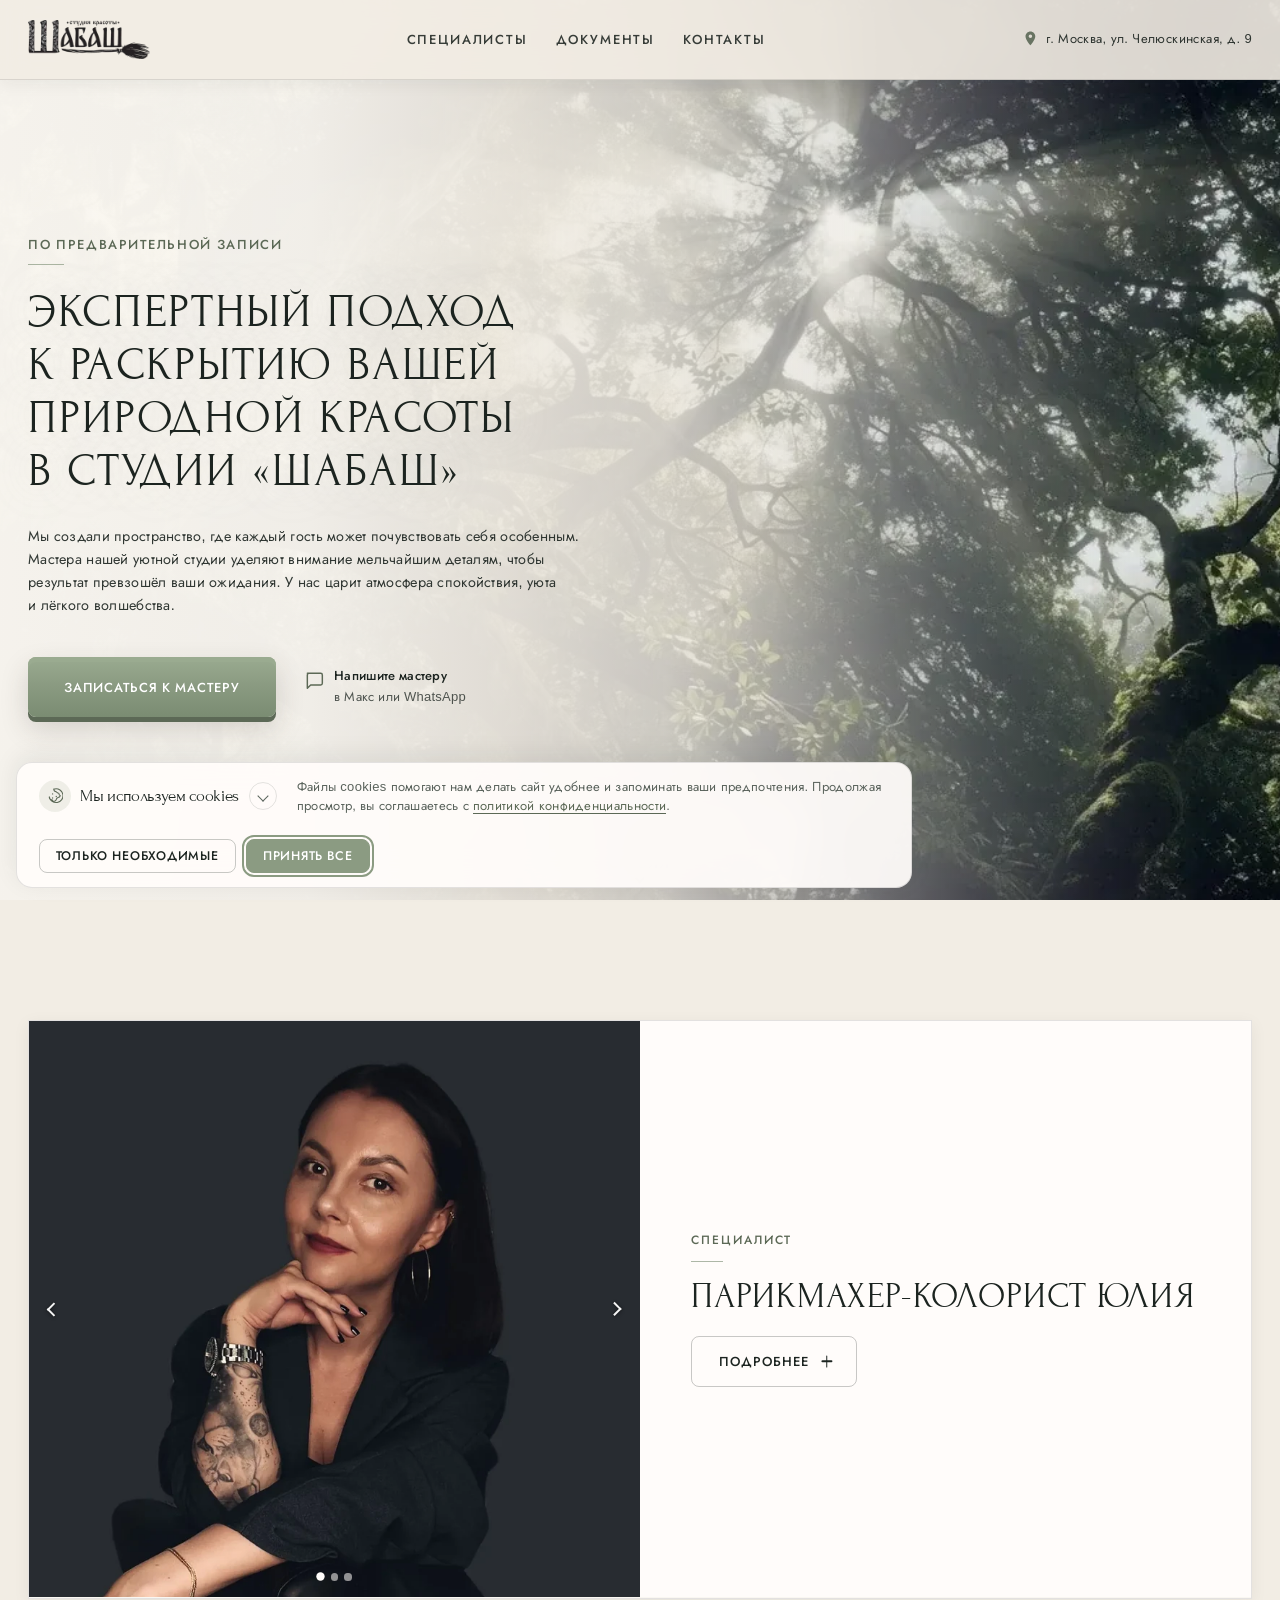
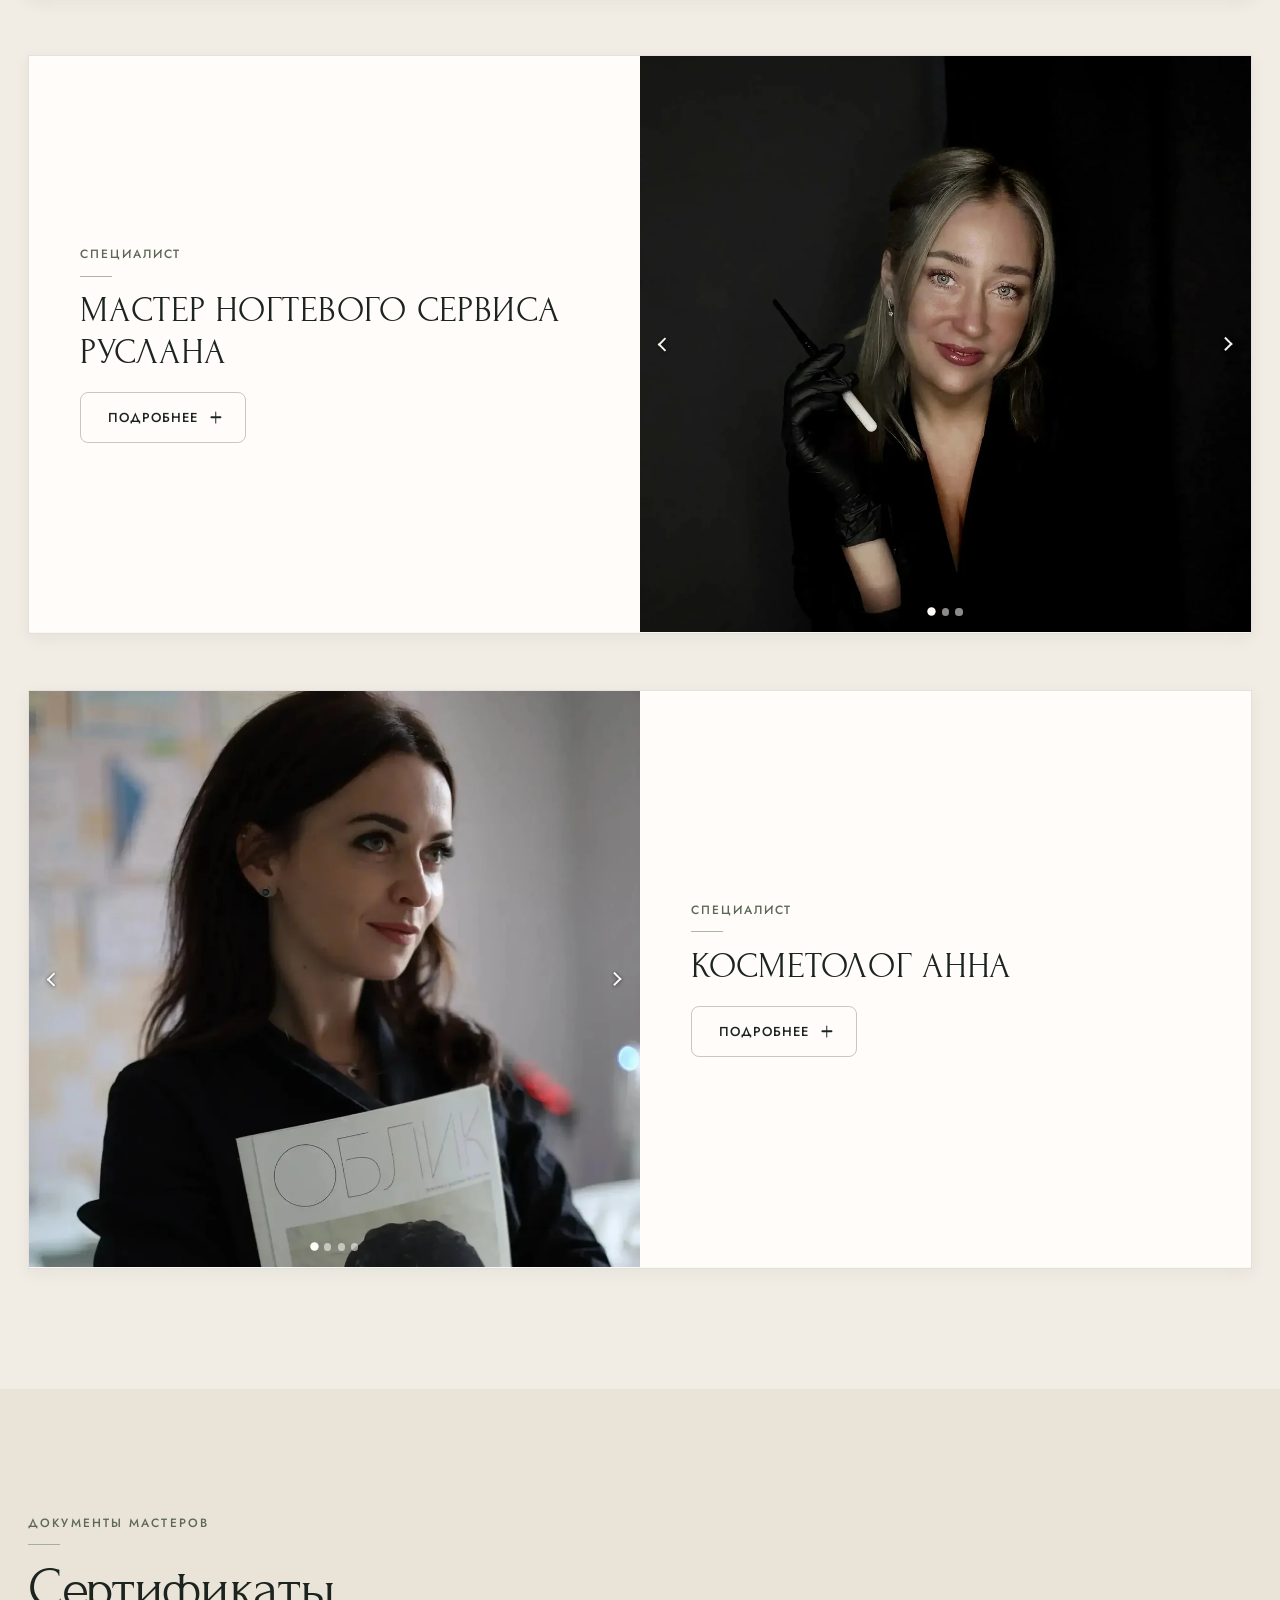
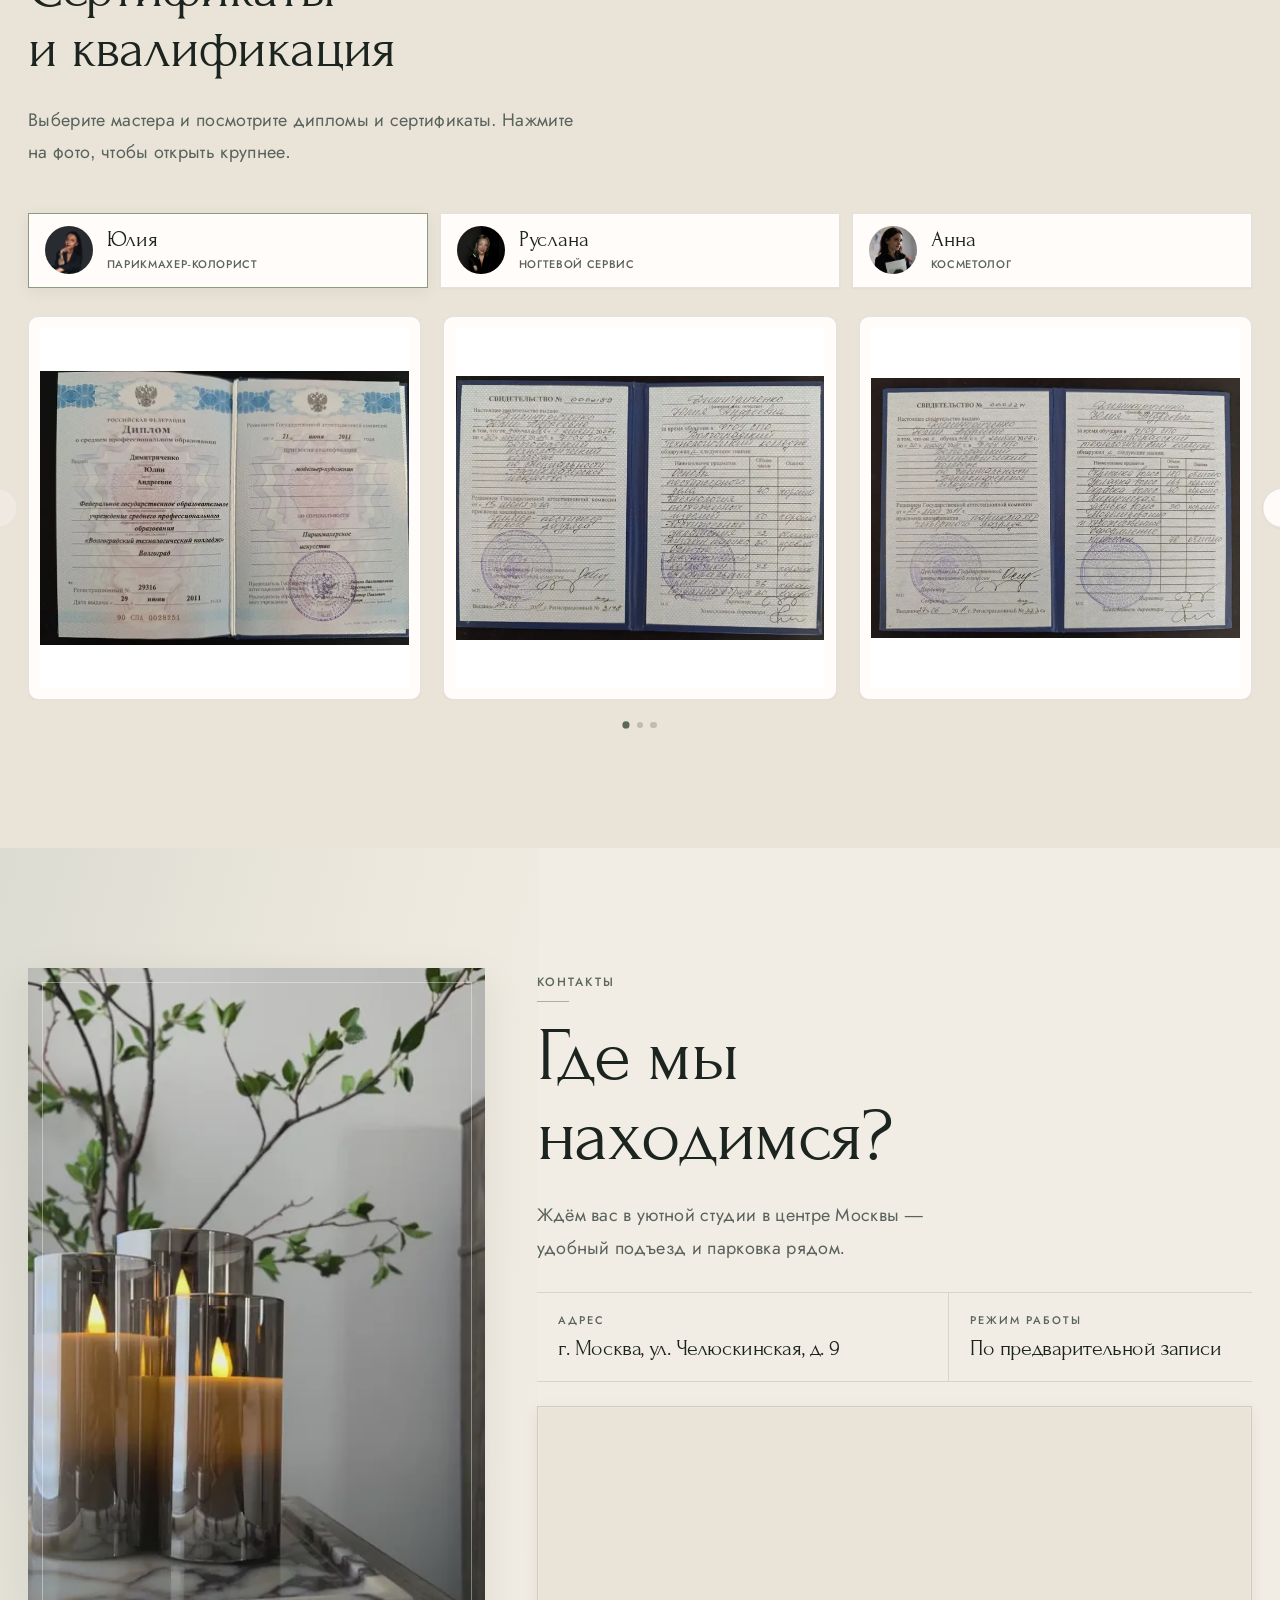
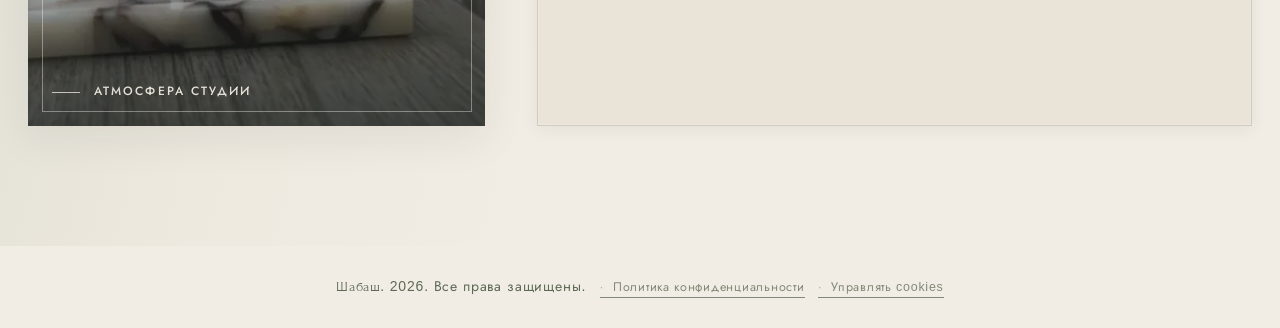
<file: index.html>
<!DOCTYPE html>
<html lang="ru">
<head>
  <meta charset="UTF-8">
  <meta name="viewport" content="width=device-width, initial-scale=1.0">
  <meta name="description" content="Шабаш — премиальная студия красоты в Москве: окрашивание и стрижки, ногтевой сервис, косметология. Только по предварительной записи, ул. Челюскинская, д. 9.">
  <meta name="theme-color" content="#F2EDE4">
  <meta property="og:type" content="website">
  <meta property="og:locale" content="ru_RU">
  <meta property="og:title" content="Шабаш — студия красоты в Москве">
  <meta property="og:description" content="Премиальная студия красоты: колорист, ногтевой сервис и косметология. Только по предварительной записи.">
  <meta property="og:image" content="https://georgii-smirnov.github.io/shabash/img/hero.webp">
  <meta name="twitter:card" content="summary_large_image">
  <title>Шабаш — студия красоты в Москве</title>
  <link rel="icon" type="image/png" sizes="180x180" href="img/favicon.png">
  <link rel="apple-touch-icon" href="img/favicon.png">
<!-- Critical fonts only (Forum cyr+latin for titles, Jost cyr for UI) -->
  <link rel="preload" href="fonts/Forum-cyrillic.woff2" as="font" type="font/woff2" crossorigin>
  <link rel="preload" href="fonts/Forum-latin.woff2" as="font" type="font/woff2" crossorigin>
  <link rel="preload" href="fonts/Jost-cyrillic.woff2" as="font" type="font/woff2" crossorigin>
  <link rel="preload" href="img/hero.webp" as="image" type="image/webp" fetchpriority="high">
  <link rel="dns-prefetch" href="https://maps.yastatic.net">
  <link rel="preconnect" href="https://maps.yastatic.net">





  <!-- Critical CSS inlined (no render-blocking stylesheet request) -->
  <style id="critical-css">@font-face{font-family:"Forum";font-style:normal;font-weight:400;font-display:optional;src:url("fonts/Forum-cyrillic-ext.woff2") format("woff2");unicode-range:U+0460-052F,U+1C80-1C8A,U+20B4,U+2DE0-2DFF,U+A640-A69F,U+FE2E-FE2F;}@font-face{font-family:"Forum";font-style:normal;font-weight:400;font-display:swap;src:url("fonts/Forum-cyrillic.woff2") format("woff2");unicode-range:U+0301,U+0400-045F,U+0490-0491,U+04B0-04B1,U+2116;}@font-face{font-family:"Forum";font-style:normal;font-weight:400;font-display:swap;src:url("fonts/Forum-latin.woff2") format("woff2");unicode-range:U+0000-00FF,U+0131,U+0152-0153,U+02BB-02BC,U+02C6,U+02DA,U+02DC,U+0304,U+0308,U+0329,U+2000-206F,U+20AC,U+2122,U+2191,U+2193,U+2212,U+2215,U+FEFF,U+FFFD;}@font-face{font-family:"Jost";font-style:normal;font-weight:300 600;font-display:swap;src:url("fonts/Jost-cyrillic.woff2") format("woff2");unicode-range:U+0301,U+0400-045F,U+0490-0491,U+04B0-04B1,U+2116;}:root{--color-sage:#8B9B82;--color-sage-dark:#5C6956;--color-sage-hover:var(--color-sage-dark);--color-plaster:#A3AEA0;--color-ink:#1C2420;--color-paper:#F2EDE4;--color-paper-soft:#E9E3D8;--color-stone:#C8C2B8;--color-wood:#3D342C;--color-cream-soft:#FAF7F1;--color-primary:var(--color-sage);--color-primary-hover:var(--color-sage-dark);--color-secondary:var(--color-paper-soft);--color-bg:var(--color-paper);--color-bg-warm:var(--color-paper-soft);--color-bg-soft:var(--color-cream-soft);--color-bg-alt:var(--color-paper-soft);--color-bg-dark:var(--color-ink);--color-card:var(--color-paper-soft);--color-surface:#FFFCFA;--color-text:var(--color-ink);--color-text-muted:#5A635C;--color-text-inverse:var(--color-paper);--color-text-heading:var(--color-ink);--color-border:rgba(28,36,32,0.12);--color-border-strong:rgba(28,36,32,0.24);--color-border-soft:rgba(200,194,184,0.9);--color-focus:var(--color-sage);--color-overlay:rgba(28,36,32,0.48);--font-family-display:"Forum",Georgia,"Times New Roman",serif;--font-family-base:"Jost","Segoe UI",sans-serif;--font-family-ui:"Jost","Segoe UI",sans-serif;--font-size-xs:0.75rem;--font-size-s:0.875rem;--font-size-m:1rem;--font-size-l:1.125rem;--font-size-xl:1.375rem;--font-size-2xl:1.75rem;--font-size-3xl:2.25rem;--font-size-4xl:3rem;--font-size-5xl:clamp(2.75rem,5vw,4rem);--font-size-base:var(--font-size-m);--line-height-tight:1.15;--line-height-snug:1.3;--line-height-base:1.65;--line-height-relaxed:1.8;--letter-spacing-tight:-0.02em;--letter-spacing-normal:0;--letter-spacing-wide:0.06em;--letter-spacing-wider:0.14em;--letter-spacing-label:0.18em;--space-2xs:0.125rem;--space-xs:0.25rem;--space-s:0.5rem;--space-m:1rem;--space-l:1.5rem;--space-xl:2rem;--space-2xl:3rem;--space-3xl:4.5rem;--space-4xl:6rem;--space-5xl:8rem;--section-space:clamp(4.5rem,10vw,7.5rem);--container-width:1360px;--container-wide:1480px;--container-narrow:760px;--header-height:5rem;--gutter:clamp(1.1rem,3vw,1.75rem);--radius-xs:2px;--radius-s:4px;--radius-m:8px;--radius-l:16px;--radius-xl:24px;--radius-pill:999px;--shadow-xs:0 1px 2px rgba(28,36,32,0.04);--shadow-s:0 4px 16px rgba(28,36,32,0.06);--shadow-m:0 12px 40px rgba(28,36,32,0.08);--shadow-l:0 24px 64px rgba(28,36,32,0.12);--shadow-glow:0 8px 32px rgba(139,155,130,0.24);--ease-out:cubic-bezier(0.22,1,0.36,1);--ease-in-out:cubic-bezier(0.65,0,0.35,1);--duration-fast:160ms;--duration-base:280ms;--duration-slow:480ms;--transition:var(--duration-base) var(--ease-out);--transition-slow:var(--duration-slow) var(--ease-out);--z-base:1;--z-header:100;--z-overlay:300;}@media (max-width:1200px){:root{--container-width:1100px;--gutter:1.5rem;}}@media (max-width:1024px){:root{--header-height:4.75rem;--container-width:100%;--gutter:1.35rem;}}@media (max-width:640px){:root{--header-height:4.5rem;--gutter:1rem;}}*,*::before,*::after{box-sizing:border-box;}html{-webkit-text-size-adjust:100%;}body{margin:0;}img,picture,video,canvas,svg{display:block;max-width:100%;height:auto;}input,button,textarea,select{font:inherit;}ul,ol{margin:0;padding:0;list-style:none;}a{text-decoration:none;color:inherit;}button{margin:0;padding:0;border:none;background:none;color:inherit;}h1,h2,h3,h4,h5,h6,p{margin:0;}figure{margin:0;}address{font-style:normal;}html{scroll-behavior:smooth;scroll-padding-top:calc(var(--header-height) + 0.75rem);}body{font-family:var(--font-family-base);font-size:var(--font-size-base);line-height:var(--line-height-base);font-weight:400;letter-spacing:0.02em;color:var(--color-text);background-color:var(--color-bg);-webkit-font-smoothing:antialiased;-moz-osx-font-smoothing:grayscale;text-rendering:optimizeLegibility;}::selection{background-color:rgba(139,155,130,0.28);color:var(--color-ink);}h1,h2,h3,h4,h5,h6,.heading{font-family:var(--font-family-display);font-weight:400;color:var(--color-text-heading);line-height:var(--line-height-tight);letter-spacing:var(--letter-spacing-tight);text-wrap:balance;}h1,.heading--1{font-size:var(--font-size-5xl);line-height:var(--line-height-tight);}h2,.heading--2{font-size:var(--font-size-4xl);}h3,.heading--3{font-size:var(--font-size-3xl);line-height:var(--line-height-snug);}h4,.heading--4{font-size:var(--font-size-2xl);line-height:var(--line-height-snug);}h5,.heading--5{font-size:var(--font-size-xl);line-height:var(--line-height-snug);}:focus-visible{outline:2px solid var(--color-focus);outline-offset:3px;}button{cursor:pointer;}.container{width:100%;max-width:var(--container-width);margin-inline:auto;padding-inline:var(--gutter);}.section{padding-block:var(--section-space);}.visually-hidden{position:absolute;width:1px;height:1px;padding:0;margin:-1px;overflow:hidden;clip:rect(0,0,0,0);white-space:nowrap;border:0;}.skip-link{position:absolute;top:0;left:0;z-index:10000;padding:0.75rem 1.25rem;background:var(--color-ink);color:var(--color-cream-soft);font-family:var(--font-family-ui);font-size:0.875rem;font-weight:500;letter-spacing:0.04em;text-decoration:none;transform:translateY(-120%);transition:transform 0.2s ease;}.skip-link:focus{transform:translateY(0);outline:2px solid var(--color-sage);outline-offset:2px;}@media (max-width:1024px){.section{padding-block:clamp(3.5rem,7vw,5.5rem);}}.header{position:fixed;top:0;left:0;right:0;z-index:var(--z-header);height:var(--header-height);display:flex;align-items:center;justify-content:center;background-color:rgba(242,237,228,0.96);border-bottom:1px solid var(--color-border);box-shadow:var(--shadow-s);transform:translateZ(0);}@media (min-width:1025px){.header{background-color:rgba(242,237,228,0.9);backdrop-filter:blur(14px);-webkit-backdrop-filter:blur(14px);}}.header__inner{position:relative;z-index:1;display:grid;grid-template-columns:auto minmax(0,1fr) auto;align-items:center;column-gap:1.5rem;width:100%;max-width:var(--container-width);margin-inline:auto;padding-inline:var(--gutter);min-height:var(--header-height);}.header__logo{display:inline-flex;align-items:center;justify-self:start;line-height:0;transition:opacity 0.25s ease;}.header__logo:hover{opacity:0.8;}.header__logo-img{display:block;width:auto;max-width:min(150px,46vw);height:auto;max-height:2.5rem;object-fit:contain;}.header__nav{justify-self:center;min-width:0;}.header__nav-list{display:flex;flex-wrap:wrap;align-items:center;justify-content:center;gap:0.15rem 1.75rem;}.header__nav-link{position:relative;display:inline-block;padding:0.35rem 0;font-family:var(--font-family-ui);font-size:0.8125rem;font-weight:500;letter-spacing:0.14em;text-transform:uppercase;text-decoration:none;color:var(--color-ink);opacity:0.88;transition:color 0.3s ease,opacity 0.3s ease;}.header__nav-link::after{content:"";position:absolute;left:0;right:0;bottom:0.1rem;height:1px;background:currentColor;transform:scaleX(0);transform-origin:left center;transition:transform 0.35s var(--ease-out,cubic-bezier(0.22,1,0.36,1));opacity:0.55;}.header__nav-link:hover{color:var(--color-sage-dark);opacity:1;}.header__nav-link:hover::after{transform:scaleX(1);}.header__nav-link:focus-visible{outline:2px solid var(--color-sage);outline-offset:4px;}.header__actions{display:flex;align-items:center;justify-content:flex-end;justify-self:end;gap:0.85rem;min-width:0;}.header__address{display:inline-flex;align-items:center;gap:0.45rem;max-width:none;font-family:var(--font-family-ui);font-size:0.8125rem;font-weight:400;letter-spacing:0.03em;line-height:1.25;color:var(--color-ink);text-decoration:none;white-space:nowrap;opacity:0.9;transition:color 0.35s ease,opacity 0.35s ease;}.header__address span{white-space:nowrap;}.header__address:hover{color:var(--color-sage-dark);opacity:1;}.header__icon{flex-shrink:0;display:block;width:1.05rem;height:1.05rem;margin-top:-0.12rem;color:var(--color-sage-dark);}@media (max-width:1024px){.header__inner{grid-template-columns:auto 1fr auto;column-gap:0.75rem;}.header__nav{display:none;}.header__logo{justify-self:start;}.header__actions{gap:0.45rem;}.header__address span{font-size:0.78rem;}.header__icon{width:1rem;height:1rem;}.header__logo-img{max-height:2.4rem;}.burger{width:2.75rem;height:2.75rem;}}@media (min-width:1025px) and (max-width:1200px){.header__inner{column-gap:1rem;}.header__actions{gap:0.65rem;}.header__address{max-width:none;}.header__address span{font-size:0.78rem;}.header__nav-list{gap:0.1rem 1.15rem;}.header__nav-link{font-size:0.75rem;letter-spacing:0.11em;}}@media (max-width:768px){.header__address{display:none;}.header__inner{grid-template-columns:auto 1fr;column-gap:0.5rem;}.header__actions{gap:0.15rem;justify-self:end;}}@media (max-width:640px){.header{height:4.5rem;}.header__inner{min-height:4.5rem;height:100%;padding-inline:1rem;column-gap:0.5rem;}.header__logo-img{max-width:min(160px,48vw);max-height:2.85rem;}.header__actions{gap:0.1rem;}.burger{width:2.4rem;height:2.4rem;}}@media (max-width:400px){.header__logo-img{max-width:min(120px,36vw);max-height:2.4rem;}}.burger{display:none;position:relative;z-index:1;flex-shrink:0;align-items:center;justify-content:center;width:2.75rem;height:2.75rem;margin:0;padding:0;border:0;border-radius:var(--radius-m);background:transparent;color:var(--color-ink);cursor:pointer;-webkit-tap-highlight-color:transparent;}.burger__line{position:absolute;left:50%;width:1.35rem;height:1.5px;margin-left:-0.675rem;border-radius:1px;background:currentColor;transition:transform 0.4s cubic-bezier(0.22,1,0.36,1),opacity 0.25s ease,top 0.4s cubic-bezier(0.22,1,0.36,1);}.burger__line:nth-child(1){top:calc(50% - 6px);}.burger__line:nth-child(2){top:50%;}.burger__line:nth-child(3){top:calc(50% + 6px);}.burger[aria-expanded="true"] .burger__line:nth-child(1){top:50%;transform:rotate(45deg);}.burger[aria-expanded="true"] .burger__line:nth-child(2){opacity:0;transform:scaleX(0);}.burger[aria-expanded="true"] .burger__line:nth-child(3){top:50%;transform:rotate(-45deg);}.burger:focus-visible{outline:2px solid var(--color-sage);outline-offset:3px;}.burger:focus:not(:focus-visible){outline:none;}.menu-overlay{position:fixed;inset:0;z-index:var(--z-overlay);background:rgba(28,36,32,0.42);opacity:0;visibility:hidden;pointer-events:none;transition:opacity 0.35s ease,visibility 0.35s ease;}.menu-overlay.is-open{opacity:1;visibility:visible;pointer-events:auto;}.menu{position:fixed;top:0;right:0;z-index:calc(var(--z-overlay) + 10);display:flex;flex-direction:column;width:min(20.5rem,88vw);height:100%;height:100dvh;padding:1.35rem 1.35rem 1.75rem 1.5rem;background:var(--color-paper);box-shadow:-12px 0 40px rgba(28,36,32,0.12);transform:translateX(100%);visibility:hidden;transition:transform 0.4s cubic-bezier(0.22,1,0.36,1),visibility 0.4s;will-change:transform;}.menu.is-open{transform:translateX(0);visibility:visible;}.menu__title{margin:0 0 2rem;padding:0.35rem 3.25rem 1rem 0;border-bottom:1px solid rgba(28,36,32,0.1);font-family:var(--font-family-display);font-size:1.35rem;font-weight:400;letter-spacing:0.06em;text-transform:uppercase;color:var(--color-ink);}.menu__nav{margin-top:0.25rem;}.menu__nav-list{display:flex;flex-direction:column;gap:0.15rem;}.menu__nav-link{display:block;padding:0.75rem 0;font-family:var(--font-family-display);font-size:1.5rem;letter-spacing:0.04em;line-height:1.2;color:var(--color-ink);text-decoration:none;border-bottom:1px solid rgba(28,36,32,0.08);transition:color 0.3s ease,padding-left 0.3s ease;}.menu__nav-link:hover{color:var(--color-sage-dark);padding-left:0.35rem;}.menu__nav-link:focus-visible{outline:2px solid var(--color-sage);outline-offset:3px;}.menu__contacts{display:flex;flex-direction:column;gap:0.75rem;margin-top:auto;padding-top:1.25rem;border-top:1px solid rgba(28,36,32,0.1);font-style:normal;}.menu__hours{margin:0;font-family:var(--font-family-ui);font-size:0.75rem;font-weight:500;letter-spacing:0.1em;text-transform:uppercase;color:var(--color-sage-dark);}.menu__contact{font-family:var(--font-family-ui);font-size:1rem;line-height:1.45;color:var(--color-ink);text-decoration:none;opacity:0.9;transition:color 0.3s ease,opacity 0.3s ease;}.menu__contact:hover{color:var(--color-sage-dark);opacity:1;}body.is-menu-open{overflow:hidden;}body.is-menu-open .header{z-index:calc(var(--z-overlay) + 20);background-color:transparent !important;border-bottom-color:transparent !important;box-shadow:none !important;backdrop-filter:none !important;-webkit-backdrop-filter:none !important;pointer-events:none;}body.is-menu-open .header__inner{pointer-events:none;}body.is-menu-open .burger{pointer-events:auto;}body.is-menu-open .header__address,body.is-menu-open .header__logo,body.is-menu-open .header__nav{opacity:0 !important;visibility:hidden !important;pointer-events:none !important;}@media (max-width:1024px){.burger{display:inline-flex;}.menu{width:min(22rem,72vw);padding:1.75rem 1.75rem 2rem;}.menu__title{font-size:1.5rem;}.menu__nav-link{font-size:1.65rem;}.menu__contact{font-size:1.05rem;}}@media (max-width:640px){.menu{width:min(20.5rem,88vw);padding:1.35rem 1.35rem 1.75rem 1.5rem;}.menu__title{font-size:1.35rem;}.menu__nav-link{font-size:1.4rem;}.menu__contact{font-size:1rem;}}@media (prefers-reduced-motion:reduce){.burger__line,.menu,.menu-overlay{transition:none;}}.hero{position:relative;isolation:isolate;display:flex;align-items:center;min-height:100vh;min-height:100svh;color:var(--color-ink);background-color:var(--color-paper);overflow:hidden;}.hero__bg{position:absolute;inset:0;z-index:0;}.hero__photo{width:100%;height:100%;object-fit:cover;object-position:center center;transform:scale(1.02);backface-visibility:hidden;}.hero__overlay{position:absolute;inset:0;z-index:1;background:linear-gradient( 90deg,rgba(250,247,241,0.98) 0%,rgba(250,247,241,0.96) 24%,rgba(242,237,228,0.92) 40%,rgba(242,237,228,0.82) 52%,rgba(242,237,228,0.55) 64%,rgba(242,237,228,0.28) 76%,rgba(242,237,228,0.1) 86%,transparent 94% );}.hero__sparkles{position:absolute;inset:0;z-index:1;overflow:hidden;pointer-events:none;}.hero__sparkle{position:absolute;width:5px;height:5px;border-radius:50%;background:rgba(255,252,250,1);box-shadow:0 0 6px 2px rgba(255,252,250,0.85),0 0 16px 4px rgba(255,240,210,0.55),0 0 28px 8px rgba(232,220,190,0.28);opacity:0;transform:scale(0.55);animation:hero-sparkle-twinkle 4.2s ease-in-out infinite;}.hero__sparkle--star{width:7px;height:7px;background:rgba(255,252,250,1);box-shadow:0 0 8px 2px rgba(255,252,250,0.95),0 0 20px 6px rgba(255,240,210,0.65),0 0 36px 10px rgba(232,220,190,0.35);}.hero__sparkle--star::before,.hero__sparkle--star::after{content:"";position:absolute;top:50%;left:50%;background:rgba(255,252,250,0.95);border-radius:1px;transform:translate(-50%,-50%);pointer-events:none;}.hero__sparkle--star::before{width:2px;height:22px;box-shadow:0 0 8px 1px rgba(255,252,250,0.7);}.hero__sparkle--star::after{width:22px;height:2px;box-shadow:0 0 8px 1px rgba(255,252,250,0.7);}.hero__sparkle:nth-child(1){top:14%;left:58%;width:4px;height:4px;animation-duration:3.8s;animation-delay:0s;}.hero__sparkle:nth-child(2){top:22%;left:72%;width:6px;height:6px;animation-duration:4.6s;animation-delay:0.5s;}.hero__sparkle:nth-child(3){top:31%;left:84%;width:4px;height:4px;animation-duration:3.4s;animation-delay:1.1s;}.hero__sparkle:nth-child(4){top:18%;left:91%;animation-duration:5s;animation-delay:0.2s;}.hero__sparkle:nth-child(5){top:42%;left:63%;width:5px;height:5px;animation-duration:4.2s;animation-delay:1.6s;}.hero__sparkle:nth-child(6){top:48%;left:78%;width:6px;height:6px;animation-duration:4.8s;animation-delay:0.9s;}.hero__sparkle:nth-child(7){top:55%;left:88%;animation-duration:3.9s;animation-delay:2.2s;}.hero__sparkle:nth-child(8){top:64%;left:68%;width:4px;height:4px;animation-duration:5.2s;animation-delay:0.4s;}.hero__sparkle:nth-child(9){top:70%;left:81%;width:5px;height:5px;animation-duration:3.6s;animation-delay:1.4s;}.hero__sparkle:nth-child(10){top:78%;left:74%;width:4px;height:4px;animation-duration:4.5s;animation-delay:2.6s;}.hero__sparkle:nth-child(11){top:36%;left:70%;animation-duration:5.4s;animation-delay:1.2s;}.hero__sparkle:nth-child(12){top:58%;left:94%;width:5px;height:5px;animation-duration:4s;animation-delay:1.9s;}@keyframes hero-sparkle-twinkle{0%,100%{opacity:0.12;transform:scale(0.55) translateY(0);}15%{opacity:0.55;transform:scale(0.85) translateY(-1px);}38%{opacity:1;transform:scale(1.15) translateY(-3px);}55%{opacity:0.75;transform:scale(0.95) translateY(-2px);}78%{opacity:0.25;transform:scale(0.65) translateY(0);}}@media (prefers-reduced-motion:reduce){.hero__sparkle{animation:none;opacity:0.55;transform:scale(0.95);}.hero__sparkle:nth-child(n + 7){display:none;}}.hero__inner{position:relative;z-index:2;width:100%;padding-top:calc(var(--header-height) + 2rem);padding-bottom:4rem;}.hero__content{max-width:min(72rem,90vw);width:100%;}.hero__badge{display:inline-block;margin:0 0 1.25rem;padding:0;border:0;background:none;box-shadow:none;font-family:var(--font-family-ui);font-size:0.8125rem;font-weight:500;letter-spacing:0.12em;text-transform:uppercase;line-height:1.3;color:var(--color-sage-dark);white-space:nowrap;}.hero__badge::after{content:"";display:block;width:2.25rem;height:1px;margin-top:0.65rem;background:var(--color-sage);opacity:0.7;}.hero__title{margin:0 0 1.75rem;max-width:10.5em;width:auto;font-family:var(--font-family-display);font-weight:400;font-size:clamp(2rem,3.7vw,3.5rem);line-height:1.12;letter-spacing:0.04em;text-transform:uppercase;text-wrap:wrap;color:var(--color-ink);text-shadow:0 1px 0 rgba(242,237,228,0.45),0 0 40px rgba(242,237,228,0.35);}.hero__text{margin:0 0 2.5rem;max-width:min(36rem,100%);width:100%;font-family:var(--font-family-ui);font-weight:400;font-size:clamp(0.9rem,1.1vw,1.05rem);line-height:1.6;letter-spacing:0.02em;color:var(--color-ink);opacity:0.9;}.hero__buttons{display:flex;flex-wrap:wrap;align-items:center;gap:1.5rem 1.75rem;}.hero__btn{position:relative;display:inline-flex;align-items:center;justify-content:center;min-height:3.75rem;padding:1.05rem 2.25rem;border:0;border-radius:var(--radius-m);background:linear-gradient( 180deg,#9aab90 0%,var(--color-sage) 45%,#7a8c72 100% );color:#ffffff;font-family:var(--font-family-ui);font-size:0.8125rem;font-weight:500;letter-spacing:0.06em;text-transform:uppercase;text-decoration:none;line-height:1.2;overflow:hidden;box-shadow:inset 0 5px 0 #9aab90,0 5px 0 #5c6956,0 12px 28px rgba(61,52,44,0.18);transition:filter 0.25s ease;}.hero__btn:link,.hero__btn:visited,.hero__btn:hover,.hero__btn:active{color:#ffffff;}.hero__btn::after{content:"";position:absolute;top:0;left:-60%;width:45%;height:100%;background:linear-gradient( 100deg,transparent 0%,rgba(255,255,255,0.08) 35%,rgba(255,255,255,0.45) 50%,rgba(255,255,255,0.08) 65%,transparent 100% );transform:skewX(-20deg);animation:hero-btn-shine 5s ease-in-out infinite;pointer-events:none;z-index:2;}@keyframes hero-btn-shine{0%{left:-60%;opacity:0;}8%{opacity:1;}35%{left:120%;opacity:1;}36%,100%{left:120%;opacity:0;}}.hero__btn span{position:relative;z-index:1;color:#ffffff;}.hero__btn:hover{filter:brightness(0.88);color:#ffffff;}.hero__btn:hover::after{animation-duration:4s;}.hero__btn:active{filter:brightness(0.8);color:#ffffff;}.hero__btn:focus-visible{outline:2px solid var(--color-sage-dark);outline-offset:3px;}@media (prefers-reduced-motion:reduce){.hero__btn::after{animation:none;display:none;}}.hero__note{display:flex;align-items:flex-start;gap:0.65rem;max-width:12rem;color:var(--color-ink);}.hero__note-icon{flex-shrink:0;width:1.25rem;height:1.25rem;margin-top:0.15rem;color:var(--color-sage-dark);}.hero__note p{margin:0;font-family:var(--font-family-ui);font-size:0.8125rem;line-height:1.45;letter-spacing:0.02em;}.hero__note strong{display:block;font-weight:500;}.hero__note span{display:block;margin-top:0.15rem;opacity:0.75;}.hero__scroll{position:absolute;left:50%;bottom:1.1rem;z-index:3;display:flex;flex-direction:column;align-items:center;gap:0.35rem;width:4.5rem;transform:translateX(-50%);color:var(--color-sage);text-decoration:none;opacity:1;transition:color 0.25s ease;}.hero__scroll:hover{color:var(--color-sage-dark);}.hero__scroll-mouse{position:relative;width:1.3rem;height:2.05rem;border:2px solid currentColor;border-radius:var(--radius-pill);}.hero__scroll-wheel{position:absolute;top:0.35rem;left:50%;width:0.22rem;height:0.38rem;border-radius:999px;background:currentColor;transform:translateX(-50%);animation:hero-scroll-wheel 1.8s ease-in-out infinite;}.hero__scroll-label{display:block;width:100%;font-family:var(--font-family-ui);font-size:0.75rem;font-weight:600;letter-spacing:0.14em;text-align:center;text-transform:uppercase;line-height:1;color:var(--color-sage);}.hero__scroll-chevron{display:block;width:0.45rem;height:0.45rem;margin:0 auto;border-right:2px solid currentColor;border-bottom:2px solid currentColor;transform:rotate(45deg);transform-origin:50% 50%;animation:hero-scroll-chevron 1.8s ease-in-out infinite;}@keyframes hero-scroll-wheel{0%{opacity:1;transform:translateX(-50%) translateY(0);}60%{opacity:0;transform:translateX(-50%) translateY(0.5rem);}100%{opacity:0;transform:translateX(-50%) translateY(0.5rem);}}@keyframes hero-scroll-chevron{0%,100%{opacity:0.4;transform:rotate(45deg) translate(0,0);}50%{opacity:1;transform:rotate(45deg) translate(0.1rem,0.1rem);}}@media (prefers-reduced-motion:reduce){.hero__scroll-wheel,.hero__scroll-chevron{animation:none;}}@media (max-width:1200px){.hero__content{max-width:min(62rem,85vw);}.hero__title{font-size:clamp(1.9rem,3.7vw,3.5rem);}.hero__text{font-size:clamp(0.9rem,1.15vw,1.05rem);max-width:min(34rem,100%);}}@media (max-width:1024px){.hero{align-items:center;min-height:100vh;min-height:100svh;}.hero__photo{object-position:70% center;transform:scale(1.02);}.hero__sparkle:nth-child(1){left:64%;}.hero__sparkle:nth-child(2){left:76%;}.hero__sparkle:nth-child(3){left:86%;}.hero__sparkle:nth-child(5){left:68%;}.hero__sparkle:nth-child(8){left:72%;}.hero__sparkle:nth-child(11){left:74%;}.hero__overlay{background:linear-gradient( 90deg,rgba(250,247,241,0.98) 0%,rgba(250,247,241,0.96) 28%,rgba(242,237,228,0.92) 42%,rgba(242,237,228,0.78) 55%,rgba(242,237,228,0.5) 65%,rgba(242,237,228,0.22) 75%,rgba(242,237,228,0.08) 85%,transparent 92% );}.hero__inner{display:flex;flex-direction:column;justify-content:center;min-height:100vh;min-height:100svh;padding-top:calc(var(--header-height) + 1.5rem);padding-bottom:5rem;}.hero__content{max-width:min(68rem,88%);width:100%;}.hero__badge{margin-bottom:1.5rem;font-size:1.05rem;letter-spacing:0.12em;}.hero__title{font-size:clamp(2.95rem,5.5vw,4.3rem);line-height:1.08;letter-spacing:0.03em;margin-bottom:1.65rem;max-width:10.5em;}.hero__text{margin-bottom:2.5rem;max-width:none;max-width:min(34rem,92%);font-size:clamp(0.95rem,1.5vw,1.1rem);line-height:1.6;}.hero__buttons{gap:1.6rem 2.1rem;}.hero__btn{min-height:4.5rem;padding:1.25rem 2.5rem;font-size:1.05rem;}.hero__note{max-width:18rem;}.hero__note-icon{width:1.2rem;height:1.2rem;}.hero__note p{font-size:1.1rem;}.hero__scroll{bottom:1.35rem;}.hero__scroll-label{font-size:0.8rem;}}@media (min-width:901px) and (max-width:1024px){.hero__content{max-width:min(72rem,90%);width:100%;}.hero__badge{font-size:1.1rem;}.hero__title{font-size:4.1rem;margin-bottom:1.75rem;max-width:10.5em;}.hero__text{font-size:1.05rem;max-width:min(34rem,90%);}.hero__btn{min-height:4.75rem;font-size:1.1rem;padding:1.3rem 2.75rem;}.hero__note p{font-size:1.15rem;}}@media (min-width:768px) and (max-width:900px){.hero__content{max-width:min(64rem,90%);width:100%;}.hero__badge{font-size:1rem;}.hero__title{font-size:clamp(2.75rem,5.8vw,3.7rem);}.hero__text{font-size:1rem;max-width:min(32rem,92%);}.hero__btn{min-height:4.35rem;font-size:1rem;padding:1.2rem 2.35rem;}.hero__note p{font-size:1.05rem;}.hero__overlay{background:linear-gradient( 90deg,rgba(250,247,241,0.98) 0%,rgba(250,247,241,0.96) 30%,rgba(242,237,228,0.93) 45%,rgba(242,237,228,0.8) 58%,rgba(242,237,228,0.48) 70%,rgba(242,237,228,0.18) 82%,transparent 92% );}}@media (max-width:767px){.hero__photo{filter:brightness(0.72);}.hero__overlay{background:linear-gradient( 160deg,rgba(250,247,241,0.94) 0%,rgba(242,237,228,0.88) 32%,rgba(242,237,228,0.8) 55%,rgba(242,237,228,0.84) 100% );}.hero__inner{justify-content:flex-end;padding-bottom:5.5rem;}.hero__content{max-width:100%;}.hero__title{font-size:clamp(1.8rem,4.5vw,2.5rem);max-width:none;width:100%;}}@media (max-width:640px){.hero{min-height:100vh;min-height:100svh;height:100svh;max-height:100svh;}.hero__badge{color:var(--color-ink);}.hero__badge::after{background:var(--color-ink);opacity:0.55;}.hero__photo{object-position:78% 40%;transform:none;filter:brightness(0.58);}.hero__sparkles{opacity:0.55;}.hero__sparkle:nth-child(n + 7){display:none;}.hero__sparkle:nth-child(1){top:12%;left:62%;}.hero__sparkle:nth-child(2){top:20%;left:78%;}.hero__sparkle:nth-child(3){top:28%;left:88%;}.hero__sparkle:nth-child(4){top:16%;left:92%;}.hero__sparkle:nth-child(5){top:34%;left:70%;}.hero__sparkle:nth-child(6){top:24%;left:54%;}.hero__overlay{background:linear-gradient( 180deg,rgba(250,247,241,0.68) 0%,rgba(250,247,241,0.4) 12%,rgba(242,237,228,0.48) 30%,rgba(250,247,241,0.86) 48%,rgba(250,247,241,0.94) 62%,rgba(250,247,241,0.97) 80%,rgba(250,247,241,0.98) 100% );}.hero__inner{min-height:0;height:100%;justify-content:flex-end;padding-top:calc(var(--header-height) + 0.5rem);padding-bottom:5.5rem;}.hero__content{width:100%;padding-top:1rem;}.hero__title{font-size:clamp(1.7rem,7.5vw,2.15rem);line-height:1.14;letter-spacing:0.02em;margin-bottom:1rem;max-width:none;width:100%;color:var(--color-ink);text-shadow:0 1px 12px rgba(250,247,241,0.85);}.hero__text{margin-bottom:1.5rem;max-width:100%;font-size:0.95rem;line-height:1.55;letter-spacing:0.02em;color:var(--color-ink);opacity:0.92;}.hero__text br{display:none;}.hero__buttons{flex-direction:column;align-items:stretch;gap:0.85rem;}.hero__btn{width:100%;min-height:3.35rem;padding:0.95rem 1.25rem;border-radius:var(--radius-m);font-size:0.75rem;letter-spacing:0.04em;box-shadow:inset 0 4px 0 #9aab90,0 4px 0 #5c6956,0 10px 22px rgba(61,52,44,0.16);}.hero__btn span{text-align:center;white-space:normal;}.hero__note{display:flex;flex-direction:row;align-items:center;justify-content:flex-start;gap:0.45rem;width:100%;max-width:none;margin:0.15rem 0 0;padding:0;text-align:left;}.hero__note-icon{flex-shrink:0;width:1rem;height:1rem;margin:0;padding:0;border-radius:0;background:none;color:var(--color-sage-dark);}.hero__note p{display:block;margin:0;font-size:0.78rem;line-height:1.3;letter-spacing:0.02em;color:var(--color-ink);}.hero__note strong{display:inline;font-weight:500;}.hero__note span{display:inline;margin:0;opacity:0.72;}.hero__note span::before{content:" · ";opacity:0.55;}.hero__scroll{bottom:0.9rem;}}@media (max-width:380px){.hero__title{font-size:1.55rem;letter-spacing:0.015em;max-width:none;width:100%;}.hero__btn{font-size:0.68rem;min-height:2.9rem;padding-inline:0.9rem;}}@media (max-width:430px) and (max-height:740px){.hero__inner{padding-top:calc(var(--header-height) + 0.25rem);padding-bottom:5.25rem;}.hero__content{padding-top:0.35rem;margin-bottom:0.5rem;}.hero__badge{margin-bottom:0.65rem;font-size:0.7rem;letter-spacing:0.1em;}.hero__badge::after{width:1.75rem;margin-top:0.4rem;}.hero__title{font-size:clamp(1.35rem,6vw,1.6rem);line-height:1.12;margin-bottom:0.65rem;letter-spacing:0.015em;max-width:none;width:100%;}.hero__text{margin-bottom:0.9rem;font-size:0.82rem;line-height:1.4;}.hero__buttons{gap:0.55rem;}.hero__btn{min-height:2.75rem;padding:0.75rem 1rem;font-size:0.68rem;letter-spacing:0.03em;box-shadow:inset 0 3px 0 #9aab90,0 3px 0 #5c6956,0 8px 16px rgba(61,52,44,0.14);}.hero__note{gap:0.35rem;margin-top:0;justify-content:flex-start;text-align:left;}.hero__note-icon{width:0.85rem;height:0.85rem;}.hero__note p{font-size:0.68rem;}.hero__scroll{bottom:0.45rem;gap:0.2rem;width:3.5rem;}.hero__scroll-mouse{width:1rem;height:1.55rem;border-width:1.5px;}.hero__scroll-wheel{top:0.25rem;width:0.16rem;height:0.28rem;}.hero__scroll-label{font-size:0.6rem;letter-spacing:0.1em;}.hero__scroll-chevron{width:0.35rem;height:0.35rem;}}@media (max-width:380px) and (max-height:600px){.hero__inner{padding-bottom:4.5rem;}.hero__title{font-size:1.28rem;margin-bottom:0.5rem;max-width:none;width:100%;}.hero__text{margin-bottom:0.7rem;font-size:0.78rem;line-height:1.35;display:-webkit-box;-webkit-line-clamp:3;-webkit-box-orient:vertical;overflow:hidden;}.hero__btn{min-height:2.55rem;padding:0.65rem 0.85rem;font-size:0.64rem;}.hero__scroll{bottom:0.3rem;}.hero__scroll-label{font-size:0.55rem;}}.specialist{--specialist-layout-height:36rem;--specialist-panel-pad-x:clamp(1.35rem,2.8vw,2.25rem);--specialist-panel-pad-y:clamp(1.5rem,3vw,2.25rem);--specialist-col-left:minmax(0,1fr);--specialist-col-right:minmax(0,1fr);background-color:var(--color-paper);color:var(--color-ink);}.specialist__list{display:flex;flex-direction:column;align-items:stretch;gap:clamp(2rem,4.5vw,3.5rem);width:100%;}.specialist__card{display:flex;flex-direction:column;gap:0;width:100%;max-width:100%;margin:0;border:1px solid transparent;border-radius:0;background:transparent;box-shadow:none;overflow:hidden;transition:background-color 2.2s ease 0.35s,border-color 2.2s ease 0.35s,box-shadow 2.2s ease 0.4s;}.specialist__card.is-inview{background:var(--color-surface);border-color:var(--color-border);box-shadow:var(--shadow-s);}.specialist__layout{display:grid;grid-template-columns:var(--specialist-col-left) var(--specialist-col-right);gap:0;align-items:stretch;width:100%;height:var(--specialist-layout-height);min-height:var(--specialist-layout-height);max-height:var(--specialist-layout-height);}.specialist__card--reverse .specialist__layout > .specialist__media{order:2;}.specialist__card--reverse .specialist__intro{order:1;}.specialist__layout > .specialist__media,.specialist__intro{opacity:0;transition:opacity 1.6s ease,transform 1.85s cubic-bezier(0.16,1,0.3,1);}.specialist__layout > .specialist__media{transform:translate3d(-5.5rem,0,0);}.specialist__intro{transform:translate3d(5.5rem,0,0);}.specialist__card--reverse .specialist__layout > .specialist__media{transform:translate3d(5.5rem,0,0);}.specialist__card--reverse .specialist__intro{transform:translate3d(-5.5rem,0,0);}.specialist__card.is-inview .specialist__layout > .specialist__media,.specialist__card.is-inview .specialist__intro{opacity:1;transform:translate3d(0,0,0);}.specialist__card.is-inview .specialist__intro{transition-delay:0.22s;}.specialist__card--reverse.is-inview .specialist__layout > .specialist__media{transition-delay:0.22s;}.specialist__card--reverse.is-inview .specialist__intro{transition-delay:0s;}.specialist__media{position:relative;min-height:0;max-height:none;height:100%;background:var(--color-paper-soft);overflow:hidden;border-radius:0;}.specialist__layout > .specialist__media{height:100%;min-height:0;max-height:none;}.specialist__photo{display:block;width:100%;height:100%;min-height:0;max-height:none;object-fit:cover;object-position:center 48%;border-radius:0;}.specialist__layout > .specialist__media .specialist__photo{position:absolute;inset:0;width:100%;height:100%;object-fit:cover;object-position:center 48%;}.specialist__layout > .specialist__media .specialist__swiper{position:absolute;inset:0;width:100%;height:100%;margin:0;overflow:hidden;}.specialist__layout > .specialist__media .swiper-wrapper{height:100%;}.specialist__layout > .specialist__media .swiper-slide{position:relative;height:100%;overflow:hidden;}.specialist__intro{container-type:inline-size;container-name:specialist-intro;display:flex;flex-direction:column;justify-content:center;height:100%;min-height:0;min-width:0;padding:clamp(2rem,4vw,3.5rem) clamp(1.75rem,4vw,3.25rem);}.specialist__label{margin:0 0 0.85rem;font-family:var(--font-family-ui);font-size:0.75rem;font-weight:500;letter-spacing:0.16em;text-transform:uppercase;color:var(--color-sage-dark);}.specialist__label::after{content:"";display:block;width:2rem;height:1px;margin-top:0.65rem;background:var(--color-sage);opacity:0.7;}.specialist__title{margin:0 0 1.15rem;font-family:var(--font-family-display);font-weight:400;font-size:clamp(1.65rem,100cqi / 14,3.15rem);line-height:1.15;letter-spacing:0.02em;text-transform:uppercase;text-wrap:wrap;color:var(--color-ink);}.specialist__lead{margin:0 0 2rem;max-width:28rem;font-family:var(--font-family-ui);font-size:clamp(1rem,1.2vw,1.125rem);line-height:1.65;letter-spacing:0.02em;color:var(--color-text-muted);}.specialist__role{margin:-0.5rem 0 1.15rem;font-family:var(--font-family-ui);font-size:0.875rem;font-weight:500;letter-spacing:0.12em;text-transform:uppercase;color:var(--color-sage-dark);}.specialist__toggle{align-self:flex-start;display:inline-flex;align-items:center;gap:0.75rem;min-height:3.15rem;padding:0.85rem 1.5rem 0.85rem 1.65rem;border:1px solid var(--color-border-strong);border-radius:var(--radius-m);background:transparent;color:var(--color-ink);font-family:var(--font-family-ui);font-size:0.8125rem;font-weight:500;letter-spacing:0.08em;text-transform:uppercase;cursor:pointer;transition:background-color 0.25s ease,border-color 0.25s ease,color 0.25s ease,filter 0.25s ease;}.specialist__toggle:hover{background:rgba(139,155,130,0.1);border-color:var(--color-sage);}.specialist__toggle:focus-visible{outline:2px solid var(--color-sage-dark);outline-offset:3px;}.specialist__toggle[aria-expanded="true"]{background:var(--color-sage);border-color:var(--color-sage);color:#fff;}.specialist__toggle[aria-expanded="true"]:hover{filter:brightness(0.92);background:var(--color-sage);border-color:var(--color-sage);color:#fff;}.specialist__toggle-icon{position:relative;width:0.7rem;height:0.7rem;flex-shrink:0;}.specialist__toggle-icon::before,.specialist__toggle-icon::after{content:"";position:absolute;top:50%;left:50%;background:currentColor;border-radius:1px;transition:transform 0.3s var(--ease-out),opacity 0.2s ease;}.specialist__toggle-icon::before{width:100%;height:1.5px;transform:translate(-50%,-50%);}.specialist__toggle-icon::after{width:1.5px;height:100%;transform:translate(-50%,-50%);}.specialist__toggle[aria-expanded="true"] .specialist__toggle-icon::after{opacity:0;transform:translate(-50%,-50%) scaleY(0);}.specialist__panel{display:grid;grid-template-rows:0fr;border-top:1px solid transparent;background:var(--color-cream-soft);transition:grid-template-rows 0.55s var(--ease-out),border-top-color 0.35s ease;}.specialist__panel.is-open{grid-template-rows:1fr;border-top-color:var(--color-border);}.specialist__panel-clip{min-height:0;overflow:hidden;}.specialist__panel-inner{display:grid;grid-template-columns:minmax(0,1fr);grid-template-areas:"about" "prices" "cta";gap:0;align-items:start;width:100%;padding:0;background:var(--color-cream-soft);opacity:0;transform:translateY(-0.75rem);transition:opacity 0.4s ease 0.08s,transform 0.5s var(--ease-out) 0.05s;}.specialist__panel.is-open .specialist__panel-inner{opacity:1;transform:translateY(0);}.specialist__about{grid-area:about;display:grid;grid-template-columns:var(--specialist-col-left) var(--specialist-col-right);gap:0;align-items:stretch;width:100%;min-width:0;max-width:none;margin:0;padding:0;background:transparent;}.specialist__about-copy{grid-column:1;grid-row:1;min-width:0;max-width:40rem;padding:var(--specialist-panel-pad-y) var(--specialist-panel-pad-x);}.specialist__about-copy > .specialist__subtitle{margin:0 0 1rem;}.specialist__about-copy > p + p{margin-top:0.75rem;}.specialist__media.specialist__media--side{grid-column:2;grid-row:1;position:relative;align-self:stretch;width:100%;height:100%;min-height:100%;max-height:none;margin:0;padding:0;border:0;border-left:1px solid var(--color-border);border-radius:0;background:var(--color-paper-soft);box-shadow:none;overflow:hidden;}.specialist__media--side::before,.specialist__media--side::after{display:none;}.specialist__panel-inner--balanced .specialist__media.specialist__media--side{align-self:stretch;height:100%;min-height:100%;max-height:none;}.specialist__media--side .specialist__photo{position:absolute;inset:0;z-index:0;display:block;width:100%;height:100%;min-height:0;max-height:none;object-fit:cover;object-position:center 48%;}.specialist__swiper{width:100%;height:100%;margin:0;--swiper-pagination-bullet-horizontal-gap:0.2rem;--swiper-pagination-bullet-size:0.45rem;--swiper-pagination-color:var(--color-surface);--swiper-pagination-bullet-inactive-color:rgba(255,252,250,0.55);--swiper-pagination-bullet-inactive-opacity:1;}.specialist__swiper .swiper-wrapper,.specialist__swiper .swiper-slide{height:100%;}.specialist__swiper .swiper-slide{position:relative;overflow:hidden;background:var(--color-paper-soft);}.specialist__swiper-pagination.swiper-pagination-bullets{position:absolute;left:0;right:0;bottom:0.85rem;z-index:2;width:100%;}.specialist__swiper-pagination .swiper-pagination-bullet{width:var(--swiper-pagination-bullet-size);height:var(--swiper-pagination-bullet-size);background:var(--swiper-pagination-bullet-inactive-color);opacity:var(--swiper-pagination-bullet-inactive-opacity);transition:background-color 0.25s ease,transform 0.25s ease;}.specialist__swiper-pagination .swiper-pagination-bullet-active{background:var(--swiper-pagination-color);transform:scale(1.2);}.specialist__swiper-nav{position:absolute;top:50%;z-index:2;display:flex;align-items:center;justify-content:center;width:2.25rem;height:2.25rem;margin:0;padding:0;border:0;border-radius:0;background:transparent;color:#fff;cursor:pointer;transform:translateY(-50%);transition:opacity 0.25s ease;opacity:0.95;filter:drop-shadow(0 0 1px rgba(0,0,0,0.45)) drop-shadow(0 1px 2px rgba(0,0,0,0.35));}.specialist__swiper-nav:hover{opacity:1;}.specialist__swiper-nav:focus-visible{outline:1px solid #fff;outline-offset:2px;opacity:1;}.specialist__swiper-nav--prev{left:0.35rem;}.specialist__swiper-nav--next{right:0.35rem;}.specialist__swiper-nav-icon{display:block;width:0.65rem;height:0.65rem;border-top:2px solid currentColor;border-right:2px solid currentColor;}.specialist__swiper-nav--prev .specialist__swiper-nav-icon{transform:translateX(0.1rem) rotate(-135deg);}.specialist__swiper-nav--next .specialist__swiper-nav-icon{transform:translateX(-0.1rem) rotate(45deg);}.specialist__swiper-nav.swiper-button-disabled{opacity:0.25;cursor:default;pointer-events:none;}.specialist__prices{grid-area:prices;min-width:0;margin:0;padding:clamp(1.35rem,2.8vw,1.85rem) var(--specialist-panel-pad-x) 0;border-top:1px solid var(--color-border);background:transparent;}.specialist__cta{grid-area:cta;display:flex;width:100%;min-width:0;margin:0;margin-top:0;padding:clamp(1.1rem,2.2vw,1.5rem) var(--specialist-panel-pad-x) var(--specialist-panel-pad-y);border-top:1px solid var(--color-border);background:transparent;}.specialist__card--reverse .specialist__media.specialist__media--side{grid-column:1;border-left:0;border-right:1px solid var(--color-border);}.specialist__card--reverse .specialist__about-copy{grid-column:2;}.specialist__subtitle{margin:0 0 1rem;font-family:var(--font-family-ui);font-size:0.75rem;font-weight:500;letter-spacing:0.14em;text-transform:uppercase;color:var(--color-sage-dark);}.specialist__subtitle::after{content:"";display:block;width:2rem;height:1px;margin-top:0.65rem;background:var(--color-sage);opacity:0.7;}.specialist__about p{margin:0;font-family:var(--font-family-ui);font-size:1.05rem;line-height:1.7;letter-spacing:0.02em;color:var(--color-ink);opacity:0.9;}.specialist__services{margin:0.85rem 0 0;}.specialist__services li{position:relative;padding-left:1.35rem;margin-bottom:0.45rem;font-family:var(--font-family-ui);font-size:1rem;line-height:1.6;letter-spacing:0.02em;color:var(--color-ink);opacity:0.88;}.specialist__services li:last-child{margin-bottom:0;}.specialist__services li::before{content:"";position:absolute;top:0.65em;left:0;width:0.55rem;height:1px;background:var(--color-sage);}.specialist__price-tabs{display:flex;flex-wrap:wrap;gap:0.45rem;margin:0 0 1rem;padding:0;overflow:visible;}.specialist__price-tab{flex:0 0 auto;display:inline-flex;align-items:center;justify-content:center;min-height:2.25rem;padding:0.45rem 0.9rem;border:1px solid var(--color-border);border-radius:var(--radius-pill);background:transparent;color:var(--color-text-muted);font-family:var(--font-family-ui);font-size:0.75rem;font-weight:500;letter-spacing:0.06em;text-transform:uppercase;white-space:nowrap;cursor:pointer;transition:background-color var(--duration-base) var(--ease-out),border-color var(--duration-base) var(--ease-out),color var(--duration-base) var(--ease-out);}@media (max-width:640px){.specialist__price-tabs{display:grid;grid-template-columns:repeat(2,minmax(0,1fr));gap:0.4rem;}.specialist__price-tab{width:100%;min-height:2.5rem;padding:0.5rem 0.55rem;border-radius:0.75rem;white-space:normal;text-align:center;line-height:1.25;letter-spacing:0.04em;hyphens:none;}}.specialist__price-tab:hover{border-color:rgba(139,155,130,0.55);color:var(--color-ink);}.specialist__price-tab.is-active{border-color:var(--color-sage);background:rgba(139,155,130,0.16);color:var(--color-ink);}.specialist__price-tab:focus-visible{outline:2px solid var(--color-sage-dark);outline-offset:2px;}.specialist__price-panels{display:block;overflow:hidden;transition:height 0.4s var(--ease-out);}.specialist__prices[data-price-tabs] .specialist__price-list{display:none;grid-template-columns:repeat(2,minmax(0,1fr));align-content:start;align-items:stretch;gap:0.5rem;}.specialist__prices[data-price-tabs] .specialist__price-list.is-active{display:grid;animation:specialist-price-in 0.35s var(--ease-out);}@keyframes specialist-price-in{from{opacity:0;transform:translateY(0.4rem);}to{opacity:1;transform:none;}}@media (prefers-reduced-motion:reduce){.specialist__price-panels{transition:none;}.specialist__prices[data-price-tabs] .specialist__price-list.is-active{animation:none;}}.specialist__prices:not([data-price-tabs]) .specialist__price-list{display:grid;grid-template-columns:repeat(2,minmax(0,1fr));align-content:start;align-items:stretch;gap:0.5rem;}.specialist__price-card{display:grid;grid-template-columns:minmax(0,1fr) auto;align-items:start;column-gap:1.25rem;row-gap:0.15rem;min-height:3.35rem;height:100%;box-sizing:border-box;padding:0.85rem 1.1rem;border:1px solid var(--color-border);border-radius:var(--radius-m);background:var(--color-surface);transition:border-color 0.25s ease;}.specialist__price-card:hover{border-color:rgba(139,155,130,0.4);}.specialist__price-name{display:flex;flex-direction:column;align-items:flex-start;gap:0.2rem;min-width:0;font-family:var(--font-family-ui);font-size:1rem;font-weight:400;line-height:1.4;letter-spacing:0.02em;color:var(--color-ink);overflow-wrap:break-word;}.specialist__price-meta{display:block;font-size:0.8125rem;line-height:1.35;letter-spacing:0.01em;color:var(--color-text-muted);}.specialist__price-value{grid-column:2;grid-row:1;align-self:start;font-family:var(--font-family-display);font-size:1.25rem;font-weight:400;letter-spacing:0.02em;line-height:1.4;text-align:right;color:var(--color-sage-dark);white-space:nowrap;}.specialist__price-note{margin:1rem 0;font-family:var(--font-family-ui);font-size:0.8125rem;line-height:1.5;letter-spacing:0.02em;color:var(--color-text-muted);}.specialist__price-note a{color:var(--color-sage-dark);text-decoration:underline;text-underline-offset:0.15em;}.specialist__price-note a:hover{color:var(--color-ink);}.specialist__cta--split{display:grid;grid-template-columns:1fr 1fr;gap:0.65rem;}.specialist__book{display:inline-flex;align-items:center;justify-content:center;gap:0.5rem;width:100%;min-height:3.25rem;padding:0.85rem 1rem;border:1.5px solid var(--color-sage);border-radius:var(--radius-m);background:transparent;color:var(--color-ink);font-family:var(--font-family-ui);font-size:0.8125rem;font-weight:500;letter-spacing:0.08em;text-transform:uppercase;text-decoration:none;line-height:1.2;box-shadow:none;transition:background-color var(--duration-base) var(--ease-out),border-color var(--duration-base) var(--ease-out),color var(--duration-base) var(--ease-out);}.specialist__book-icon{display:inline-flex;align-items:center;justify-content:center;width:1.375rem;height:1.375rem;flex:0 0 1.375rem;line-height:0;color:#25d366;}.specialist__book-icon svg,.specialist__book-icon img{display:block;width:1.375rem;height:1.375rem;object-fit:contain;}.specialist__book-icon--wa{color:#25d366;}.specialist__book-icon--book{color:var(--color-sage-dark);}.specialist__book-text{display:inline-block;line-height:1.2;white-space:nowrap;}.specialist__book:link,.specialist__book:visited{color:var(--color-ink);}.specialist__book:hover{background-color:rgba(139,155,130,0.12);border-color:var(--color-sage-dark);color:var(--color-ink);}.specialist__book:active{background-color:rgba(139,155,130,0.2);}.specialist__book:focus-visible{outline:2px solid var(--color-sage-dark);outline-offset:3px;}@media (max-width:1024px){.specialist{--specialist-layout-height:34rem;}}@media (max-width:900px){.specialist{--specialist-layout-height:auto;--specialist-photo-height:28rem;--specialist-panel-pad-x:1.35rem;--specialist-panel-pad-y:1.5rem;--specialist-side-height:14rem;}.specialist__layout{grid-template-columns:1fr;height:auto;min-height:0;max-height:none;}.specialist__card--reverse .specialist__layout > .specialist__media,.specialist__card--reverse .specialist__intro{order:initial;}.specialist__layout > .specialist__media{height:var(--specialist-photo-height);min-height:var(--specialist-photo-height);max-height:var(--specialist-photo-height);transform:translate3d(0,-3rem,0);}.specialist__intro{height:auto;transform:translate3d(0,3rem,0);}.specialist__card.is-inview .specialist__layout > .specialist__media,.specialist__card.is-inview .specialist__intro{transform:translate3d(0,0,0);}.specialist__panel-inner,.specialist__card--reverse .specialist__panel-inner{grid-template-columns:minmax(0,1fr);grid-template-areas:"about" "prices" "cta";padding:0;}.specialist__about,.specialist__card--reverse .specialist__about{max-width:none;padding:0;grid-template-columns:1fr;}.specialist__media.specialist__media--side,.specialist__card--reverse .specialist__media.specialist__media--side,.specialist__panel-inner--balanced .specialist__media.specialist__media--side{grid-column:1;grid-row:1;width:100%;min-height:var(--specialist-side-height);height:var(--specialist-side-height);max-height:var(--specialist-side-height);border-left:0;border-right:0;border-bottom:1px solid var(--color-border);}.specialist__swiper{height:100%;}.specialist__about-copy,.specialist__card--reverse .specialist__about-copy{grid-column:1;grid-row:2;max-width:none;padding:1.15rem var(--specialist-panel-pad-x);}.specialist__media--side .specialist__photo{object-fit:cover;object-position:center 48%;}.specialist__prices{margin-top:0;padding:1.15rem var(--specialist-panel-pad-x) 0;}.specialist__cta{padding:1.15rem var(--specialist-panel-pad-x) var(--specialist-panel-pad-y);}.specialist__intro{padding:1.75rem 1.5rem 2rem;}}@media (max-width:640px){.specialist{--specialist-photo-height:24rem;--specialist-side-height:12rem;--specialist-panel-pad-x:1.2rem;--specialist-panel-pad-y:1.35rem;}.specialist__card{border-radius:0;}.specialist__title{font-size:clamp(1.75rem,8vw,2.25rem);}.specialist__lead{margin-bottom:1.5rem;font-size:0.98rem;}.specialist__toggle{width:100%;justify-content:center;}.specialist__cta--split{grid-template-columns:1fr;gap:0.5rem;}.specialist__prices[data-price-tabs] .specialist__price-list,.specialist__prices:not([data-price-tabs]) .specialist__price-list{grid-template-columns:1fr;gap:0.45rem;}.specialist__price-card{column-gap:0.85rem;min-height:0;padding:0.75rem 0.9rem;}.specialist__price-name{font-size:0.875rem;line-height:1.4;}.specialist__price-value{font-size:1.05rem;line-height:1.4;}.specialist__book{font-size:0.75rem;padding:0.9rem 1rem;}.specialist__book-text{white-space:normal;text-align:left;}}@media (max-width:400px){.specialist__price-card{column-gap:0.65rem;padding:0.7rem 0.8rem;}.specialist__price-name{font-size:0.8125rem;}.specialist__price-value{font-size:0.95rem;}}@media (prefers-reduced-motion:reduce){.specialist__toggle,.specialist__toggle-icon::before,.specialist__toggle-icon::after,.specialist__price-card,.specialist__book,.specialist__panel,.specialist__panel-inner,.specialist__media,.specialist__intro,.specialist__card{transition:none;}.specialist__panel-inner,.specialist__layout > .specialist__media,.specialist__intro{opacity:1;transform:none;}.specialist__card{background:var(--color-surface);border-color:var(--color-border);box-shadow:var(--shadow-s);}}.docs{background-color:var(--color-bg-warm);color:var(--color-ink);overflow:visible;}.docs .container{overflow:visible;}.docs__intro{max-width:38rem;margin:0 0 clamp(1.75rem,4vw,2.75rem);}.docs__label{display:inline-block;margin:0 0 0.85rem;font-size:var(--font-size-xs);font-weight:500;letter-spacing:var(--letter-spacing-label);text-transform:uppercase;color:var(--color-sage-dark);}.docs__label::after{content:"";display:block;width:2rem;height:1px;margin-top:0.65rem;background:var(--color-sage);opacity:0.7;}.docs__title{margin:0 0 var(--space-l);font-family:var(--font-family-display);font-size:clamp(2.35rem,5.5vw,3.5rem);font-weight:400;line-height:1.08;letter-spacing:var(--letter-spacing-tight);color:var(--color-text-heading);text-wrap:balance;}.docs__lead{margin:0;max-width:34em;font-size:var(--font-size-l);line-height:var(--line-height-relaxed);color:var(--color-text-muted);}.docs__people{display:grid;grid-template-columns:repeat(3,minmax(0,1fr));gap:0.75rem;margin:0 0 1.75rem;}.docs__person{display:flex;align-items:center;gap:0.85rem;width:100%;margin:0;padding:0.8rem 1rem;border:1px solid var(--color-border);background:var(--color-surface);color:inherit;font:inherit;text-align:left;cursor:pointer;box-shadow:var(--shadow-xs);transition:border-color 0.35s var(--ease-out),background-color 0.35s var(--ease-out),box-shadow 0.35s var(--ease-out);}.docs__person:hover{border-color:rgba(139,155,130,0.45);}.docs__person.is-active{border-color:var(--color-sage);box-shadow:var(--shadow-s);}.docs__person:focus-visible{outline:2px solid var(--color-focus);outline-offset:2px;}.docs__person-photo{flex-shrink:0;width:3rem;height:3rem;object-fit:cover;object-position:center 48%;border-radius:50%;background:var(--color-paper-soft);}.docs__person-info{display:flex;flex-direction:column;gap:0.15rem;min-width:0;}.docs__person-name{font-family:var(--font-family-display);font-size:clamp(1.15rem,1.8vw,1.35rem);line-height:1.2;color:var(--color-text-heading);}.docs__person-role{font-size:0.6875rem;font-weight:500;letter-spacing:var(--letter-spacing-wide);text-transform:uppercase;color:var(--color-text-muted);}.docs__packs{margin:0;}.docs__pack{display:none;}.docs__pack.is-active{display:block;animation:docs-pack-in 0.4s var(--ease-out);}@keyframes docs-pack-in{from{opacity:0;transform:translate3d(0,0.3rem,0);}to{opacity:1;transform:none;}}.docs__slider{width:100%;}.docs__stage{position:relative;width:100%;}.docs__swiper{width:100%;min-width:0;overflow:hidden;}.docs__slider .swiper-wrapper{align-items:stretch;}.docs__slider .swiper-slide{height:auto;background:transparent;box-sizing:border-box;}.docs__cert{position:relative;display:flex;align-items:center;justify-content:center;width:100%;height:100%;aspect-ratio:4 / 5;max-height:min(46vh,24rem);padding:0.7rem;border:1px solid var(--color-border);border-radius:10px;color:inherit;text-decoration:none;cursor:zoom-in;outline:none;overflow:hidden;background:var(--color-surface);box-shadow:var(--shadow-xs);transition:border-color 0.3s var(--ease-out),box-shadow 0.3s var(--ease-out),transform 0.3s var(--ease-out);}.docs__cert:focus-visible{outline:2px solid var(--color-focus);outline-offset:3px;}.docs__cert-img{display:block;width:100%;height:100%;object-fit:contain;object-position:center;border-radius:2px;background:#fff;-webkit-user-drag:none;user-select:none;}@media (hover:hover){.docs__cert:hover{border-color:rgba(139,155,130,0.4);box-shadow:var(--shadow-s);transform:translateY(-2px);}}.docs__nav{position:absolute;top:50%;z-index:3;display:inline-flex;align-items:center;justify-content:center;width:2.5rem;height:2.5rem;margin:0;padding:0;border:1px solid var(--color-border);border-radius:50%;background:rgba(255,252,250,0.96);color:var(--color-ink);cursor:pointer;box-shadow:var(--shadow-xs);transform:translateY(-50%);transition:background-color 0.25s var(--ease-out),border-color 0.25s var(--ease-out),color 0.25s var(--ease-out),opacity 0.25s var(--ease-out);}.docs__nav--prev{left:0;transform:translate(-50%,-50%);}.docs__nav--next{right:0;transform:translate(50%,-50%);}@media (min-width:901px){.docs__nav--prev{left:0;transform:translate(calc(-100% - 0.65rem),-50%);}.docs__nav--next{right:0;transform:translate(calc(100% + 0.65rem),-50%);}}.docs__nav:hover:not(.swiper-button-disabled){background:var(--color-sage);border-color:var(--color-sage);color:#fff;}.docs__nav:focus-visible{outline:2px solid var(--color-focus);outline-offset:2px;}.docs__nav.swiper-button-disabled{opacity:0.28;cursor:default;pointer-events:none;}.docs__nav-icon{display:block;width:0.5rem;height:0.5rem;border-top:1.5px solid currentColor;border-right:1.5px solid currentColor;}.docs__nav--prev .docs__nav-icon{margin-left:0.12rem;transform:rotate(-135deg);}.docs__nav--next .docs__nav-icon{margin-right:0.12rem;transform:rotate(45deg);}.docs__slider .docs__pagination.swiper-pagination,.docs__slider .docs__pagination.swiper-pagination-bullets.swiper-pagination-horizontal{position:static;left:auto;right:auto;bottom:auto;top:auto;width:100%;display:flex;align-items:center;justify-content:center;gap:0.45rem;margin:1.35rem 0 0;padding:0;transform:none;z-index:1;}.docs__slider .docs__pagination .swiper-pagination-bullet{width:0.4rem;height:0.4rem;margin:0 !important;background:rgba(28,36,32,0.2);opacity:1;transition:background-color 0.25s var(--ease-out),transform 0.25s var(--ease-out);}.docs__slider .docs__pagination .swiper-pagination-bullet-active{background:var(--color-sage-dark);transform:scale(1.2);}.docs__slider.swiper-initialized:has(.swiper-button-lock) .docs__nav,.docs__slider.swiper-initialized:has(.swiper-pagination-lock) .docs__pagination{display:none;}.docs__intro,.docs__people,.docs__packs{opacity:0;transition:opacity 0.9s var(--ease-out),transform 1s var(--ease-out);}.docs__intro{transform:translate3d(0,0.85rem,0);}.docs__people{transform:translate3d(0,0.85rem,0);transition-delay:0.08s;}.docs__packs{transform:translate3d(0,1rem,0);transition-delay:0.14s;}.docs.is-inview .docs__intro,.docs.is-inview .docs__people,.docs.is-inview .docs__packs{opacity:1;transform:none;}@media (prefers-reduced-motion:reduce){.docs__intro,.docs__people,.docs__packs{opacity:1;transform:none;transition:none;}.docs__pack.is-active{animation:none;}.docs__cert-img,.docs__nav{transition:none;}}@media (max-width:900px){.docs__people{grid-template-columns:1fr;gap:0;border:1px solid var(--color-border);background:var(--color-surface);box-shadow:var(--shadow-xs);overflow:hidden;}.docs__person{border:0;border-bottom:1px solid var(--color-border);box-shadow:none;}.docs__person:last-child{border-bottom:0;}.docs__person.is-active{background:rgba(139,155,130,0.12);box-shadow:inset 3px 0 0 var(--color-sage);}.docs__cert{max-height:min(44vh,22rem);}.docs__nav--prev{transform:translate(-40%,-50%);}.docs__nav--next{transform:translate(40%,-50%);}}@media (max-width:640px){.docs__title{font-size:clamp(2.1rem,9vw,2.75rem);}.docs__lead{font-size:var(--font-size-m);}.docs__cert{max-height:min(50vh,22rem);padding:0.55rem;border-radius:var(--radius-m);}.docs__nav{width:2.25rem;height:2.25rem;}.docs__nav--prev{transform:translate(-30%,-50%);}.docs__nav--next{transform:translate(30%,-50%);}.docs__slider .docs__pagination.swiper-pagination{margin-top:1.15rem;}}.location{position:relative;background-color:var(--color-paper);color:var(--color-ink);overflow:clip;}.location::before{content:"";position:absolute;top:0;left:0;width:min(42vw,34rem);height:100%;background:linear-gradient( 105deg,rgba(163,174,160,0.28) 0%,rgba(232,227,216,0.4) 55%,transparent 100% );pointer-events:none;z-index:0;}.location__container{position:relative;z-index:1;}.location__layout{display:grid;grid-template-columns:minmax(16rem,0.78fr) minmax(0,1.22fr);gap:clamp(1.75rem,4vw,3.5rem);align-items:stretch;min-height:42rem;}.location__media{position:relative;margin:0;min-height:42rem;height:auto;overflow:hidden;background-color:var(--color-plaster);box-shadow:var(--shadow-m);}.location__media::before{content:"";position:absolute;inset:0.85rem;z-index:2;border:1px solid rgba(255,252,250,0.38);pointer-events:none;}.location__photo{position:absolute;inset:0;display:block;width:100%;height:100%;object-fit:cover;object-position:center 35%;transform:scale(1.04);transition:transform 1.1s var(--ease-out);}.location__media:hover .location__photo{transform:scale(1.08);}.location__media::after{content:"";position:absolute;inset:auto 0 0;height:38%;z-index:1;pointer-events:none;background:linear-gradient( 180deg,transparent 0%,rgba(28,36,32,0.15) 40%,rgba(28,36,32,0.55) 100% );}.location__caption{position:absolute;left:0;right:0;bottom:0;z-index:3;display:flex;align-items:center;gap:0.85rem;margin:0;padding:1.35rem 1.5rem 1.5rem;font-family:var(--font-family-ui);font-size:var(--font-size-xs);font-weight:500;letter-spacing:var(--letter-spacing-label);text-transform:uppercase;color:rgba(242,237,228,0.92);}.location__caption-line{display:block;width:1.75rem;height:1px;background:rgba(242,237,228,0.75);flex-shrink:0;}.location__content{display:flex;flex-direction:column;min-width:0;min-height:42rem;height:100%;}.location__intro{flex:0 0 auto;max-width:28rem;margin:0 0 clamp(1.25rem,2.5vw,1.75rem);}.location__label{display:inline-block;margin:0 0 0.85rem;font-size:var(--font-size-xs);font-weight:500;line-height:1.4;letter-spacing:var(--letter-spacing-label);text-transform:uppercase;color:var(--color-sage-dark);}.location__label::after{content:"";display:block;width:2rem;height:1px;margin-top:0.65rem;background:var(--color-sage);opacity:0.7;}.location__title{margin:0 0 var(--space-l);font-family:var(--font-family-display);font-size:clamp(2.85rem,7vw,4.75rem);font-weight:400;line-height:1.05;letter-spacing:var(--letter-spacing-tight);color:var(--color-text-heading);text-wrap:balance;}.location__lead{margin:0;max-width:28em;font-size:var(--font-size-l);line-height:var(--line-height-relaxed);color:var(--color-text-muted);}.location__meta{flex:0 0 auto;display:grid;grid-template-columns:minmax(0,1.35fr) minmax(0,1fr);gap:0;margin:0 0 clamp(1.15rem,2vw,1.5rem);border-top:1px solid var(--color-border);border-bottom:1px solid var(--color-border);}.location__meta > li{margin:0;min-width:0;}.location__meta > li + li{border-left:1px solid var(--color-border);}.location__item{display:flex;flex-direction:column;gap:0.35rem;height:100%;margin:0;padding:1.1rem 1.35rem 1.15rem;text-decoration:none;color:inherit;transition:background-color var(--transition);}a.location__item:hover{background-color:rgba(139,155,130,0.08);}.location__item-label{font-size:0.6875rem;font-weight:500;letter-spacing:var(--letter-spacing-label);text-transform:uppercase;color:var(--color-text-muted);}.location__item-value{font-family:var(--font-family-display);font-size:clamp(1.1rem,1.7vw,1.35rem);line-height:var(--line-height-snug);letter-spacing:var(--letter-spacing-tight);color:var(--color-text-heading);}a.location__item .location__item-value{transition:color var(--transition);}a.location__item:hover .location__item-value{color:var(--color-primary-hover);}.location__map-wrap{position:relative;flex:1 1 auto;min-height:20rem;width:100%;overflow:hidden;background-color:var(--color-paper-soft);border:1px solid var(--color-border);box-shadow:var(--shadow-s);}.location__map{position:absolute;top:0;left:0;width:100%;height:100%;border:0;filter:saturate(0.86) contrast(0.97) brightness(1.02);}.location__map-wrap::after{content:"";position:absolute;inset:0;z-index:1;pointer-events:none;box-shadow:inset 0 0 0 1px rgba(242,237,228,0.4);}.location__media,.location__intro,.location__meta,.location__map-wrap{opacity:0;transition:opacity 0.95s var(--ease-out),transform 1.05s var(--ease-out);}.location__media{transform:translate3d(-1.75rem,0,0);}.location__intro{transform:translate3d(0,1.1rem,0);transition-delay:0.08s;}.location__meta{transform:translate3d(0,0.9rem,0);transition-delay:0.18s;}.location__map-wrap{transform:translate3d(0,1.15rem,0);transition-delay:0.28s;}.location.is-inview .location__media,.location.is-inview .location__intro,.location.is-inview .location__meta,.location.is-inview .location__map-wrap{opacity:1;transform:translate3d(0,0,0);}@media (prefers-reduced-motion:reduce){.location__media,.location__intro,.location__meta,.location__map-wrap{opacity:1;transform:none;transition:none;}}@media (max-width:1024px){.location__layout{grid-template-columns:minmax(14rem,0.72fr) minmax(0,1.28fr);gap:clamp(1.25rem,3vw,2rem);min-height:38rem;}.location__media,.location__content{min-height:38rem;}.location__item{padding-inline:0.75rem;}}@media (max-width:800px){.location::before{width:100%;height:40%;background:linear-gradient( 180deg,rgba(163,174,160,0.22) 0%,transparent 100% );}.location__layout{grid-template-columns:1fr;gap:var(--space-xl);min-height:0;}.location__media{height:22rem;min-height:22rem;}.location__content{min-height:0;height:auto;}.location__title{font-size:clamp(2.5rem,10vw,3.75rem);}.location__meta{grid-template-columns:1fr;}.location__meta > li + li{border-left:0;border-top:1px solid var(--color-border);}.location__map-wrap{flex:none;height:18rem;min-height:18rem;}}@media (max-width:640px){.location__title{font-size:clamp(2.35rem,11vw,3rem);}.location__media{height:18rem;min-height:18rem;}.location__item{padding:0.95rem 0.15rem;}.location__item-value{font-size:var(--font-size-l);}.location__map-wrap{height:16rem;min-height:16rem;}}.footer{background:transparent;border-top:0;}.footer__inner{display:flex;align-items:center;justify-content:center;width:100%;max-width:var(--container-width);margin-inline:auto;padding:clamp(1.35rem,3vw,1.85rem) var(--gutter);text-align:center;}.footer__copy{margin:0;font-family:var(--font-family-ui);font-size:var(--font-size-s);font-weight:400;letter-spacing:0.06em;line-height:1.5;color:var(--color-sage-dark);}.footer__copy strong{font-family:var(--font-family-display);font-weight:400;letter-spacing:0.04em;color:var(--color-sage-dark);}.footer__copy .footer__link{display:inline-block;margin-left:0.55rem;padding-bottom:1px;font-family:var(--font-family-ui);font-size:0.78rem;font-weight:400;letter-spacing:0.06em;color:var(--color-sage-dark);text-decoration:none;border-bottom:1px solid currentColor;opacity:0.75;transition:opacity 0.3s var(--ease-out),color 0.3s var(--ease-out);}.footer__copy .footer__link::before{content:"·";display:inline-block;margin-right:0.55rem;opacity:0.6;}.footer__copy .footer__link:hover{opacity:1;color:var(--color-ink);}.footer__copy .footer__link:focus-visible{outline:2px solid var(--color-focus);outline-offset:3px;border-radius:2px;}:root{--cookie-z:250;}.cookie{position:fixed;z-index:var(--cookie-z);left:0;right:0;bottom:0;padding:0;pointer-events:none;-webkit-tap-highlight-color:transparent;}.cookie[hidden]{display:none;}.cookie__inner{position:relative;display:flex;flex-direction:column;gap:0.65rem;width:100%;max-width:56rem;margin:0 auto;padding:0.95rem 1.15rem 1.05rem;border-top:1px solid var(--color-border);border-top-left-radius:var(--radius-xl);border-top-right-radius:var(--radius-xl);background:rgba(255,252,250,0.94);color:var(--color-text);box-shadow:0 -6px 24px rgba(28,36,32,0.08);backdrop-filter:blur(16px) saturate(1.05);-webkit-backdrop-filter:blur(16px) saturate(1.05);pointer-events:auto;transform:translate3d(0,110%,0);opacity:0;transition:transform 0.5s var(--ease-out),opacity 0.35s var(--ease-out);will-change:transform;}@media (min-width:1025px){.cookie__inner{display:grid;grid-template-columns:auto 1fr;grid-template-areas:"head body" "details details" "actions actions";column-gap:1.25rem;row-gap:0.55rem;align-items:center;padding:0.85rem 1.35rem;margin:0 1rem 0.75rem;border:1px solid var(--color-border);border-radius:var(--radius-l);}.cookie__head{grid-area:head;}.cookie__body{grid-area:body;}.cookie__actions{grid-area:actions;padding-top:0.35rem;}.cookie__details{grid-area:details;}}.cookie.is-shown .cookie__inner{transform:translate3d(0,0,0);opacity:1;}.cookie__head{display:flex;align-items:center;gap:0.6rem;flex:0 0 auto;min-width:0;}.cookie__icon{flex-shrink:0;display:inline-flex;align-items:center;justify-content:center;width:2rem;height:2rem;border-radius:50%;background:rgba(139,155,130,0.14);color:var(--color-sage-dark);}.cookie__icon svg{display:block;width:1.1rem;height:1.1rem;}.cookie__title{margin:0;font-family:var(--font-family-display);font-size:1.05rem;font-weight:400;line-height:1.2;letter-spacing:var(--letter-spacing-tight);color:var(--color-text-heading);white-space:nowrap;overflow:hidden;text-overflow:ellipsis;}.cookie__toggle{display:inline-flex;align-items:center;justify-content:center;width:1.75rem;height:1.75rem;margin-left:auto;padding:0;border:1px solid var(--color-border);border-radius:50%;background:transparent;color:var(--color-text-muted);cursor:pointer;transition:background-color 0.25s var(--ease-out),color 0.25s var(--ease-out);}.cookie__toggle:hover{background:var(--color-paper-soft);color:var(--color-ink);}.cookie__toggle:focus-visible{outline:2px solid var(--color-focus);outline-offset:2px;}.cookie__toggle-icon{display:block;width:0.5rem;height:0.5rem;border-right:1.5px solid currentColor;border-bottom:1.5px solid currentColor;transform:rotate(45deg);transition:transform 0.3s var(--ease-out);}.cookie.is-expanded .cookie__toggle-icon{transform:rotate(-135deg);}@media (max-width:640px){.cookie__title{font-size:0.95rem;white-space:normal;}.cookie__icon{width:1.85rem;height:1.85rem;}.cookie__icon svg{width:1rem;height:1rem;}}.cookie__body{flex:1 1 auto;min-width:0;margin:0;}.cookie__text{margin:0;font-family:var(--font-family-ui);font-size:0.8125rem;line-height:1.5;color:var(--color-text-muted);}.cookie__text a{color:var(--color-sage-dark);text-decoration:none;border-bottom:1px solid currentColor;transition:color 0.25s var(--ease-out);}.cookie__text a:hover{color:var(--color-ink);}.cookie__text a:focus-visible{outline:2px solid var(--color-focus);outline-offset:2px;border-radius:1px;}.cookie__details{flex:1 1 100%;max-height:0;overflow:hidden;opacity:0;transition:max-height 0.4s var(--ease-out),opacity 0.3s var(--ease-out),margin-top 0.3s var(--ease-out);}.cookie.is-expanded .cookie__details{max-height:40rem;opacity:1;margin-top:0.2rem;}.cookie__list{list-style:none;margin:0;padding:0;display:grid;grid-template-columns:1fr;gap:0.35rem;}@media (min-width:720px){.cookie__list{grid-template-columns:repeat(2,minmax(0,1fr));gap:0.4rem 0.85rem;}}.cookie__item{display:flex;align-items:flex-start;gap:0.75rem;padding:0.65rem 0.85rem;border:1px solid var(--color-border);border-radius:var(--radius-m);background:var(--color-cream-soft);}.cookie__item-info{flex:1 1 auto;min-width:0;}.cookie__item-name{display:block;font-family:var(--font-family-ui);font-size:0.8rem;font-weight:500;letter-spacing:0.01em;color:var(--color-ink);}.cookie__item-desc{display:block;margin-top:0.15rem;font-family:var(--font-family-ui);font-size:0.72rem;line-height:1.4;color:var(--color-text-muted);}.cookie__switch{position:relative;flex-shrink:0;display:inline-block;width:2.2rem;height:1.25rem;margin-top:0.1rem;cursor:pointer;}.cookie__switch input{position:absolute;inset:0;width:100%;height:100%;margin:0;padding:0;border:0;opacity:0;cursor:pointer;}.cookie__switch-track{position:absolute;inset:0;border-radius:999px;background:rgba(28,36,32,0.16);transition:background-color 0.25s var(--ease-out);}.cookie__switch-thumb{position:absolute;top:0.12rem;left:0.12rem;width:1rem;height:1rem;border-radius:50%;background:#fff;box-shadow:0 1px 2px rgba(0,0,0,0.14);transition:transform 0.25s var(--ease-out);}.cookie__switch input:checked ~ .cookie__switch-track{background:var(--color-sage);}.cookie__switch input:checked ~ .cookie__switch-thumb{transform:translateX(0.95rem);}.cookie__switch input:disabled ~ .cookie__switch-track{background:var(--color-sage);opacity:0.55;cursor:not-allowed;}.cookie__switch input:disabled ~ .cookie__switch-thumb{transform:translateX(0.95rem);}.cookie__switch input:focus-visible ~ .cookie__switch-track{outline:2px solid var(--color-focus);outline-offset:2px;}.cookie__actions{display:flex;flex-wrap:wrap;align-items:center;gap:0.5rem 0.65rem;flex:0 0 auto;}.cookie__link{display:inline-flex;align-items:center;gap:0.25rem;margin-right:auto;padding:0.35rem 0;font-family:var(--font-family-ui);font-size:0.78rem;font-weight:500;letter-spacing:0.04em;text-decoration:none;color:var(--color-sage-dark);border-bottom:1px solid currentColor;transition:color 0.25s var(--ease-out);}.cookie__link:hover{color:var(--color-ink);}.cookie__link:focus-visible{outline:2px solid var(--color-focus);outline-offset:3px;border-radius:2px;}.cookie__btn{display:inline-flex;align-items:center;justify-content:center;min-height:2.15rem;padding:0.55rem 1rem;border:1.5px solid transparent;border-radius:var(--radius-m);background:transparent;color:var(--color-ink);font-family:var(--font-family-ui);font-size:0.78rem;font-weight:500;letter-spacing:0.06em;text-transform:uppercase;line-height:1;cursor:pointer;white-space:nowrap;transition:background-color var(--duration-base) var(--ease-out),border-color var(--duration-base) var(--ease-out),color var(--duration-base) var(--ease-out),transform var(--duration-fast) var(--ease-out);}.cookie__btn:focus-visible{outline:2px solid var(--color-focus);outline-offset:2px;}.cookie__btn:active{transform:scale(0.98);}.cookie__btn--ghost{border-color:var(--color-border-strong);color:var(--color-text);}.cookie__btn--ghost:hover{border-color:var(--color-sage-dark);background:rgba(139,155,130,0.08);color:var(--color-ink);}.cookie__btn--primary{background:var(--color-sage);border-color:var(--color-sage);color:#fff;}.cookie__btn--primary:hover{background:var(--color-sage-dark);border-color:var(--color-sage-dark);color:#fff;}@media (max-width:480px){.cookie__inner{padding:0.85rem 1rem 0.95rem;border-top-left-radius:var(--radius-l);border-top-right-radius:var(--radius-l);}.cookie__actions{width:100%;}.cookie__link{width:100%;margin-right:0;margin-bottom:0.1rem;text-align:center;justify-content:center;}.cookie__btn{flex:1 1 0;min-height:2.5rem;}}@media (prefers-reduced-motion:reduce){.cookie__inner,.cookie__details,.cookie__toggle-icon,.cookie__switch-track,.cookie__switch-thumb{transition:none;}.cookie__inner{transform:none;}}.legal{position:relative;background-color:var(--color-bg);color:var(--color-text);padding-block:clamp(3.5rem,8vw,6rem) clamp(3rem,6vw,5rem);}.legal__container{width:100%;max-width:52rem;margin-inline:auto;padding-inline:var(--gutter);}.legal__intro{margin:0 0 clamp(2.25rem,5vw,3.25rem);padding-bottom:clamp(1.5rem,3vw,2.25rem);border-bottom:1px solid var(--color-border);}.legal__label{display:inline-block;margin:0 0 0.85rem;font-family:var(--font-family-ui);font-size:var(--font-size-xs);font-weight:500;letter-spacing:var(--letter-spacing-label);text-transform:uppercase;color:var(--color-sage-dark);}.legal__label::after{content:"";display:block;width:2rem;height:1px;margin-top:0.65rem;background:var(--color-sage);opacity:0.7;}.legal__title{margin:0 0 0.85rem;font-family:var(--font-family-display);font-size:clamp(2.2rem,5.5vw,3.5rem);font-weight:400;line-height:1.08;letter-spacing:var(--letter-spacing-tight);color:var(--color-text-heading);text-wrap:balance;}.legal__lead{margin:0;max-width:38rem;font-family:var(--font-family-ui);font-size:var(--font-size-l);line-height:var(--line-height-relaxed);color:var(--color-text-muted);}.legal__meta{display:flex;flex-wrap:wrap;gap:0.4rem 1.25rem;margin:1.25rem 0 0;padding:0;list-style:none;font-family:var(--font-family-ui);font-size:0.8125rem;letter-spacing:0.04em;color:var(--color-text-muted);}.legal__meta-item{display:inline-flex;align-items:center;gap:0.45rem;}.legal__meta-item + .legal__meta-item::before{content:"";display:inline-block;width:4px;height:4px;border-radius:50%;background:var(--color-stone);}.legal__meta-item strong{font-weight:500;color:var(--color-ink);}.legal__back{display:inline-flex;align-items:center;gap:0.55rem;margin:0 0 1.5rem;padding:0.4rem 0;font-family:var(--font-family-ui);font-size:0.8125rem;font-weight:500;letter-spacing:0.06em;text-transform:uppercase;text-decoration:none;color:var(--color-sage-dark);transition:color 0.3s var(--ease-out);}.legal__back:hover{color:var(--color-ink);}.legal__back:focus-visible{outline:2px solid var(--color-focus);outline-offset:3px;border-radius:2px;}.legal__back-arrow{display:inline-block;width:0.65rem;height:0.65rem;border-left:1.5px solid currentColor;border-bottom:1.5px solid currentColor;transform:rotate(45deg) translateY(1px);transition:transform 0.3s var(--ease-out);}.legal__back:hover .legal__back-arrow{transform:rotate(45deg) translate(-2px,-2px);}.legal__body{display:flex;flex-direction:column;gap:clamp(1.75rem,4vw,2.75rem);}.legal__section{scroll-margin-top:calc(var(--header-height) + 1rem);}.legal__section-title{margin:0 0 0.85rem;font-family:var(--font-family-display);font-size:clamp(1.4rem,2.6vw,1.85rem);font-weight:400;line-height:1.2;letter-spacing:var(--letter-spacing-tight);color:var(--color-text-heading);text-wrap:balance;}.legal__section-num{display:inline-block;margin-right:0.6rem;font-family:var(--font-family-ui);font-size:0.7rem;font-weight:500;letter-spacing:0.18em;color:var(--color-sage-dark);vertical-align:0.35em;}.legal__section p{margin:0 0 0.85rem;font-family:var(--font-family-ui);font-size:0.95rem;line-height:1.7;color:var(--color-text);}.legal__section p:last-child{margin-bottom:0;}.legal__section strong{font-weight:500;color:var(--color-ink);}.legal__section a{color:var(--color-sage-dark);text-decoration:none;border-bottom:1px solid currentColor;transition:color 0.25s var(--ease-out);}.legal__section a:hover{color:var(--color-ink);}.legal__section a:focus-visible{outline:2px solid var(--color-focus);outline-offset:2px;border-radius:1px;}.legal__section ul,.legal__section ol{margin:0 0 0.85rem;padding-left:1.25rem;}.legal__section ul:last-child,.legal__section ol:last-child{margin-bottom:0;}.legal__section li{margin:0 0 0.4rem;font-family:var(--font-family-ui);font-size:0.95rem;line-height:1.65;color:var(--color-text);}.legal__section li::marker{color:var(--color-sage);}.legal__section li:last-child{margin-bottom:0;}.legal__table{display:grid;width:100%;margin:1rem 0;border:1px solid var(--color-border);border-radius:var(--radius-l);overflow:hidden;background:var(--color-cream-soft);}.legal__table-row{display:grid;grid-template-columns:1fr;gap:0.3rem;padding:0.85rem 1rem;border-bottom:1px solid var(--color-border);}.legal__table-row:last-child{border-bottom:0;}.legal__table-row > *{min-width:0;}.legal__table-name{display:block;font-family:var(--font-family-ui);font-size:0.95rem;font-weight:500;color:var(--color-ink);}.legal__table-meta{display:flex;flex-wrap:wrap;gap:0.3rem 0.75rem;margin-top:0.1rem;font-family:var(--font-family-ui);font-size:0.78rem;letter-spacing:0.02em;color:var(--color-text-muted);}.legal__table-meta b{font-weight:500;color:var(--color-ink);}.legal__table-desc{margin:0.25rem 0 0;font-family:var(--font-family-ui);font-size:0.875rem;line-height:1.5;color:var(--color-text-muted);}.legal__table-row--header{display:none;background:var(--color-paper-soft);font-family:var(--font-family-ui);font-size:0.7rem;font-weight:500;letter-spacing:0.14em;text-transform:uppercase;color:var(--color-sage-dark);}@media (min-width:720px){.legal__table-row--header{display:grid;grid-template-columns:28% 32% 1fr;gap:0;padding:0.65rem 1rem;align-items:center;}.legal__table-row--header > *{padding:0;}.legal__table-row{grid-template-columns:28% 32% 1fr;gap:0;padding:0;align-items:stretch;}.legal__table-row > .legal__table-name,.legal__table-row > .legal__table-meta,.legal__table-row > .legal__table-desc{padding:0.75rem 1rem;border-right:1px solid var(--color-border);}.legal__table-row > .legal__table-desc{border-right:0;}.legal__table-desc{margin:0;}}.legal__note{display:flex;align-items:flex-start;gap:0.85rem;margin:1rem 0;padding:1rem 1.15rem;border:1px solid var(--color-border);border-left:3px solid var(--color-sage);border-radius:var(--radius-m);background:var(--color-cream-soft);font-family:var(--font-family-ui);font-size:0.875rem;line-height:1.6;color:var(--color-text);}.legal__note-icon{flex-shrink:0;width:1.25rem;height:1.25rem;margin-top:0.1rem;color:var(--color-sage-dark);}.legal__note p{margin:0;}.legal__note strong{font-weight:500;color:var(--color-ink);}.legal__footer{display:flex;flex-wrap:wrap;align-items:center;justify-content:space-between;gap:1rem;margin-top:clamp(2.5rem,5vw,3.5rem);padding-top:clamp(1.5rem,3vw,2rem);border-top:1px solid var(--color-border);font-family:var(--font-family-ui);font-size:0.8125rem;letter-spacing:0.04em;color:var(--color-text-muted);}.legal__footer a{color:var(--color-sage-dark);text-decoration:none;border-bottom:1px solid currentColor;transition:color 0.25s var(--ease-out);}.legal__footer a:hover{color:var(--color-ink);}.legal__footer a:focus-visible{outline:2px solid var(--color-focus);outline-offset:2px;border-radius:1px;}@media (prefers-reduced-motion:reduce){.legal__back-arrow{transition:none;}}</style>

  <!-- Vendor CSS: non-blocking (sliders / lightbox, not first paint) -->
  <link
    rel="stylesheet"
    href="css/vendor/swiper-bundle.min.css"
    media="print"
    onload="this.media='all'"
  >
  <link
    rel="stylesheet"
    href="css/vendor/glightbox.min.css"
    media="print"
    onload="this.media='all'"
  >
  <noscript>
    <link rel="stylesheet" href="css/vendor/swiper-bundle.min.css">
    <link rel="stylesheet" href="css/vendor/glightbox.min.css">
  </noscript>

  <script src="js/main.min.js" defer></script>
</head>
<body>
  <a class="skip-link" href="#main">К содержимому</a>
  <header class="header" id="header">
    <div class="header__inner">
      <a class="header__logo" href="/" aria-label="Шабаш — студия красоты">
        <img
          class="header__logo-img"
          src="img/logo.webp"
          alt=""
          width="150"
          height="40"
        >
      </a>

      <nav class="header__nav" aria-label="Основная навигация">
        <ul class="header__nav-list">
          <li><a class="header__nav-link" href="#specialist">Специалисты</a></li>
          <li><a class="header__nav-link" href="#docs">Документы</a></li>
          <li><a class="header__nav-link" href="#location">Контакты</a></li>
        </ul>
      </nav>

      <div class="header__actions">
        <a
          class="header__address"
          href="https://yandex.ru/maps/?text=Москва%2C%20ул.%20Челюскинская%2C%209"
          target="_blank"
          rel="noopener noreferrer"
        >
          <svg class="header__icon" viewBox="0 0 24 24" fill="none" aria-hidden="true">
            <path d="M12 2C8.13 2 5 5.13 5 9c0 5.25 7 13 7 13s7-7.75 7-13c0-3.87-3.13-7-7-7zm0 9.5a2.5 2.5 0 110-5 2.5 2.5 0 010 5z" fill="currentColor"/>
          </svg>
          <span>г. Москва, ул. Челюскинская, д. 9</span>
        </a>

        <button
          class="burger"
          id="burger"
          type="button"
          aria-label="Открыть меню"
          aria-controls="menu"
          aria-expanded="false"
        >
          <span class="burger__line" aria-hidden="true"></span>
          <span class="burger__line" aria-hidden="true"></span>
          <span class="burger__line" aria-hidden="true"></span>
        </button>
      </div>
    </div>
  </header>

  <div class="menu-overlay" id="menu-overlay" hidden></div>

  <aside class="menu" id="menu" aria-hidden="true" aria-labelledby="menu-title">
    <h2 class="menu__title" id="menu-title">Меню</h2>

    <nav class="menu__nav" aria-label="Навигация">
      <ul class="menu__nav-list">
        <li><a class="menu__nav-link" href="#specialist">Специалисты</a></li>
        <li><a class="menu__nav-link" href="#docs">Документы</a></li>
        <li><a class="menu__nav-link" href="#location">Контакты</a></li>
      </ul>
    </nav>

    <address class="menu__contacts">
      <p class="menu__hours">Только по предварительной записи</p>
      <a class="menu__contact" href="https://yandex.ru/maps/?text=Москва%2C%20ул.%20Челюскинская%2C%209" target="_blank" rel="noopener noreferrer">
        г. Москва, ул. Челюскинская, д. 9
      </a>
    </address>
  </aside>

  <main class="main" id="main">
    <section class="hero" id="hero" aria-labelledby="hero-title">
      <div class="hero__bg" aria-hidden="true">
        <img
          class="hero__photo"
          src="img/hero.webp"
          srcset="img/hero-768.webp 768w, img/hero.webp 1280w"
          sizes="100vw"
          alt=""
          width="1280"
          height="720"
          fetchpriority="high"
          decoding="async"
        >
        <div class="hero__overlay"></div>
        <div class="hero__sparkles">
          <span class="hero__sparkle"></span>
          <span class="hero__sparkle"></span>
          <span class="hero__sparkle"></span>
          <span class="hero__sparkle hero__sparkle--star"></span>
          <span class="hero__sparkle"></span>
          <span class="hero__sparkle"></span>
          <span class="hero__sparkle hero__sparkle--star"></span>
          <span class="hero__sparkle"></span>
          <span class="hero__sparkle"></span>
          <span class="hero__sparkle"></span>
          <span class="hero__sparkle hero__sparkle--star"></span>
          <span class="hero__sparkle"></span>
        </div>
      </div>

      <div class="container hero__inner">
        <div class="hero__content">
          <p class="hero__badge">По предварительной записи</p>

          <h1 class="hero__title" id="hero-title">
            Экспертный подход к раскрытию вашей природной красоты в студии «Шабаш»
          </h1>

          <p class="hero__text">
            Мы создали пространство, где каждый гость может почувствовать себя
            особенным. Мастера нашей уютной студии уделяют внимание мельчайшим
            деталям, чтобы результат превзошёл ваши ожидания. У&nbsp;нас царит
            атмосфера спокойствия, уюта и&nbsp;лёгкого волшебства.
          </p>

          <div class="hero__buttons">
            <a class="hero__btn" href="#specialist">
              <span>Записаться к мастеру</span>
            </a>

            <div class="hero__note">
              <svg class="hero__note-icon" viewBox="0 0 24 24" fill="none" aria-hidden="true">
                <path d="M4 4h16a2 2 0 012 2v10a2 2 0 01-2 2H8l-4 4V6a2 2 0 012-2z" stroke="currentColor" stroke-width="1.75" stroke-linejoin="round" fill="none"/>
              </svg>
              <p>
                <strong>Напишите мастеру</strong>
                <span>в Макс или WhatsApp</span>
              </p>
            </div>
          </div>
        </div>
      </div>

      <a class="hero__scroll" href="#specialist" aria-label="К специалистам">
        <span class="hero__scroll-mouse" aria-hidden="true">
          <span class="hero__scroll-wheel"></span>
        </span>
        <span class="hero__scroll-label">Скролл</span>
        <span class="hero__scroll-chevron" aria-hidden="true"></span>
      </a>
    </section>

    <section class="specialist section" id="specialist" aria-labelledby="specialist-heading">
      <div class="container">
        <h2 class="visually-hidden" id="specialist-heading">Специалисты</h2>
        <div class="specialist__list">
          <article class="specialist__card" data-accordion>
            <div class="specialist__layout">
              <div class="specialist__media">
                <div class="specialist__swiper swiper" data-specialist-swiper>
                  <div class="swiper-wrapper">
                    <div class="swiper-slide">
                      <img class="specialist__photo" src="img/julia/Julia.webp" alt="Парикмахер-колорист Юлия — мастер салона Шабаш" width="900" height="1200" decoding="async">
                    </div>
                    <div class="swiper-slide">
                      <img class="specialist__photo" src="img/julia/julia-1.webp" alt="Парикмахер-колорист — работы" width="900" height="1200" loading="lazy" decoding="async">
                    </div>
                    <div class="swiper-slide">
                      <img class="specialist__photo" src="img/julia/julia-2.webp" alt="Парикмахер-колорист — работы" width="900" height="1200" loading="lazy" decoding="async">
                    </div>
                  </div>
                  <div class="specialist__swiper-pagination swiper-pagination" aria-hidden="true"></div>
                  <button class="specialist__swiper-nav specialist__swiper-nav--prev" type="button" aria-label="Предыдущее фото">
                    <span class="specialist__swiper-nav-icon" aria-hidden="true"></span>
                  </button>
                  <button class="specialist__swiper-nav specialist__swiper-nav--next" type="button" aria-label="Следующее фото">
                    <span class="specialist__swiper-nav-icon" aria-hidden="true"></span>
                  </button>
                </div>
              </div>

              <div class="specialist__intro">
                <p class="specialist__label">Специалист</p>
                <h2 class="specialist__title" id="specialist-title-1">Парикмахер-колорист Юлия</h2>

                <button
                  class="specialist__toggle"
                  type="button"
                  aria-expanded="false"
                  aria-controls="specialist-panel-1"
                  data-accordion-trigger
                >
                  <span class="specialist__toggle-text" data-accordion-label>Подробнее</span>
                  <span class="specialist__toggle-icon" aria-hidden="true"></span>
                </button>
              </div>
            </div>

            <div
              class="specialist__panel"
              id="specialist-panel-1"
              role="region"
              aria-labelledby="specialist-title-1"
              aria-hidden="true"
              data-accordion-panel
            >
              <div class="specialist__panel-clip">
                <div class="specialist__panel-inner specialist__panel-inner--balanced">
                  <section class="specialist__about">
                    <figure class="specialist__media specialist__media--side">
                      <img
                            class="specialist__photo"
                            src="img/hair-tools.webp"
                            alt="Профессиональные инструменты и уход"
                            width="900"
                            height="1200"
                            loading="lazy"
                            decoding="async"
                      >
                    </figure>
                    <div class="specialist__about-copy">
                          <h3 class="specialist__subtitle">О мастере</h3>
                          <p>
                            <strong>Юлия Дмитриченко</strong>
                          </p>
                          <p>
                            Парикмахер-колорист
                          </p>
                          <p>
                            Образование&nbsp;— модельер‑художник помогает видеть окрашивание
                            как полноценную композицию: баланс оттенков, переходы, акценты.
                            Работаю с&nbsp;2011&nbsp;года&nbsp;— за&nbsp;это время научилась
                            слышать клиента и&nbsp;превращать даже смелые идеи
                            в&nbsp;гармоничный образ.
                          </p>
                          <ul class="specialist__services">
                            <li>сложные, яркие и&nbsp;коммерческие окрашивания;</li>
                            <li>стрижки: от&nbsp;длинных волос до&nbsp;каре и&nbsp;пикси;</li>
                            <li>подбор оттенка и&nbsp;формы стрижки с&nbsp;учётом трендов и&nbsp;вашей индивидуальности.</li>
                          </ul>
                          <p>Доверьте мне свой образ&nbsp;— создадим его вместе.</p>
                    </div>
                  </section>

                  <section class="specialist__prices" data-price-tabs>
                      <h3 class="specialist__subtitle">Прайс</h3>
                      <div class="specialist__price-tabs" role="tablist" aria-label="Категории прайса">
                        <button class="specialist__price-tab is-active" type="button" role="tab" id="price-tab-1-1" aria-controls="price-panel-1-1" aria-selected="true" data-price-tab>Окрашивание в один тон</button>
                        <button class="specialist__price-tab" type="button" role="tab" id="price-tab-1-2" aria-controls="price-panel-1-2" aria-selected="false" tabindex="-1" data-price-tab>Мелирование</button>
                        <button class="specialist__price-tab" type="button" role="tab" id="price-tab-1-3" aria-controls="price-panel-1-3" aria-selected="false" tabindex="-1" data-price-tab>Тотал блонд</button>
                        <button class="specialist__price-tab" type="button" role="tab" id="price-tab-1-4" aria-controls="price-panel-1-4" aria-selected="false" tabindex="-1" data-price-tab>Airtouch</button>
                        <button class="specialist__price-tab" type="button" role="tab" id="price-tab-1-5" aria-controls="price-panel-1-5" aria-selected="false" tabindex="-1" data-price-tab>Тонирование</button>
                        <button class="specialist__price-tab" type="button" role="tab" id="price-tab-1-6" aria-controls="price-panel-1-6" aria-selected="false" tabindex="-1" data-price-tab>Стрижка</button>
                        <button class="specialist__price-tab" type="button" role="tab" id="price-tab-1-7" aria-controls="price-panel-1-7" aria-selected="false" tabindex="-1" data-price-tab>Уход (коллаген)</button>
                      </div>
                      <div class="specialist__price-panels">
                        <ul class="specialist__price-list is-active" role="tabpanel" id="price-panel-1-1" aria-labelledby="price-tab-1-1" data-price-panel>
                          <li class="specialist__price-card">
                            <span class="specialist__price-name">Корни (до&nbsp;3х&nbsp;см)</span>
                            <span class="specialist__price-value">4&nbsp;300&nbsp;₽</span>
                          </li>
                          <li class="specialist__price-card">
                            <span class="specialist__price-name">Короткие</span>
                            <span class="specialist__price-value">5&nbsp;000&nbsp;₽</span>
                          </li>
                          <li class="specialist__price-card">
                            <span class="specialist__price-name">До&nbsp;плеч</span>
                            <span class="specialist__price-value">6&nbsp;000&nbsp;₽</span>
                          </li>
                          <li class="specialist__price-card">
                            <span class="specialist__price-name">До&nbsp;лопаток</span>
                            <span class="specialist__price-value">7&nbsp;500&nbsp;₽</span>
                          </li>
                          <li class="specialist__price-card">
                            <span class="specialist__price-name">До&nbsp;талии</span>
                            <span class="specialist__price-value">8&nbsp;500&nbsp;₽</span>
                          </li>
                        </ul>
                        <ul class="specialist__price-list" role="tabpanel" id="price-panel-1-2" aria-labelledby="price-tab-1-2" data-price-panel>
                          <li class="specialist__price-card">
                            <span class="specialist__price-name">Корни</span>
                            <span class="specialist__price-value">11&nbsp;000–13&nbsp;000&nbsp;₽</span>
                          </li>
                          <li class="specialist__price-card">
                            <span class="specialist__price-name">До&nbsp;плеч</span>
                            <span class="specialist__price-value">14&nbsp;000&nbsp;₽</span>
                          </li>
                          <li class="specialist__price-card">
                            <span class="specialist__price-name">До&nbsp;лопаток</span>
                            <span class="specialist__price-value">15&nbsp;500&nbsp;₽</span>
                          </li>
                          <li class="specialist__price-card">
                            <span class="specialist__price-name">До&nbsp;талии</span>
                            <span class="specialist__price-value">16&nbsp;500&nbsp;₽</span>
                          </li>
                        </ul>
                        <ul class="specialist__price-list" role="tabpanel" id="price-panel-1-3" aria-labelledby="price-tab-1-3" data-price-panel>
                          <li class="specialist__price-card">
                            <span class="specialist__price-name">Корни (до&nbsp;1,5&nbsp;см)</span>
                            <span class="specialist__price-value">9&nbsp;000&nbsp;₽</span>
                          </li>
                          <li class="specialist__price-card">
                            <span class="specialist__price-name">Короткие</span>
                            <span class="specialist__price-value">10&nbsp;000&nbsp;₽</span>
                          </li>
                          <li class="specialist__price-card">
                            <span class="specialist__price-name">До&nbsp;плеч</span>
                            <span class="specialist__price-value">13&nbsp;000&nbsp;₽</span>
                          </li>
                          <li class="specialist__price-card">
                            <span class="specialist__price-name">До&nbsp;лопаток</span>
                            <span class="specialist__price-value">15&nbsp;000&nbsp;₽</span>
                          </li>
                          <li class="specialist__price-card">
                            <span class="specialist__price-name">До&nbsp;талии</span>
                            <span class="specialist__price-value">16&nbsp;000&nbsp;₽</span>
                          </li>
                        </ul>
                        <ul class="specialist__price-list" role="tabpanel" id="price-panel-1-4" aria-labelledby="price-tab-1-4" data-price-panel>
                          <li class="specialist__price-card">
                            <span class="specialist__price-name">Корни</span>
                            <span class="specialist__price-value">13&nbsp;000&nbsp;₽</span>
                          </li>
                          <li class="specialist__price-card">
                            <span class="specialist__price-name">До&nbsp;плеч</span>
                            <span class="specialist__price-value">14&nbsp;000&nbsp;₽</span>
                          </li>
                          <li class="specialist__price-card">
                            <span class="specialist__price-name">До&nbsp;лопаток</span>
                            <span class="specialist__price-value">16&nbsp;000&nbsp;₽</span>
                          </li>
                          <li class="specialist__price-card">
                            <span class="specialist__price-name">Талия</span>
                            <span class="specialist__price-value">18&nbsp;000&nbsp;₽</span>
                          </li>
                        </ul>
                        <ul class="specialist__price-list" role="tabpanel" id="price-panel-1-5" aria-labelledby="price-tab-1-5" data-price-panel>
                          <li class="specialist__price-card">
                            <span class="specialist__price-name">Короткие</span>
                            <span class="specialist__price-value">4&nbsp;500&nbsp;₽</span>
                          </li>
                          <li class="specialist__price-card">
                            <span class="specialist__price-name">До&nbsp;плеч</span>
                            <span class="specialist__price-value">5&nbsp;000&nbsp;₽</span>
                          </li>
                          <li class="specialist__price-card">
                            <span class="specialist__price-name">До&nbsp;лопаток</span>
                            <span class="specialist__price-value">6&nbsp;500&nbsp;₽</span>
                          </li>
                          <li class="specialist__price-card">
                            <span class="specialist__price-name">До&nbsp;талии</span>
                            <span class="specialist__price-value">7&nbsp;500&nbsp;₽</span>
                          </li>
                        </ul>
                        <ul class="specialist__price-list" role="tabpanel" id="price-panel-1-6" aria-labelledby="price-tab-1-6" data-price-panel>
                          <li class="specialist__price-card">
                            <span class="specialist__price-name">Пикси / короткая</span>
                            <span class="specialist__price-value">4&nbsp;000&nbsp;₽</span>
                          </li>
                          <li class="specialist__price-card">
                            <span class="specialist__price-name">Каре / боб</span>
                            <span class="specialist__price-value">2&nbsp;500&nbsp;₽</span>
                          </li>
                          <li class="specialist__price-card">
                            <span class="specialist__price-name">Длинные волосы</span>
                            <span class="specialist__price-value">2&nbsp;800&nbsp;₽</span>
                          </li>
                          <li class="specialist__price-card">
                            <span class="specialist__price-name">Ровный срез</span>
                            <span class="specialist__price-value">1&nbsp;800&nbsp;₽</span>
                          </li>
                        </ul>
                        <ul class="specialist__price-list" role="tabpanel" id="price-panel-1-7" aria-labelledby="price-tab-1-7" data-price-panel>
                          <li class="specialist__price-card">
                            <span class="specialist__price-name">До&nbsp;плеч</span>
                            <span class="specialist__price-value">5&nbsp;000&nbsp;₽</span>
                          </li>
                          <li class="specialist__price-card">
                            <span class="specialist__price-name">Ниже плеч</span>
                            <span class="specialist__price-value">5&nbsp;500–7&nbsp;000&nbsp;₽</span>
                          </li>
                        </ul>
                      </div>
                      <p class="specialist__price-note">
                        *доплата за&nbsp;густой волос рассчитывается индивидуально.
                      </p>
                  </section>

                  <footer class="specialist__cta specialist__cta--split">
                      <a class="specialist__book" href="https://max.ru/" target="_blank" rel="noopener noreferrer">
                        <span class="specialist__book-icon" data-icon="max" aria-hidden="true">
                          <img src="img/max-icon.svg" alt="" width="22" height="22" decoding="async">
                        </span>
                        <span class="specialist__book-text">Написать в&nbsp;Макс</span>
                      </a>
                      <a class="specialist__book" href="https://wa.me/79955575955" target="_blank" rel="noopener noreferrer">
                        <span class="specialist__book-icon specialist__book-icon--wa" data-icon="whatsapp" aria-hidden="true">
                          <svg viewBox="0 0 24 24" fill="currentColor" xmlns="http://www.w3.org/2000/svg" aria-hidden="true">
                            <path d="M12.04 2C6.58 2 2.13 6.45 2.13 11.91c0 1.75.46 3.45 1.32 4.95L2.05 22l5.25-1.38c1.45.79 3.08 1.21 4.74 1.21 5.46 0 9.91-4.45 9.91-9.91 0-2.65-1.03-5.14-2.9-7.01A9.82 9.82 0 0012.04 2zm0 1.67c2.2 0 4.26.86 5.82 2.42a8.18 8.18 0 012.41 5.83c0 4.54-3.7 8.24-8.24 8.24-1.48 0-2.93-.39-4.19-1.15l-.3-.18-3.12.82.83-3.04-.2-.31a8.2 8.2 0 01-1.26-4.38c0-4.54 3.7-8.25 8.25-8.25zm4.52 10.4c-.25-.12-1.47-.72-1.7-.81-.23-.08-.39-.12-.56.12-.17.25-.64.81-.79.97-.14.17-.29.19-.54.06-.25-.12-1.05-.39-2-1.23-.74-.66-1.23-1.47-1.38-1.72-.14-.25-.02-.38.11-.51.11-.11.25-.29.37-.43.12-.14.17-.25.25-.41.08-.17.04-.31-.02-.43-.06-.12-.56-1.35-.76-1.84-.2-.48-.4-.42-.56-.42h-.48c-.17 0-.43.06-.66.31-.23.25-.87.85-.87 2.07 0 1.22.89 2.4 1.01 2.56.12.17 1.75 2.67 4.23 3.74 1.87.81 2.33.86 3.16.72.51-.08 1.47-.6 1.67-1.18.21-.58.21-1.07.14-1.18-.06-.1-.23-.17-.48-.29z"/>
                          </svg>
                        </span>
                        <span class="specialist__book-text">Написать в&nbsp;WhatsApp</span>
                      </a>
                  </footer>
                </div>
              </div>
            </div>
          </article>

          <article class="specialist__card specialist__card--reverse" data-accordion>
            <div class="specialist__layout">
              <div class="specialist__media">
                <div class="specialist__swiper swiper" data-specialist-swiper>
                  <div class="swiper-wrapper">
                    <div class="swiper-slide">
                      <img class="specialist__photo" src="img/ruslana/ruslana-2.webp" alt="Руслана Бутина — мастер ногтевого сервиса салона Шабаш" width="900" height="1200" decoding="async">
                    </div>
                    <div class="swiper-slide">
                      <img class="specialist__photo" src="img/ruslana/ruslana-3.webp" alt="Руслана Бутина — аппаратный маникюр" width="900" height="1200" loading="lazy" decoding="async">
                    </div>
                    <div class="swiper-slide">
                      <img class="specialist__photo" src="img/ruslana/ruslana-1.webp" alt="Руслана Бутина — покрытие гель-лаком" width="900" height="1200" loading="lazy" decoding="async">
                    </div>
                  </div>
                  <div class="specialist__swiper-pagination swiper-pagination" aria-hidden="true"></div>
                  <button class="specialist__swiper-nav specialist__swiper-nav--prev" type="button" aria-label="Предыдущее фото">
                    <span class="specialist__swiper-nav-icon" aria-hidden="true"></span>
                  </button>
                  <button class="specialist__swiper-nav specialist__swiper-nav--next" type="button" aria-label="Следующее фото">
                    <span class="specialist__swiper-nav-icon" aria-hidden="true"></span>
                  </button>
                </div>
              </div>

              <div class="specialist__intro">
                <p class="specialist__label">Специалист</p>
                <h2 class="specialist__title" id="specialist-title-2">Мастер ногтевого сервиса Руслана</h2>

                <button
                  class="specialist__toggle"
                  type="button"
                  aria-expanded="false"
                  aria-controls="specialist-panel-2"
                  data-accordion-trigger
                >
                  <span class="specialist__toggle-text" data-accordion-label>Подробнее</span>
                  <span class="specialist__toggle-icon" aria-hidden="true"></span>
                </button>
              </div>
            </div>

            <div
              class="specialist__panel"
              id="specialist-panel-2"
              role="region"
              aria-labelledby="specialist-title-2"
              aria-hidden="true"
              data-accordion-panel
            >
              <div class="specialist__panel-clip">
                <div class="specialist__panel-inner specialist__panel-inner--balanced">
                  <section class="specialist__about">
                    <figure class="specialist__media specialist__media--side">
                      <img
                            class="specialist__photo"
                            src="img/nails.webp"
                            alt="Ногтевой сервис и уход"
                            width="900"
                            height="1200"
                            loading="lazy"
                            decoding="async"
                      >
                    </figure>
                    <div class="specialist__about-copy">
                          <h3 class="specialist__subtitle">О мастере</h3>
                          <p>
                            <strong>Руслана Бутина</strong>
                          </p>
                          <p>
                            Мастер ногтевого сервиса
                          </p>
                          <p>
                            Я&nbsp;верю, что красота начинается с&nbsp;заботы: бережно работаю
                            с&nbsp;натуральными ногтями, укрепляю их и&nbsp;создаю форму,
                            которая выглядит естественно и&nbsp;стильно.
                          </p>
                          <p>Что я&nbsp;делаю:</p>
                          <ul class="specialist__services">
                            <li>маникюр — аккуратный, выразительный, по&nbsp;вашему настроению;</li>
                            <li>укрепление — чтобы ногти были не&nbsp;только красивыми, но&nbsp;и&nbsp;крепкими;</li>
                            <li>смарт‑педикюр — эстетика и&nbsp;комфорт в&nbsp;каждой процедуре.</li>
                          </ul>
                          <p>
                            В&nbsp;индустрии с&nbsp;2015&nbsp;года — опыт, который помогает
                            предугадывать ваши желания.
                          </p>
                    </div>
                  </section>

                  <section class="specialist__prices">
                      <h3 class="specialist__subtitle">Прайс</h3>
                      <ul class="specialist__price-list">
                        <li class="specialist__price-card">
                          <span class="specialist__price-name">Маникюр аппаратный/комби <span class="specialist__price-meta">~&nbsp;30&nbsp;минут</span></span>
                          <span class="specialist__price-value">2&nbsp;000&nbsp;₽</span>
                        </li>
                        <li class="specialist__price-card">
                          <span class="specialist__price-name">Комплекс стандарт <span class="specialist__price-meta">(маникюр + снятие г/л + покрытие) · ~&nbsp;1&nbsp;ч 30&nbsp;мин</span></span>
                          <span class="specialist__price-value">3&nbsp;300&nbsp;₽</span>
                        </li>
                        <li class="specialist__price-card">
                          <span class="specialist__price-name">Комплекс укрепление/коррекция + маникюр + покрытие г/л <span class="specialist__price-meta">~&nbsp;2&nbsp;часа</span></span>
                          <span class="specialist__price-value">3&nbsp;500&nbsp;₽</span>
                        </li>
                        <li class="specialist__price-card">
                          <span class="specialist__price-name">Маникюр + снятие покрытия + лечебная система IBX <span class="specialist__price-meta">~&nbsp;1&nbsp;час</span></span>
                          <span class="specialist__price-value">3&nbsp;000&nbsp;₽</span>
                        </li>
                        <li class="specialist__price-card">
                          <span class="specialist__price-name">Японский маникюр <span class="specialist__price-meta">~&nbsp;1&nbsp;час</span></span>
                          <span class="specialist__price-value">2&nbsp;800&nbsp;₽</span>
                        </li>
                        <li class="specialist__price-card">
                          <span class="specialist__price-name">Маникюр + снятие покрытия <span class="specialist__price-meta">~&nbsp;45&nbsp;минут</span></span>
                          <span class="specialist__price-value">2&nbsp;500&nbsp;₽</span>
                        </li>
                        <li class="specialist__price-card">
                          <span class="specialist__price-name">Френч / втирка / омбре</span>
                          <span class="specialist__price-value">500&nbsp;₽</span>
                        </li>
                        <li class="specialist__price-card">
                          <span class="specialist__price-name">Педикюр Smart <span class="specialist__price-meta">(без покрытия г/л) · ~&nbsp;1&nbsp;час</span></span>
                          <span class="specialist__price-value">3&nbsp;500&nbsp;₽</span>
                        </li>
                        <li class="specialist__price-card">
                          <span class="specialist__price-name">Педикюр Smart + покрытие г/л <span class="specialist__price-meta">~&nbsp;1&nbsp;ч 30&nbsp;мин</span></span>
                          <span class="specialist__price-value">3&nbsp;800&nbsp;₽</span>
                        </li>
                        <li class="specialist__price-card">
                          <span class="specialist__price-name">Педикюр экспресс <span class="specialist__price-meta">(обработка пальчиков) · ~&nbsp;40&nbsp;минут</span></span>
                          <span class="specialist__price-value">2&nbsp;800&nbsp;₽</span>
                        </li>
                        <li class="specialist__price-card">
                          <span class="specialist__price-name">Педикюр экспресс + покрытие г/л <span class="specialist__price-meta">~&nbsp;1&nbsp;час</span></span>
                          <span class="specialist__price-value">3&nbsp;300&nbsp;₽</span>
                        </li>
                        <li class="specialist__price-card">
                          <span class="specialist__price-name">Педикюр Smart экспресс стоп <span class="specialist__price-meta">~&nbsp;20&nbsp;минут</span></span>
                          <span class="specialist__price-value">1&nbsp;800&nbsp;₽</span>
                        </li>
                      </ul>
                  </section>

                  <footer class="specialist__cta">
                      <a class="specialist__book" href="https://max.ru/" target="_blank" rel="noopener noreferrer">
                        <span class="specialist__book-icon" data-icon="max" aria-hidden="true">
                          <img src="img/max-icon.svg" alt="" width="22" height="22" decoding="async">
                        </span>
                        <span class="specialist__book-text">Записаться в&nbsp;Макс</span>
                      </a>
                  </footer>
                </div>
              </div>
            </div>
          </article>

          <article class="specialist__card" data-accordion>
            <div class="specialist__layout">
              <div class="specialist__media">
                <div class="specialist__swiper swiper" data-specialist-swiper>
                  <div class="swiper-wrapper">
                    <div class="swiper-slide">
                      <img class="specialist__photo" src="img/anna/anna-4.webp" alt="Косметолог Анна — мастер салона Шабаш" width="900" height="1200" decoding="async">
                    </div>
                    <div class="swiper-slide">
                      <img class="specialist__photo" src="img/anna/anna-2.webp" alt="Косметолог Анна — портрет" width="900" height="1200" loading="lazy" decoding="async">
                    </div>
                    <div class="swiper-slide">
                      <img class="specialist__photo" src="img/anna/anna-3.webp" alt="Косметолог Анна — уход" width="900" height="1200" loading="lazy" decoding="async">
                    </div>
                    <div class="swiper-slide">
                      <img class="specialist__photo" src="img/anna/anna-1.webp" alt="Косметолог Анна — профессиональный уход" width="900" height="1200" loading="lazy" decoding="async">
                    </div>
                  </div>
                  <div class="specialist__swiper-pagination swiper-pagination" aria-hidden="true"></div>
                  <button class="specialist__swiper-nav specialist__swiper-nav--prev" type="button" aria-label="Предыдущее фото">
                    <span class="specialist__swiper-nav-icon" aria-hidden="true"></span>
                  </button>
                  <button class="specialist__swiper-nav specialist__swiper-nav--next" type="button" aria-label="Следующее фото">
                    <span class="specialist__swiper-nav-icon" aria-hidden="true"></span>
                  </button>
                </div>
              </div>

              <div class="specialist__intro">
                <p class="specialist__label">Специалист</p>
                <h2 class="specialist__title" id="specialist-title-3">Косметолог Анна</h2>

                <button
                  class="specialist__toggle"
                  type="button"
                  aria-expanded="false"
                  aria-controls="specialist-panel-3"
                  data-accordion-trigger
                >
                  <span class="specialist__toggle-text" data-accordion-label>Подробнее</span>
                  <span class="specialist__toggle-icon" aria-hidden="true"></span>
                </button>
              </div>
            </div>

            <div
              class="specialist__panel"
              id="specialist-panel-3"
              role="region"
              aria-labelledby="specialist-title-3"
              aria-hidden="true"
              data-accordion-panel
            >
              <div class="specialist__panel-clip">
                <div class="specialist__panel-inner">
                  <section class="specialist__about">
                    <figure class="specialist__media specialist__media--side">
                      <img
                            class="specialist__photo"
                            src="img/thumbs/spa.webp"
                            alt="Косметология и уход за кожей"
                            width="900"
                            height="1200"
                            loading="lazy"
                            decoding="async"
                      >
                    </figure>
                    <div class="specialist__about-copy">
                          <h3 class="specialist__subtitle">О мастере</h3>
                          <p>
                            <strong>Анна Михуринская</strong>
                          </p>
                          <p>
                            Косметолог
                          </p>
                          <p>
                            Если вы&nbsp;ищете бережного косметолога, который помогает
                            выглядеть моложе&nbsp;— и&nbsp;при этом оставаться собой,
                            тогда давайте знакомиться✨
                          </p>
                          <p>
                            Я&nbsp;косметолог с&nbsp;медицинским образованием и&nbsp;более
                            7&nbsp;лет практики. Непрерывно повышаю квалификацию и&nbsp;использую
                            только профессиональные и&nbsp;сертифицированные продукты&nbsp;—
                            международных лидеров рынка косметологии.
                          </p>
                          <p>
                            Не&nbsp;создаю «новое лицо», а&nbsp;возвращаю женщине её&nbsp;собственное&nbsp;—
                            отдохнувшее, уверенное и&nbsp;живое. Моя задача&nbsp;— естественное
                            омоложение без боли, страха и&nbsp;перебора.
                          </p>
                          <p>
                            В&nbsp;работе использую аппаратные, инъекционные и&nbsp;эстетические
                            методики омоложения. На&nbsp;первом месте&nbsp;— ваше здоровье:
                            не&nbsp;выполню и&nbsp;не&nbsp;порекомендую процедуру без показаний.
                          </p>
                          <p>
                            Работаю не&nbsp;на&nbsp;поток, а&nbsp;на&nbsp;результат и&nbsp;качество,
                            чтобы каждая осталась довольна и&nbsp;порекомендовала мои услуги
                            близким.
                          </p>
                          <p>
                            Индивидуальный подход и&nbsp;грамотный косметологический план процедур,
                            которые помогут повернуть время вспять.
                          </p>
                    </div>
                  </section>

                  <section class="specialist__prices" data-price-tabs>
                      <h3 class="specialist__subtitle">Прайс</h3>
                      <div class="specialist__price-tabs" role="tablist" aria-label="Категории прайса">
                        <button class="specialist__price-tab is-active" type="button" role="tab" id="price-tab-3-1" aria-controls="price-panel-3-1" aria-selected="true" data-price-tab>Аппаратная</button>
                        <button class="specialist__price-tab" type="button" role="tab" id="price-tab-3-2" aria-controls="price-panel-3-2" aria-selected="false" tabindex="-1" data-price-tab>Очищение</button>
                        <button class="specialist__price-tab" type="button" role="tab" id="price-tab-3-3" aria-controls="price-panel-3-3" aria-selected="false" tabindex="-1" data-price-tab>Уход</button>
                        <button class="specialist__price-tab" type="button" role="tab" id="price-tab-3-4" aria-controls="price-panel-3-4" aria-selected="false" tabindex="-1" data-price-tab>Без категории</button>
                      </div>
                      <div class="specialist__price-panels">
                        <ul class="specialist__price-list is-active" role="tabpanel" id="price-panel-3-1" aria-labelledby="price-tab-3-1" data-price-panel>
                          <li class="specialist__price-card">
                            <span class="specialist__price-name">Лазерная биоревитализация <span class="specialist__price-meta">~&nbsp;30&nbsp;мин</span></span>
                            <span class="specialist__price-value">4&nbsp;000&nbsp;₽</span>
                          </li>
                          <li class="specialist__price-card">
                            <span class="specialist__price-name">Микротоки <span class="specialist__price-meta">~&nbsp;30&nbsp;мин</span></span>
                            <span class="specialist__price-value">2&nbsp;000&nbsp;₽</span>
                          </li>
                          <li class="specialist__price-card">
                            <span class="specialist__price-name">RF-лифтинг <span class="specialist__price-meta">(радиочастотный лифтинг) · ~&nbsp;1&nbsp;час</span></span>
                            <span class="specialist__price-value">2&nbsp;000&nbsp;₽</span>
                          </li>
                        </ul>
                        <ul class="specialist__price-list" role="tabpanel" id="price-panel-3-2" aria-labelledby="price-tab-3-2" data-price-panel>
                          <li class="specialist__price-card">
                            <span class="specialist__price-name">Комбинированная чистка лица <span class="specialist__price-meta">~&nbsp;1&nbsp;ч 30&nbsp;мин</span></span>
                            <span class="specialist__price-value">5&nbsp;000&nbsp;₽</span>
                          </li>
                          <li class="specialist__price-card">
                            <span class="specialist__price-name">Ультразвуковая чистка лица <span class="specialist__price-meta">~&nbsp;1&nbsp;час</span></span>
                            <span class="specialist__price-value">4&nbsp;000&nbsp;₽</span>
                          </li>
                          <li class="specialist__price-card">
                            <span class="specialist__price-name">Гидропилинг <span class="specialist__price-meta">~&nbsp;1&nbsp;час</span></span>
                            <span class="specialist__price-value">4&nbsp;500&nbsp;₽</span>
                          </li>
                          <li class="specialist__price-card">
                            <span class="specialist__price-name">Пилинг по&nbsp;типу кожи <span class="specialist__price-meta">~&nbsp;1&nbsp;час</span></span>
                            <span class="specialist__price-value">4&nbsp;500&nbsp;₽</span>
                          </li>
                          <li class="specialist__price-card">
                            <span class="specialist__price-name">BioRePeelCl3 <span class="specialist__price-meta">~&nbsp;1&nbsp;час</span></span>
                            <span class="specialist__price-value">4&nbsp;500&nbsp;₽</span>
                          </li>
                          <li class="specialist__price-card">
                            <span class="specialist__price-name">PRX-T33 <span class="specialist__price-meta">~&nbsp;1&nbsp;час</span></span>
                            <span class="specialist__price-value">4&nbsp;500&nbsp;₽</span>
                          </li>
                        </ul>
                        <ul class="specialist__price-list" role="tabpanel" id="price-panel-3-3" aria-labelledby="price-tab-3-3" data-price-panel>
                          <li class="specialist__price-card">
                            <span class="specialist__price-name">Программа по&nbsp;уходу за&nbsp;лицом <span class="specialist__price-meta">~&nbsp;1&nbsp;ч 30&nbsp;мин</span></span>
                            <span class="specialist__price-value">3&nbsp;500&nbsp;₽</span>
                          </li>
                          <li class="specialist__price-card">
                            <span class="specialist__price-name">Массаж лица <span class="specialist__price-meta">~&nbsp;45&nbsp;мин</span></span>
                            <span class="specialist__price-value">2&nbsp;000&nbsp;₽</span>
                          </li>
                          <li class="specialist__price-card">
                            <span class="specialist__price-name">Криотерапия (жидкий азот) <span class="specialist__price-meta">~&nbsp;30&nbsp;мин</span></span>
                            <span class="specialist__price-value">2&nbsp;000&nbsp;₽</span>
                          </li>
                        </ul>
                        <ul class="specialist__price-list" role="tabpanel" id="price-panel-3-4" aria-labelledby="price-tab-3-4" data-price-panel>
                          <li class="specialist__price-card">
                            <span class="specialist__price-name">Консультация <span class="specialist__price-meta">~&nbsp;1&nbsp;час</span></span>
                            <span class="specialist__price-value">Бесплатно</span>
                          </li>
                          <li class="specialist__price-card">
                            <span class="specialist__price-name">Коррекция и&nbsp;окрашивание бровей <span class="specialist__price-meta">~&nbsp;1&nbsp;час</span></span>
                            <span class="specialist__price-value">1&nbsp;200&nbsp;₽</span>
                          </li>
                        </ul>
                    </div>
                  </section>

                  <footer class="specialist__cta specialist__cta--split">
                      <a class="specialist__book" href="https://max.ru/" target="_blank" rel="noopener noreferrer">
                        <span class="specialist__book-icon" data-icon="max" aria-hidden="true">
                          <img src="img/max-icon.svg" alt="" width="22" height="22" decoding="async">
                        </span>
                        <span class="specialist__book-text">Позвонить в&nbsp;Макс</span>
                      </a>
                      <a class="specialist__book" href="https://dikidi.ru/1973354" target="_blank" rel="noopener noreferrer">
                        <span class="specialist__book-icon specialist__book-icon--book" data-icon="calendar" aria-hidden="true">
                          <svg viewBox="0 0 24 24" fill="none" xmlns="http://www.w3.org/2000/svg" aria-hidden="true">
                            <rect x="3.5" y="5" width="17" height="15.5" rx="2.5" stroke="currentColor" stroke-width="1.6"/>
                            <path d="M3.5 9.5h17" stroke="currentColor" stroke-width="1.6" stroke-linecap="round"/>
                            <path d="M8 3.5v3.5M16 3.5v3.5" stroke="currentColor" stroke-width="1.6" stroke-linecap="round"/>
                            <circle cx="8.25" cy="13.25" r="1" fill="currentColor"/>
                            <circle cx="12" cy="13.25" r="1" fill="currentColor"/>
                            <circle cx="15.75" cy="13.25" r="1" fill="currentColor"/>
                            <circle cx="8.25" cy="16.75" r="1" fill="currentColor"/>
                            <circle cx="12" cy="16.75" r="1" fill="currentColor"/>
                          </svg>
                        </span>
                        <span class="specialist__book-text">Онлайн-запись</span>
                      </a>
                  </footer>
                </div>
              </div>
            </div>
          </article>
        </div>
      </div>
    </section>
    <section class="docs section" id="docs" aria-labelledby="docs-title" data-docs>
      <div class="container">
        <header class="docs__intro">
          <p class="docs__label">Документы мастеров</p>
          <h2 class="docs__title" id="docs-title">Сертификаты и&nbsp;квалификация</h2>
          <p class="docs__lead">
            Выберите мастера и&nbsp;посмотрите дипломы и&nbsp;сертификаты.
            Нажмите на&nbsp;фото, чтобы открыть крупнее.
          </p>
        </header>

        <div class="docs__people" role="tablist" aria-label="Мастера">
          <button
            class="docs__person is-active"
            type="button"
            role="tab"
            id="docs-person-1"
            aria-controls="docs-pack-1"
            aria-selected="true"
            data-docs-person
          >
            <img class="docs__person-photo" src="img/julia/Julia.webp" alt="" width="64" height="64" loading="lazy" decoding="async">
            <span class="docs__person-info">
              <span class="docs__person-name">Юлия</span>
              <span class="docs__person-role">Парикмахер-колорист</span>
            </span>
          </button>
          <button
            class="docs__person"
            type="button"
            role="tab"
            id="docs-person-2"
            aria-controls="docs-pack-2"
            aria-selected="false"
            data-docs-person
          >
            <img class="docs__person-photo" src="img/ruslana/ruslana-2.webp" alt="" width="64" height="64" loading="lazy" decoding="async">
            <span class="docs__person-info">
              <span class="docs__person-name">Руслана</span>
              <span class="docs__person-role">Ногтевой сервис</span>
            </span>
          </button>
          <button
            class="docs__person"
            type="button"
            role="tab"
            id="docs-person-3"
            aria-controls="docs-pack-3"
            aria-selected="false"
            data-docs-person
          >
            <img class="docs__person-photo" src="img/anna/anna-4.webp" alt="" width="64" height="64" loading="lazy" decoding="async">
            <span class="docs__person-info">
              <span class="docs__person-name">Анна</span>
              <span class="docs__person-role">Косметолог</span>
            </span>
          </button>
        </div>

        <div class="docs__packs">
          <div
            class="docs__pack is-active"
            id="docs-pack-1"
            role="tabpanel"
            aria-labelledby="docs-person-1"
            data-docs-pack
          >
            <div class="docs__slider" data-docs-slider>
              <div class="docs__stage">
                <button class="docs__nav docs__nav--prev" type="button" aria-label="Предыдущий слайд">
                  <span class="docs__nav-icon" aria-hidden="true"></span>
                </button>

                <div class="docs__swiper swiper" data-docs-swiper>
                  <div class="swiper-wrapper">
                <div class="swiper-slide">
                  <a class="docs__cert" href="img/docs/yulia-01.webp" data-gallery="docs-1">
                    <img class="docs__cert-img" src="img/thumbs/docs/yulia-01.webp" alt="Сертификат L’Oréal Professionnel — Юлия" width="480" height="640" loading="lazy" decoding="async">
                  </a>
                </div>
                <div class="swiper-slide">
                  <a class="docs__cert" href="img/docs/yulia-02.webp" data-gallery="docs-1">
                    <img class="docs__cert-img" src="img/thumbs/docs/yulia-02.webp" alt="Сертификат L’Oréal Professionnel — колористика" width="480" height="640" loading="lazy" decoding="async">
                  </a>
                </div>
                <div class="swiper-slide">
                  <a class="docs__cert" href="img/docs/yulia-03.webp" data-gallery="docs-1">
                    <img class="docs__cert-img" src="img/thumbs/docs/yulia-03.webp" alt="Сертификат L’Oréal Professionnel — курс" width="480" height="640" loading="lazy" decoding="async">
                  </a>
                </div>
                <div class="swiper-slide">
                  <a class="docs__cert" href="img/docs/yulia-04.webp" data-gallery="docs-1">
                    <img class="docs__cert-img" src="img/thumbs/docs/yulia-04.webp" alt="Сертификат L’Oréal Professionnel Color Specialist" width="480" height="640" loading="lazy" decoding="async">
                  </a>
                </div>
                <div class="swiper-slide">
                  <a class="docs__cert" href="img/docs/yulia-05.webp" data-gallery="docs-1">
                    <img class="docs__cert-img" src="img/thumbs/docs/yulia-05.webp" alt="Сертификат — Юлия" width="480" height="640" loading="lazy" decoding="async">
                  </a>
                </div>
              </div>
                </div>

                <button class="docs__nav docs__nav--next" type="button" aria-label="Следующий слайд">
                  <span class="docs__nav-icon" aria-hidden="true"></span>
                </button>
              </div>

              <div class="docs__pagination"></div>
            </div>
          </div>
          <div
            class="docs__pack"
            id="docs-pack-2"
            role="tabpanel"
            aria-labelledby="docs-person-2"
            hidden
            data-docs-pack
          >
            <div class="docs__slider" data-docs-slider>
              <div class="docs__stage">
                <button class="docs__nav docs__nav--prev" type="button" aria-label="Предыдущий слайд">
                  <span class="docs__nav-icon" aria-hidden="true"></span>
                </button>

                <div class="docs__swiper swiper" data-docs-swiper>
                  <div class="swiper-wrapper">
                <div class="swiper-slide">
                  <a class="docs__cert" href="img/docs/ruslana-05.webp" data-gallery="docs-2">
                    <img class="docs__cert-img" src="img/thumbs/docs/ruslana-05.webp" alt="Диплом инструктора маникюрного дела — Руслана" width="480" height="640" loading="lazy" decoding="async">
                  </a>
                </div>
                <div class="swiper-slide">
                  <a class="docs__cert" href="img/docs/ruslana-02.webp" data-gallery="docs-2">
                    <img class="docs__cert-img" src="img/thumbs/docs/ruslana-02.webp" alt="Свидетельство — практика инструкторский курс, аппаратный маникюр" width="480" height="640" loading="lazy" decoding="async">
                  </a>
                </div>
                <div class="swiper-slide">
                  <a class="docs__cert" href="img/docs/ruslana-04.webp" data-gallery="docs-2">
                    <img class="docs__cert-img" src="img/thumbs/docs/ruslana-04.webp" alt="Свидетельство — моделирование и дизайн ногтей" width="480" height="640" loading="lazy" decoding="async">
                  </a>
                </div>
                <div class="swiper-slide">
                  <a class="docs__cert" href="img/docs/ruslana-03.webp" data-gallery="docs-2">
                    <img class="docs__cert-img" src="img/thumbs/docs/ruslana-03.webp" alt="Сертификат Studio Beauty art — аппаратный маникюр" width="480" height="640" loading="lazy" decoding="async">
                  </a>
                </div>
                <div class="swiper-slide">
                  <a class="docs__cert" href="img/docs/ruslana-06.webp" data-gallery="docs-2">
                    <img class="docs__cert-img" src="img/thumbs/docs/ruslana-06.webp" alt="Certificate — Instructor Manicure Case — Руслана" width="480" height="640" loading="lazy" decoding="async">
                  </a>
                </div>
                <div class="swiper-slide">
                  <a class="docs__cert" href="img/docs/ruslana-07.webp" data-gallery="docs-2">
                    <img class="docs__cert-img" src="img/thumbs/docs/ruslana-07.webp" alt="Certificate — Instructor Modeling and Design of Nails — Руслана" width="480" height="640" loading="lazy" decoding="async">
                  </a>
                </div>
                <div class="swiper-slide">
                  <a class="docs__cert" href="img/docs/ruslana-01.webp" data-gallery="docs-2">
                    <img class="docs__cert-img" src="img/thumbs/docs/ruslana-01.webp" alt="Свидетельство о постановке на учёт в налоговом органе — Руслана" width="480" height="640" loading="lazy" decoding="async">
                  </a>
                </div>
              </div>
                </div>

                <button class="docs__nav docs__nav--next" type="button" aria-label="Следующий слайд">
                  <span class="docs__nav-icon" aria-hidden="true"></span>
                </button>
              </div>

              <div class="docs__pagination"></div>
            </div>
          </div>
          <div
            class="docs__pack"
            id="docs-pack-3"
            role="tabpanel"
            aria-labelledby="docs-person-3"
            hidden
            data-docs-pack
          >
            <div class="docs__slider" data-docs-slider>
              <div class="docs__stage">
                <button class="docs__nav docs__nav--prev" type="button" aria-label="Предыдущий слайд">
                  <span class="docs__nav-icon" aria-hidden="true"></span>
                </button>

                <div class="docs__swiper swiper" data-docs-swiper>
                  <div class="swiper-wrapper">
                <div class="swiper-slide">
                  <a class="docs__cert" href="img/spa.webp" data-gallery="docs-3">
                    <img class="docs__cert-img" src="img/thumbs/spa.webp" alt="Диплом косметолога-эстетиста" width="480" height="640" loading="lazy" decoding="async">
                  </a>
                </div>
                <div class="swiper-slide">
                  <a class="docs__cert" href="img/candles-sage.webp" data-gallery="docs-3">
                    <img class="docs__cert-img" src="img/thumbs/candles-sage.webp" alt="Сертификат эстетической косметологии" width="480" height="640" loading="lazy" decoding="async">
                  </a>
                </div>
                <div class="swiper-slide">
                  <a class="docs__cert" href="img/candles-modern.webp" data-gallery="docs-3">
                    <img class="docs__cert-img" src="img/thumbs/candles-modern.webp" alt="Курс пилингов и уходов" width="480" height="640" loading="lazy" decoding="async">
                  </a>
                </div>
                <div class="swiper-slide">
                  <a class="docs__cert" href="img/about.webp" data-gallery="docs-3">
                    <img class="docs__cert-img" src="img/thumbs/about.webp" alt="Сертификат по уходу за кожей" width="480" height="640" loading="lazy" decoding="async">
                  </a>
                </div>
                <div class="swiper-slide">
                  <a class="docs__cert" href="img/textures.webp" data-gallery="docs-3">
                    <img class="docs__cert-img" src="img/thumbs/textures.webp" alt="Курс аппаратной косметологии" width="480" height="640" loading="lazy" decoding="async">
                  </a>
                </div>
                <div class="swiper-slide">
                  <a class="docs__cert" href="img/mood-wheat.webp" data-gallery="docs-3">
                    <img class="docs__cert-img" src="img/thumbs/mood-wheat.webp" alt="Мастер-класс по массажу лица" width="480" height="640" loading="lazy" decoding="async">
                  </a>
                </div>
              </div>
                </div>

                <button class="docs__nav docs__nav--next" type="button" aria-label="Следующий слайд">
                  <span class="docs__nav-icon" aria-hidden="true"></span>
                </button>
              </div>

              <div class="docs__pagination"></div>
            </div>
          </div>
        </div>
      </div>
    </section>

    <section class="location section" id="location" aria-labelledby="location-title">
      <div class="container location__container">
        <div class="location__layout">
          <figure class="location__media">
            <img
              class="location__photo"
              src="img/thumbs/candles-modern.webp"
              alt="Атмосфера студии Шабаш — свечи и зелень"
              width="900"
              height="1200"
              loading="lazy"
              decoding="async"
            >
            <figcaption class="location__caption">
              <span class="location__caption-line" aria-hidden="true"></span>
              <span>Атмосфера студии</span>
            </figcaption>
          </figure>

          <div class="location__content">
            <header class="location__intro">
              <p class="location__label">Контакты</p>
              <h2 class="location__title" id="location-title">Где мы<br>находимся?</h2>
              <p class="location__lead">
                Ждём вас в&nbsp;уютной студии в&nbsp;центре Москвы —
                удобный подъезд и&nbsp;парковка рядом.
              </p>
            </header>

            <ul class="location__meta">
              <li>
                <a
                  class="location__item"
                  href="https://yandex.ru/maps/?text=Москва%2C%20ул.%20Челюскинская%2C%209"
                  target="_blank"
                  rel="noopener noreferrer"
                >
                  <span class="location__item-label">Адрес</span>
                  <span class="location__item-value">г. Москва, ул. Челюскинская, д. 9</span>
                </a>
              </li>
              <li>
                <p class="location__item">
                  <span class="location__item-label">Режим работы</span>
                  <span class="location__item-value">По&nbsp;предварительной записи</span>
                </p>
              </li>
            </ul>

            <div class="location__map-wrap">
              <iframe
                class="location__map"
                data-src="https://yandex.ru/map-widget/v1/?text=Москва%2C%20ул.%20Челюскинская%2C%209&z=16"
                title="Салон Шабаш на карте — г. Москва, ул. Челюскинская, д. 9"
                allowfullscreen
                referrerpolicy="no-referrer-when-downgrade"
              ></iframe>
            </div>
          </div>
        </div>
      </div>
    </section>
  </main>

  <footer class="footer">
    <div class="footer__inner">
      <p class="footer__copy">
        <strong>Шабаш</strong>. 2026. Все права защищены.
        <a class="footer__link" href="privacy.html">Политика конфиденциальности</a>
        <a class="footer__link" href="#" data-cookie-open>Управлять cookies</a>
      </p>
    </div>
  </footer>

  <div
    class="cookie"
    id="cookie"
    data-cookie
    role="dialog"
    aria-modal="false"
    aria-labelledby="cookie-title"
    aria-describedby="cookie-text"
    hidden
  >
    <div class="cookie__inner">
      <div class="cookie__head">
        <span class="cookie__icon" aria-hidden="true">
          <svg viewBox="0 0 24 24" fill="none">
            <path d="M12 2.6c-.5 0-1 .05-1.48.14A4 4 0 0014 6.6a4 4 0 003.5 2.05 4 4 0 002 3.36 4 4 0 01-3.06 2.46 4 4 0 00-2.62 3.27A4 4 0 0110 19.6a4 4 0 00-4-2.5 4 4 0 01-1.5-3.7A9.4 9.4 0 1012 2.6z" stroke="currentColor" stroke-width="1.4" stroke-linejoin="round" fill="none"/>
            <circle cx="9" cy="9.5" r="0.9" fill="currentColor"/>
            <circle cx="14" cy="13" r="0.9" fill="currentColor"/>
            <circle cx="9" cy="15" r="0.9" fill="currentColor"/>
            <circle cx="15.5" cy="7.5" r="0.6" fill="currentColor"/>
          </svg>
        </span>
        <h2 class="cookie__title" id="cookie-title">Мы&nbsp;используем cookies</h2>
        <button
          class="cookie__toggle"
          type="button"
          data-cookie-toggle
          aria-expanded="false"
          aria-controls="cookie-details"
          aria-label="Подробнее о категориях cookies"
        >
          <span class="cookie__toggle-icon" aria-hidden="true"></span>
        </button>
      </div>

      <div class="cookie__body">
        <p class="cookie__text" id="cookie-text">
          Файлы cookies помогают нам&nbsp;делать сайт удобнее и&nbsp;запоминать ваши
          предпочтения. Продолжая просмотр, вы&nbsp;соглашаетесь
          с&nbsp;<a href="privacy.html">политикой конфиденциальности</a>.
        </p>
      </div>

      <div class="cookie__details" id="cookie-details" hidden>
        <ul class="cookie__list">
          <li class="cookie__item">
            <div class="cookie__item-info">
              <span class="cookie__item-name">Необходимые</span>
              <span class="cookie__item-desc">Обеспечивают базовую работу сайта&nbsp;— навигацию, доступность и&nbsp;безопасность. Отключить нельзя.</span>
            </div>
            <label class="cookie__switch" aria-label="Необходимые cookies — всегда включены">
              <input type="checkbox" name="essential" checked disabled>
              <span class="cookie__switch-track" aria-hidden="true"></span>
              <span class="cookie__switch-thumb" aria-hidden="true"></span>
            </label>
          </li>
          <li class="cookie__item">
            <div class="cookie__item-info">
              <span class="cookie__item-name">Аналитика</span>
              <span class="cookie__item-desc">Помогают понять, как&nbsp;посетители пользуются сайтом, чтобы мы&nbsp;могли его улучшать.</span>
            </div>
            <label class="cookie__switch">
              <input type="checkbox" name="analytics" data-cookie-category>
              <span class="cookie__switch-track" aria-hidden="true"></span>
              <span class="cookie__switch-thumb" aria-hidden="true"></span>
            </label>
          </li>
        </ul>
      </div>

      <div class="cookie__actions">
        <button
          class="cookie__btn cookie__btn--ghost"
          type="button"
          data-cookie-action="essential"
        >Только необходимые</button>
        <button
          class="cookie__btn cookie__btn--primary"
          type="button"
          data-cookie-action="all"
        >Принять все</button>
      </div>
    </div>
  </div>
</body>
</html>
</file>
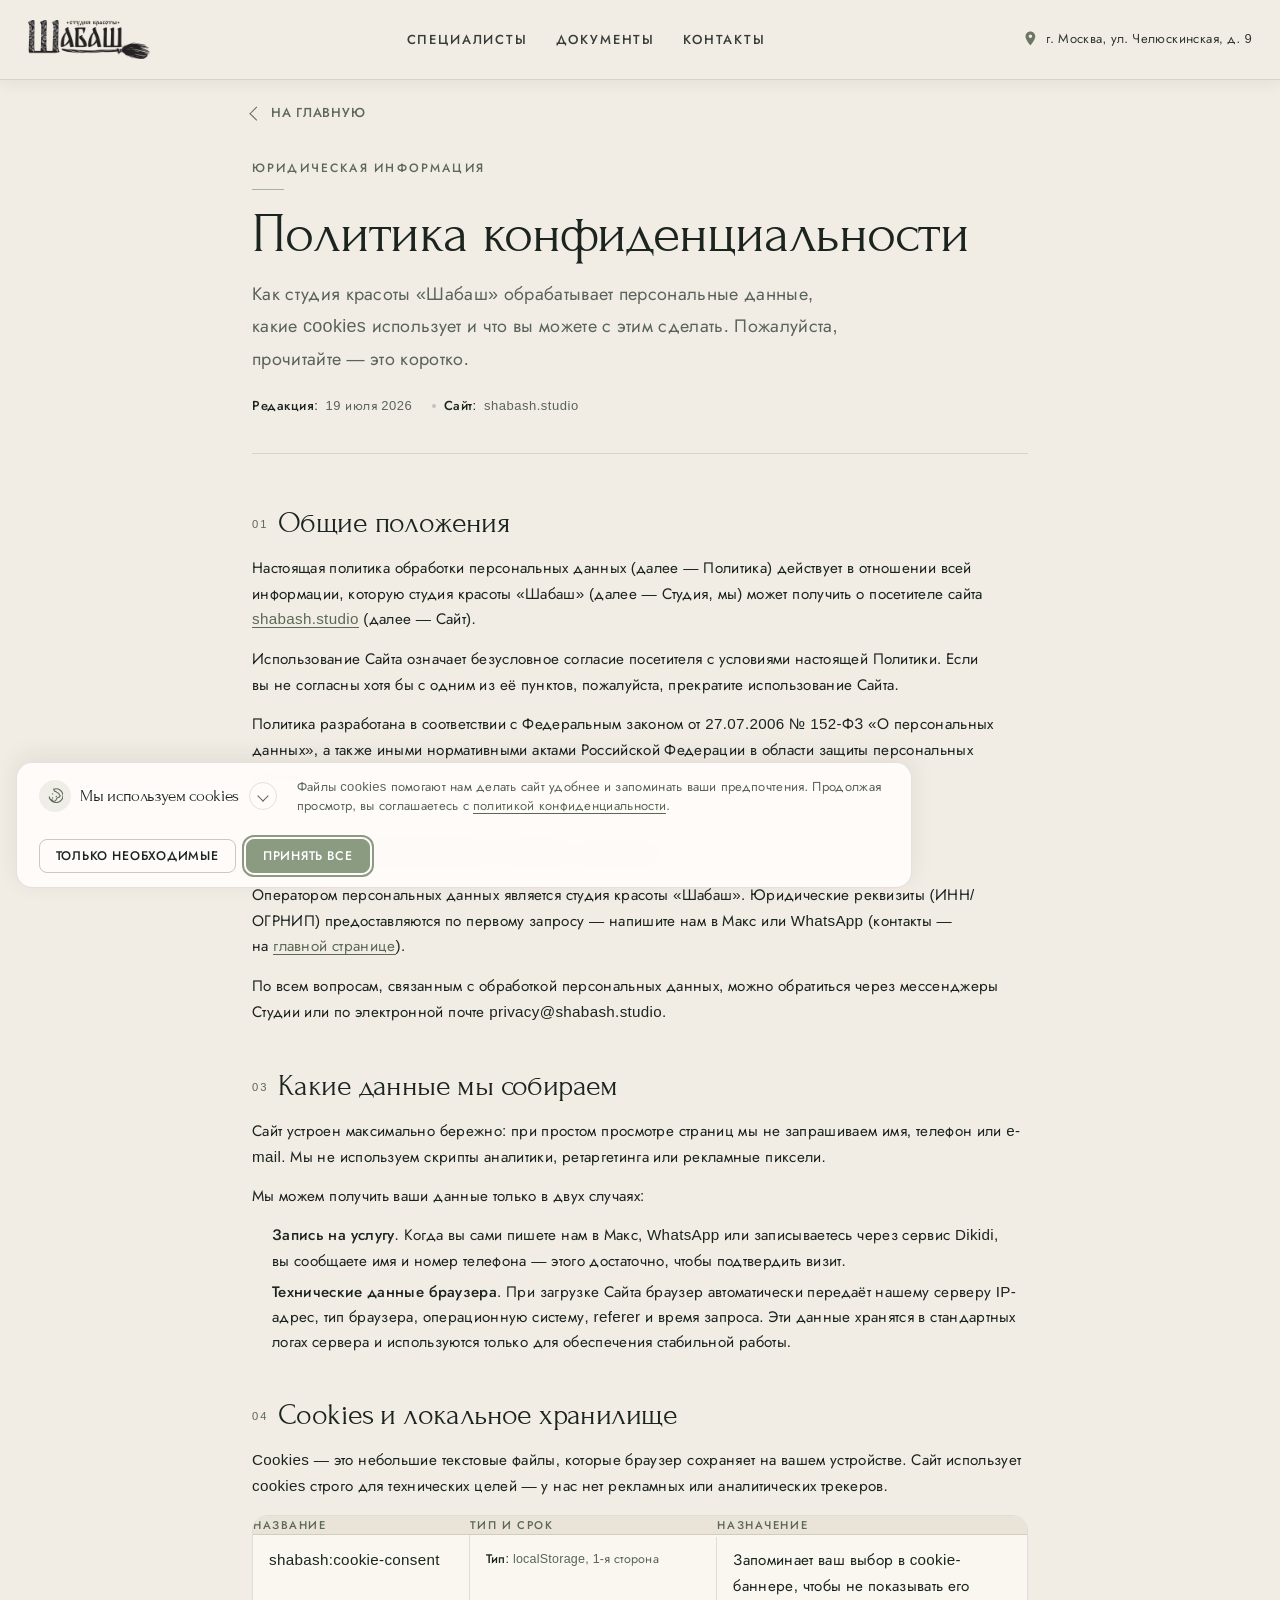
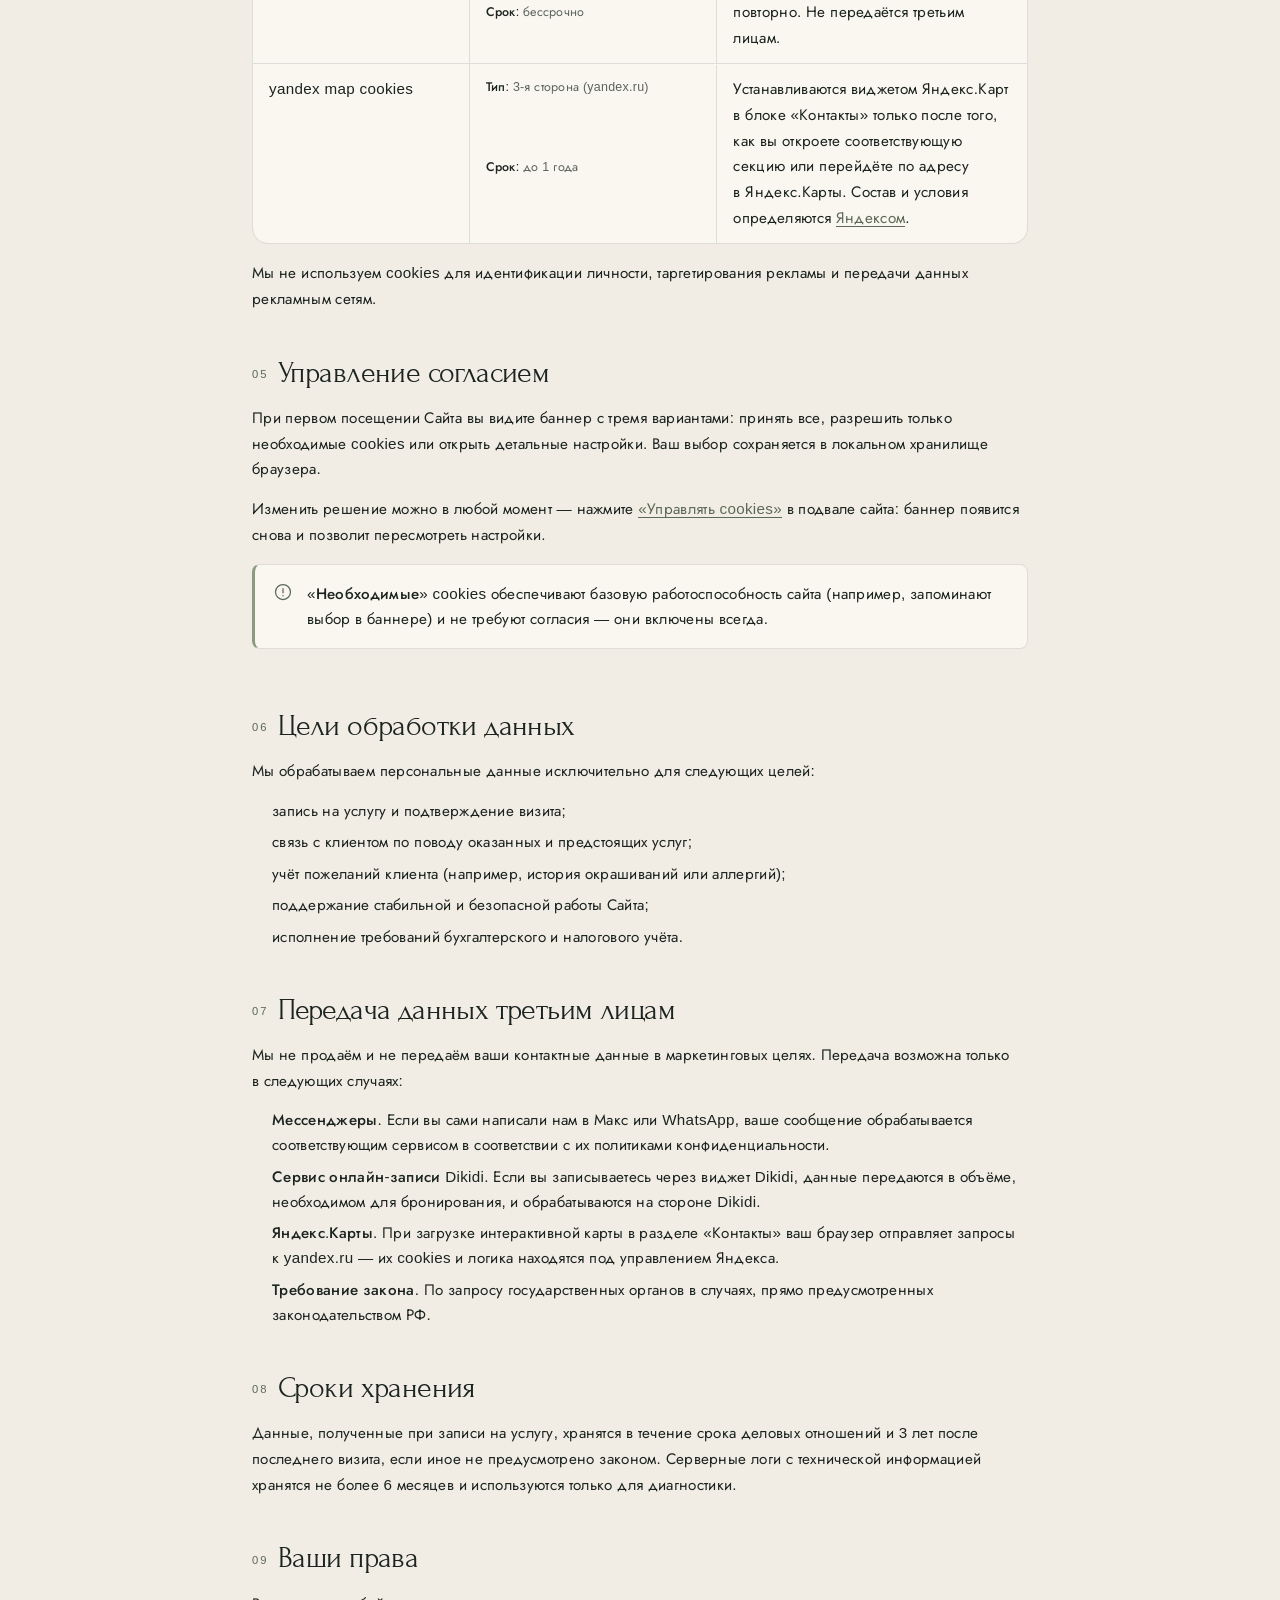
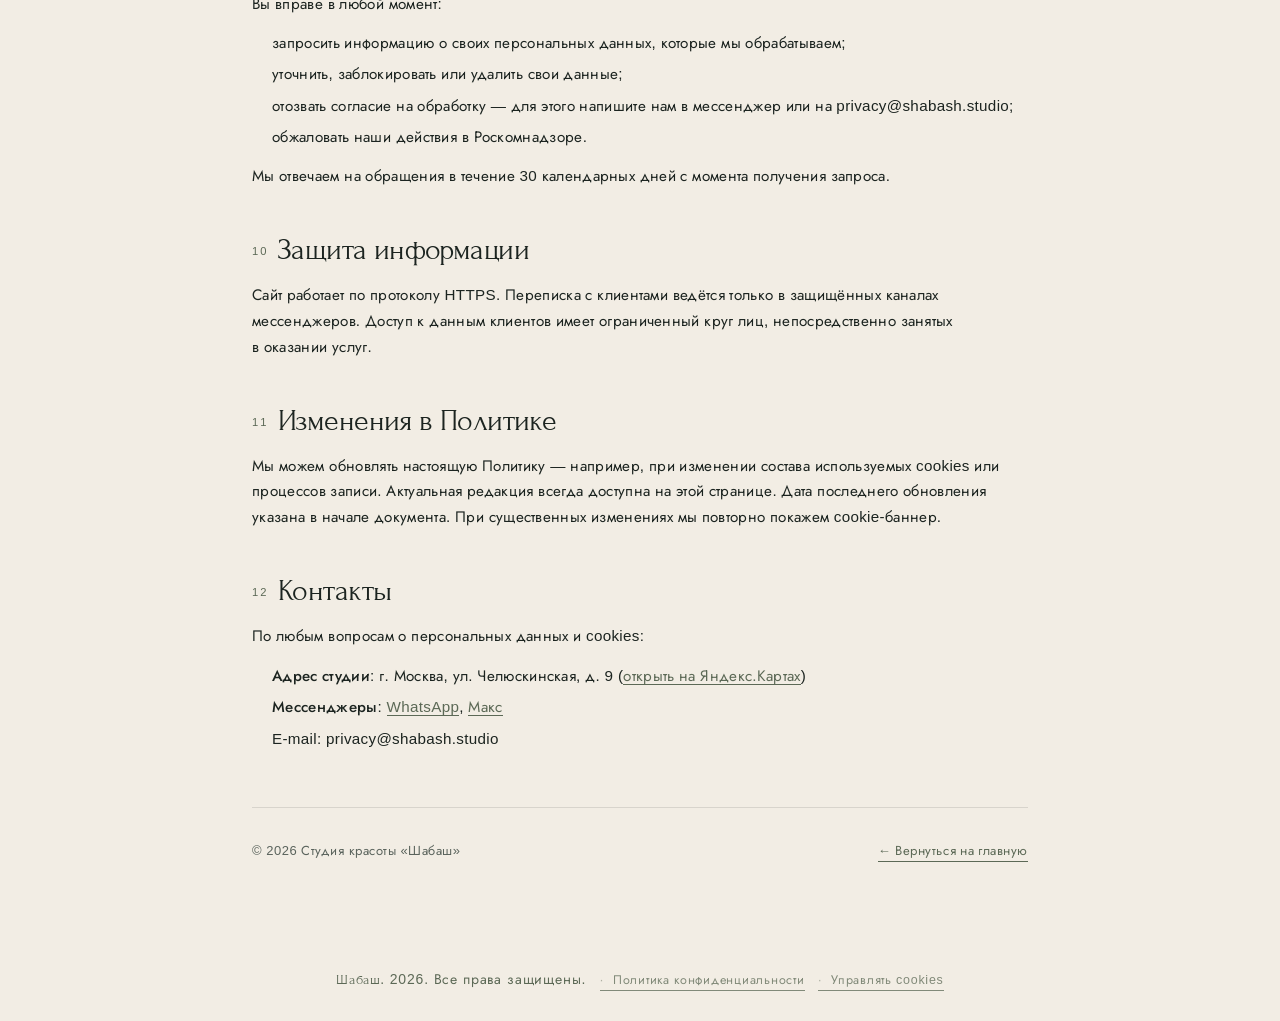
<file: privacy.html>
<!DOCTYPE html>
<html lang="ru">
<head>
  <meta charset="UTF-8">
  <meta name="viewport" content="width=device-width, initial-scale=1.0">
  <meta name="description" content="Политика конфиденциальности студии красоты Шабаш — какие данные мы собираем, как используем cookies и как защищаем вашу личную информацию.">
  <meta name="theme-color" content="#F2EDE4">
  <meta name="robots" content="noindex, follow">
  <meta property="og:type" content="website">
  <meta property="og:locale" content="ru_RU">
  <meta property="og:title" content="Политика конфиденциальности — Шабаш">
  <meta property="og:description" content="Как студия Шабаш обрабатывает персональные данные и использует cookies.">
  <title>Политика конфиденциальности — Шабаш</title>
  <link rel="icon" type="image/png" sizes="180x180" href="img/favicon.png">
  <link rel="apple-touch-icon" href="img/favicon.png">
  <link rel="canonical" href="https://georgii-smirnov.github.io/shabash/privacy.html">
  <link rel="preload" href="fonts/Forum-cyrillic.woff2" as="font" type="font/woff2" crossorigin>
  <link rel="preload" href="fonts/Forum-latin.woff2" as="font" type="font/woff2" crossorigin>
  <link rel="preload" href="fonts/Jost-cyrillic.woff2" as="font" type="font/woff2" crossorigin>
  <link rel="dns-prefetch" href="https://maps.yastatic.net">
  <link rel="preconnect" href="https://maps.yastatic.net">
  <link rel="stylesheet" href="css/style.css">
  <script src="js/main.min.js" defer></script>
</head>
<body>
  <a class="skip-link" href="#main">К содержимому</a>
  <header class="header" id="header">
    <div class="header__inner">
      <a class="header__logo" href="/" aria-label="Шабаш — студия красоты">
        <img
          class="header__logo-img"
          src="img/logo.webp"
          alt=""
          width="150"
          height="40"
        >
      </a>

      <nav class="header__nav" aria-label="Основная навигация">
        <ul class="header__nav-list">
          <li><a class="header__nav-link" href="index.html#specialist">Специалисты</a></li>
          <li><a class="header__nav-link" href="index.html#docs">Документы</a></li>
          <li><a class="header__nav-link" href="index.html#location">Контакты</a></li>
        </ul>
      </nav>

      <div class="header__actions">
        <a
          class="header__address"
          href="https://yandex.ru/maps/?text=Москва%2C%20ул.%20Челюскинская%2C%209"
          target="_blank"
          rel="noopener noreferrer"
        >
          <svg class="header__icon" viewBox="0 0 24 24" fill="none" aria-hidden="true">
            <path d="M12 2C8.13 2 5 5.13 5 9c0 5.25 7 13 7 13s7-7.75 7-13c0-3.87-3.13-7-7-7zm0 9.5a2.5 2.5 0 110-5 2.5 2.5 0 010 5z" fill="currentColor"/>
          </svg>
          <span>г. Москва, ул. Челюскинская, д. 9</span>
        </a>

        <button
          class="burger"
          id="burger"
          type="button"
          aria-label="Открыть меню"
          aria-controls="menu"
          aria-expanded="false"
        >
          <span class="burger__line" aria-hidden="true"></span>
          <span class="burger__line" aria-hidden="true"></span>
          <span class="burger__line" aria-hidden="true"></span>
        </button>
      </div>
    </div>
  </header>

  <div class="menu-overlay" id="menu-overlay" hidden></div>

  <aside class="menu" id="menu" aria-hidden="true" aria-labelledby="menu-title">
    <h2 class="menu__title" id="menu-title">Меню</h2>

    <nav class="menu__nav" aria-label="Навигация">
      <ul class="menu__nav-list">
        <li><a class="menu__nav-link" href="index.html#specialist">Специалисты</a></li>
        <li><a class="menu__nav-link" href="index.html#docs">Документы</a></li>
        <li><a class="menu__nav-link" href="index.html#location">Контакты</a></li>
        <li><a class="menu__nav-link" href="privacy.html">Политика конфиденциальности</a></li>
      </ul>
    </nav>

    <address class="menu__contacts">
      <p class="menu__hours">Только по предварительной записи</p>
      <a class="menu__contact" href="https://yandex.ru/maps/?text=Москва%2C%20ул.%20Челюскинская%2C%209" target="_blank" rel="noopener noreferrer">
        г. Москва, ул. Челюскинская, д. 9
      </a>
    </address>
  </aside>

  <main class="legal" id="main" aria-labelledby="legal-title">
    <div class="legal__container">
      <a class="legal__back" href="index.html">
        <span class="legal__back-arrow" aria-hidden="true"></span>
        <span>На главную</span>
      </a>

      <header class="legal__intro">
        <p class="legal__label">Юридическая информация</p>
        <h1 class="legal__title" id="legal-title">Политика конфиденциальности</h1>
        <p class="legal__lead">
          Как студия красоты «Шабаш» обрабатывает персональные данные,
          какие cookies использует и&nbsp;что вы&nbsp;можете с&nbsp;этим сделать.
          Пожалуйста, прочитайте&nbsp;— это коротко.
        </p>
        <ul class="legal__meta">
          <li class="legal__meta-item"><strong>Редакция:</strong> 19&nbsp;июля&nbsp;2026</li>
          <li class="legal__meta-item"><strong>Сайт:</strong> shabash.studio</li>
        </ul>
      </header>

      <div class="legal__body">
        <section class="legal__section" id="general" aria-labelledby="legal-h-general">
          <h2 class="legal__section-title" id="legal-h-general">
            <span class="legal__section-num">01</span>Общие положения
          </h2>
          <p>
            Настоящая политика обработки персональных данных (далее&nbsp;— Политика)
            действует в&nbsp;отношении всей информации, которую студия красоты
            «Шабаш» (далее&nbsp;— Студия, мы) может получить о&nbsp;посетителе
            сайта <a href="index.html">shabash.studio</a> (далее&nbsp;— Сайт).
          </p>
          <p>
            Использование Сайта означает безусловное согласие посетителя
            с&nbsp;условиями настоящей Политики. Если вы&nbsp;не&nbsp;согласны
            хотя&nbsp;бы с&nbsp;одним из&nbsp;её&nbsp;пунктов, пожалуйста,
            прекратите использование Сайта.
          </p>
          <p>
            Политика разработана в&nbsp;соответствии с&nbsp;Федеральным законом
            от&nbsp;27.07.2006&nbsp;№&nbsp;152-ФЗ «О&nbsp;персональных данных»,
            а&nbsp;также иными нормативными актами Российской Федерации
            в&nbsp;области защиты персональных данных.
          </p>
        </section>

        <section class="legal__section" id="operator" aria-labelledby="legal-h-operator">
          <h2 class="legal__section-title" id="legal-h-operator">
            <span class="legal__section-num">02</span>Кто обрабатывает ваши данные
          </h2>
          <p>
            Оператором персональных данных является студия красоты «Шабаш».
            Юридические реквизиты (ИНН/ОГРНИП) предоставляются по&nbsp;первому
            запросу&nbsp;— напишите нам в&nbsp;Макс или WhatsApp
            (контакты&nbsp;— на&nbsp;<a href="index.html#location">главной странице</a>).
          </p>
          <p>
            По&nbsp;всем вопросам, связанным с&nbsp;обработкой персональных
            данных, можно обратиться через мессенджеры Студии или
            по&nbsp;электронной почте <strong>privacy@shabash.studio</strong>.
          </p>
        </section>

        <section class="legal__section" id="data" aria-labelledby="legal-h-data">
          <h2 class="legal__section-title" id="legal-h-data">
            <span class="legal__section-num">03</span>Какие данные мы&nbsp;собираем
          </h2>
          <p>
            Сайт устроен максимально бережно: при простом просмотре страниц
            мы&nbsp;не&nbsp;запрашиваем имя, телефон или e-mail. Мы&nbsp;не&nbsp;используем
            скрипты аналитики, ретаргетинга или рекламные пиксели.
          </p>
          <p>Мы&nbsp;можем получить ваши данные только в&nbsp;двух случаях:</p>
          <ol>
            <li>
              <strong>Запись на&nbsp;услугу.</strong> Когда вы&nbsp;сами пишете
              нам в&nbsp;Макс, WhatsApp или записываетесь через сервис
              Dikidi, вы&nbsp;сообщаете имя и&nbsp;номер телефона&nbsp;— этого
              достаточно, чтобы подтвердить визит.
            </li>
            <li>
              <strong>Технические данные браузера.</strong> При загрузке Сайта
              браузер автоматически передаёт нашему серверу IP-адрес, тип
              браузера, операционную систему, referer и&nbsp;время запроса.
              Эти данные хранятся в&nbsp;стандартных логах сервера
              и&nbsp;используются только для обеспечения стабильной работы.
            </li>
          </ol>
        </section>

        <section class="legal__section" id="cookies" aria-labelledby="legal-h-cookies">
          <h2 class="legal__section-title" id="legal-h-cookies">
            <span class="legal__section-num">04</span>Cookies и&nbsp;локальное хранилище
          </h2>
          <p>
            Cookies&nbsp;— это небольшие текстовые файлы, которые браузер
            сохраняет на&nbsp;вашем устройстве. Сайт использует cookies
            строго для технических целей&nbsp;— у&nbsp;нас нет рекламных
            или аналитических трекеров.
          </p>

          <div class="legal__table" role="region" aria-label="Используемые cookies">
            <div class="legal__table-row legal__table-row--header">
              <span>Название</span>
              <span>Тип и&nbsp;срок</span>
              <span>Назначение</span>
            </div>
            <div class="legal__table-row">
              <span class="legal__table-name">shabash:cookie-consent</span>
              <span class="legal__table-meta">
                <span><b>Тип:</b> localStorage, 1-я&nbsp;сторона</span>
                <span><b>Срок:</b> бессрочно</span>
              </span>
              <p class="legal__table-desc">
                Запоминает ваш выбор в&nbsp;cookie-баннере, чтобы не&nbsp;показывать
                его повторно. Не&nbsp;передаётся третьим лицам.
              </p>
            </div>
            <div class="legal__table-row">
              <span class="legal__table-name">yandex&nbsp;map&nbsp;cookies</span>
              <span class="legal__table-meta">
                <span><b>Тип:</b> 3-я&nbsp;сторона (yandex.ru)</span>
                <span><b>Срок:</b> до&nbsp;1&nbsp;года</span>
              </span>
              <p class="legal__table-desc">
                Устанавливаются виджетом Яндекс.Карт в&nbsp;блоке «Контакты»
                только после того, как вы&nbsp;откроете соответствующую секцию
                или перейдёте по&nbsp;адресу в&nbsp;Яндекс.Карты. Состав
                и&nbsp;условия определяются
                <a href="https://yandex.ru/legal/cookies/" target="_blank" rel="noopener noreferrer">Яндексом</a>.
              </p>
            </div>
          </div>

          <p>
            Мы&nbsp;не&nbsp;используем cookies для идентификации личности,
            таргетирования рекламы и&nbsp;передачи данных рекламным сетям.
          </p>
        </section>

        <section class="legal__section" id="consent" aria-labelledby="legal-h-consent">
          <h2 class="legal__section-title" id="legal-h-consent">
            <span class="legal__section-num">05</span>Управление согласием
          </h2>
          <p>
            При первом посещении Сайта вы&nbsp;видите баннер с&nbsp;тремя
            вариантами: принять все, разрешить только необходимые cookies
            или открыть детальные настройки. Ваш выбор сохраняется
            в&nbsp;локальном хранилище браузера.
          </p>
          <p>
            Изменить решение можно в&nbsp;любой момент&nbsp;— нажмите
            <a href="#" data-cookie-open>«Управлять cookies»</a> в&nbsp;подвале
            сайта: баннер появится снова и&nbsp;позволит пересмотреть настройки.
          </p>

          <aside class="legal__note">
            <svg class="legal__note-icon" viewBox="0 0 24 24" fill="none" aria-hidden="true">
              <circle cx="12" cy="12" r="9" stroke="currentColor" stroke-width="1.5"/>
              <path d="M12 8v5" stroke="currentColor" stroke-width="1.5" stroke-linecap="round"/>
              <circle cx="12" cy="16.5" r="0.9" fill="currentColor"/>
            </svg>
            <p>
              <strong>«Необходимые» cookies</strong> обеспечивают базовую
              работоспособность сайта (например, запоминают выбор
              в&nbsp;баннере) и&nbsp;не&nbsp;требуют согласия&nbsp;— они
              включены всегда.
            </p>
          </aside>
        </section>

        <section class="legal__section" id="purpose" aria-labelledby="legal-h-purpose">
          <h2 class="legal__section-title" id="legal-h-purpose">
            <span class="legal__section-num">06</span>Цели обработки данных
          </h2>
          <p>Мы&nbsp;обрабатываем персональные данные исключительно для&nbsp;следующих целей:</p>
          <ul>
            <li>запись на&nbsp;услугу и&nbsp;подтверждение визита;</li>
            <li>связь с&nbsp;клиентом по&nbsp;поводу оказанных и&nbsp;предстоящих услуг;</li>
            <li>учёт пожеланий клиента (например, история окрашиваний или аллергий);</li>
            <li>поддержание стабильной и&nbsp;безопасной работы Сайта;</li>
            <li>исполнение требований бухгалтерского и&nbsp;налогового учёта.</li>
          </ul>
        </section>

        <section class="legal__section" id="sharing" aria-labelledby="legal-h-sharing">
          <h2 class="legal__section-title" id="legal-h-sharing">
            <span class="legal__section-num">07</span>Передача данных третьим лицам
          </h2>
          <p>
            Мы&nbsp;не&nbsp;продаём и&nbsp;не&nbsp;передаём ваши контактные данные
            в&nbsp;маркетинговых целях. Передача возможна только в&nbsp;следующих
            случаях:
          </p>
          <ul>
            <li>
              <strong>Мессенджеры.</strong> Если вы&nbsp;сами написали нам
              в&nbsp;Макс или WhatsApp, ваше сообщение обрабатывается
              соответствующим сервисом в&nbsp;соответствии
              с&nbsp;их&nbsp;политиками конфиденциальности.
            </li>
            <li>
              <strong>Сервис онлайн-записи Dikidi.</strong> Если вы&nbsp;записываетесь
              через виджет Dikidi, данные передаются в&nbsp;объёме,
              необходимом для&nbsp;бронирования, и&nbsp;обрабатываются
              на&nbsp;стороне Dikidi.
            </li>
            <li>
              <strong>Яндекс.Карты.</strong> При загрузке интерактивной карты
              в&nbsp;разделе «Контакты» ваш браузер отправляет запросы
              к&nbsp;yandex.ru&nbsp;— их&nbsp;cookies и&nbsp;логика находятся
              под управлением Яндекса.
            </li>
            <li>
              <strong>Требование закона.</strong> По&nbsp;запросу государственных
              органов в&nbsp;случаях, прямо предусмотренных законодательством&nbsp;РФ.
            </li>
          </ul>
        </section>

        <section class="legal__section" id="storage" aria-labelledby="legal-h-storage">
          <h2 class="legal__section-title" id="legal-h-storage">
            <span class="legal__section-num">08</span>Сроки хранения
          </h2>
          <p>
            Данные, полученные при записи на&nbsp;услугу, хранятся в&nbsp;течение
            срока деловых отношений и&nbsp;3&nbsp;лет после последнего визита,
            если иное не&nbsp;предусмотрено законом. Серверные логи
            с&nbsp;технической информацией хранятся не&nbsp;более 6&nbsp;месяцев
            и&nbsp;используются только для диагностики.
          </p>
        </section>

        <section class="legal__section" id="rights" aria-labelledby="legal-h-rights">
          <h2 class="legal__section-title" id="legal-h-rights">
            <span class="legal__section-num">09</span>Ваши права
          </h2>
          <p>Вы&nbsp;вправе в&nbsp;любой момент:</p>
          <ul>
            <li>запросить информацию о&nbsp;своих персональных данных, которые мы&nbsp;обрабатываем;</li>
            <li>уточнить, заблокировать или удалить свои данные;</li>
            <li>отозвать согласие на&nbsp;обработку&nbsp;— для&nbsp;этого напишите нам в&nbsp;мессенджер или на&nbsp;privacy@shabash.studio;</li>
            <li>обжаловать наши действия в&nbsp;Роскомнадзоре.</li>
          </ul>
          <p>
            Мы&nbsp;отвечаем на&nbsp;обращения в&nbsp;течение 30&nbsp;календарных
            дней с&nbsp;момента получения запроса.
          </p>
        </section>

        <section class="legal__section" id="security" aria-labelledby="legal-h-security">
          <h2 class="legal__section-title" id="legal-h-security">
            <span class="legal__section-num">10</span>Защита информации
          </h2>
          <p>
            Сайт работает по&nbsp;протоколу HTTPS. Переписка с&nbsp;клиентами
            ведётся только в&nbsp;защищённых каналах мессенджеров.
            Доступ к&nbsp;данным клиентов имеет ограниченный круг лиц,
            непосредственно занятых в&nbsp;оказании услуг.
          </p>
        </section>

        <section class="legal__section" id="changes" aria-labelledby="legal-h-changes">
          <h2 class="legal__section-title" id="legal-h-changes">
            <span class="legal__section-num">11</span>Изменения в&nbsp;Политике
          </h2>
          <p>
            Мы&nbsp;можем обновлять настоящую Политику&nbsp;— например,
            при изменении состава используемых cookies или процессов
            записи. Актуальная редакция всегда доступна на&nbsp;этой
            странице. Дата последнего обновления указана в&nbsp;начале
            документа. При существенных изменениях мы&nbsp;повторно покажем
            cookie-баннер.
          </p>
        </section>

        <section class="legal__section" id="contacts" aria-labelledby="legal-h-contacts">
          <h2 class="legal__section-title" id="legal-h-contacts">
            <span class="legal__section-num">12</span>Контакты
          </h2>
          <p>По&nbsp;любым вопросам о&nbsp;персональных данных и&nbsp;cookies:</p>
          <ul>
            <li>
              <strong>Адрес студии:</strong>
              г.&nbsp;Москва, ул.&nbsp;Челюскинская,&nbsp;д.&nbsp;9
              (<a href="https://yandex.ru/maps/?text=Москва%2C%20ул.%20Челюскинская%2C%209" target="_blank" rel="noopener noreferrer">открыть на&nbsp;Яндекс.Картах</a>)
            </li>
            <li>
              <strong>Мессенджеры:</strong>
              <a href="https://wa.me/79955575955" target="_blank" rel="noopener noreferrer">WhatsApp</a>,
              <a href="https://max.ru/" target="_blank" rel="noopener noreferrer">Макс</a>
            </li>
            <li><strong>E-mail:</strong> privacy@shabash.studio</li>
          </ul>
        </section>
      </div>

      <footer class="legal__footer">
        <span>© 2026 Студия красоты «Шабаш»</span>
        <a href="index.html">← Вернуться на&nbsp;главную</a>
      </footer>
    </div>
  </main>

  <footer class="footer">
    <div class="footer__inner">
      <p class="footer__copy">
        <strong>Шабаш</strong>. 2026. Все права защищены.
        <a class="footer__link" href="privacy.html">Политика конфиденциальности</a>
        <a class="footer__link" href="#" data-cookie-open>Управлять cookies</a>
      </p>
    </div>
  </footer>

  <div
    class="cookie"
    id="cookie"
    data-cookie
    role="dialog"
    aria-modal="false"
    aria-labelledby="cookie-title"
    aria-describedby="cookie-text"
    hidden
  >
    <div class="cookie__inner">
      <div class="cookie__head">
        <span class="cookie__icon" aria-hidden="true">
          <svg viewBox="0 0 24 24" fill="none">
            <path d="M12 2.6c-.5 0-1 .05-1.48.14A4 4 0 0014 6.6a4 4 0 003.5 2.05 4 4 0 002 3.36 4 4 0 01-3.06 2.46 4 4 0 00-2.62 3.27A4 4 0 0110 19.6a4 4 0 00-4-2.5 4 4 0 01-1.5-3.7A9.4 9.4 0 1012 2.6z" stroke="currentColor" stroke-width="1.4" stroke-linejoin="round" fill="none"/>
            <circle cx="9" cy="9.5" r="0.9" fill="currentColor"/>
            <circle cx="14" cy="13" r="0.9" fill="currentColor"/>
            <circle cx="9" cy="15" r="0.9" fill="currentColor"/>
            <circle cx="15.5" cy="7.5" r="0.6" fill="currentColor"/>
          </svg>
        </span>
        <h2 class="cookie__title" id="cookie-title">Мы&nbsp;используем cookies</h2>
        <button
          class="cookie__toggle"
          type="button"
          data-cookie-toggle
          aria-expanded="false"
          aria-controls="cookie-details"
          aria-label="Подробнее о категориях cookies"
        >
          <span class="cookie__toggle-icon" aria-hidden="true"></span>
        </button>
      </div>

      <div class="cookie__body">
        <p class="cookie__text" id="cookie-text">
          Файлы cookies помогают нам&nbsp;делать сайт удобнее и&nbsp;запоминать ваши
          предпочтения. Продолжая просмотр, вы&nbsp;соглашаетесь
          с&nbsp;<a href="privacy.html">политикой конфиденциальности</a>.
        </p>
      </div>

      <div class="cookie__details" id="cookie-details" hidden>
        <ul class="cookie__list">
          <li class="cookie__item">
            <div class="cookie__item-info">
              <span class="cookie__item-name">Необходимые</span>
              <span class="cookie__item-desc">Обеспечивают базовую работу сайта&nbsp;— навигацию, доступность и&nbsp;безопасность. Отключить нельзя.</span>
            </div>
            <label class="cookie__switch" aria-label="Необходимые cookies — всегда включены">
              <input type="checkbox" name="essential" checked disabled>
              <span class="cookie__switch-track" aria-hidden="true"></span>
              <span class="cookie__switch-thumb" aria-hidden="true"></span>
            </label>
          </li>
          <li class="cookie__item">
            <div class="cookie__item-info">
              <span class="cookie__item-name">Аналитика</span>
              <span class="cookie__item-desc">Помогают понять, как&nbsp;посетители пользуются сайтом, чтобы мы&nbsp;могли его улучшать.</span>
            </div>
            <label class="cookie__switch">
              <input type="checkbox" name="analytics" data-cookie-category>
              <span class="cookie__switch-track" aria-hidden="true"></span>
              <span class="cookie__switch-thumb" aria-hidden="true"></span>
            </label>
          </li>
        </ul>
      </div>

      <div class="cookie__actions">
        <button
          class="cookie__btn cookie__btn--ghost"
          type="button"
          data-cookie-action="essential"
        >Только необходимые</button>
        <button
          class="cookie__btn cookie__btn--primary"
          type="button"
          data-cookie-action="all"
        >Принять все</button>
      </div>
    </div>
  </div>
</body>
</html>
</file>
<file: css/style.css>
/* ==========================================================================
   Shabash - bundled styles (no @import; one render-blocking request)
   Source modules: css/base/*, css/blocks/* - rebuild with: powershell -File build-css.ps1
   ========================================================================== */
/* --- css/base/fonts.css --- */
/* ==========================================================================
   Local fonts: Forum (display) + Jost (UI)
   Only cyrillic + basic latin — no latin-ext (not used on RU landing).
   ========================================================================== */

/* —— Forum —— */

/* cyrillic-ext (rarely used; keep for edge glyphs, optional so not on LCP) */
@font-face {
  font-family: "Forum";
  font-style: normal;
  font-weight: 400;
  font-display: optional;
  src: url("../fonts/Forum-cyrillic-ext.woff2") format("woff2");
  unicode-range: U+0460-052F, U+1C80-1C8A, U+20B4, U+2DE0-2DFF, U+A640-A69F, U+FE2E-FE2F;
}

/* cyrillic — hero titles / headings (LCP text) */
@font-face {
  font-family: "Forum";
  font-style: normal;
  font-weight: 400;
  font-display: swap;
  src: url("../fonts/Forum-cyrillic.woff2") format("woff2");
  unicode-range: U+0301, U+0400-045F, U+0490-0491, U+04B0-04B1, U+2116;
}

/* latin — punctuation, «», digits, rare Latin in headings */
@font-face {
  font-family: "Forum";
  font-style: normal;
  font-weight: 400;
  font-display: swap;
  src: url("../fonts/Forum-latin.woff2") format("woff2");
  unicode-range: U+0000-00FF, U+0131, U+0152-0153, U+02BB-02BC, U+02C6, U+02DA, U+02DC, U+0304, U+0308, U+0329, U+2000-206F, U+20AC, U+2122, U+2191, U+2193, U+2212, U+2215, U+FEFF, U+FFFD;
}

/* —— Jost (variable subset, weights 300–600) —— */

/* cyrillic — body / UI */
@font-face {
  font-family: "Jost";
  font-style: normal;
  font-weight: 300 600;
  font-display: swap;
  src: url("../fonts/Jost-cyrillic.woff2") format("woff2");
  unicode-range: U+0301, U+0400-045F, U+0490-0491, U+04B0-04B1, U+2116;
}

/* latin subset omitted — digits/punctuation render with system font to keep LCP path lean */

/* --- css/base/variables.css --- */
/* ==========================================================================
   Shabash — premium design tokens
   Цвета: исходная палитра по фото (шалфей, штукатурка, крем, тёмный лес)
   ========================================================================== */

:root {
  /* —— Brand (original) —— */
  --color-sage: #8B9B82;       /* шторы, кресла, текстура пасты */
  --color-sage-dark: #5C6956;  /* глубже, hover / акцент */
  --color-sage-hover: var(--color-sage-dark);
  --color-plaster: #A3AEA0;    /* свечи, маски, серо-зелёная стена */

  --color-ink: #1C2420;        /* тёмный лес — текст / тёмные блоки */
  --color-paper: #F2EDE4;      /* тёплые стены салона — основной фон */
  --color-paper-soft: #E9E3D8; /* чуть темнее фон блоков */

  --color-stone: #C8C2B8;      /* мрамор, камень, бордеры */
  --color-wood: #3D342C;       /* тёмное дерево */

  --color-cream-soft: #FAF7F1;

  /* —— Semantic surfaces —— */
  --color-primary: var(--color-sage);
  --color-primary-hover: var(--color-sage-dark);
  --color-secondary: var(--color-paper-soft);

  --color-bg: var(--color-paper);
  --color-bg-warm: var(--color-paper-soft);
  --color-bg-soft: var(--color-cream-soft);
  --color-bg-alt: var(--color-paper-soft);
  --color-bg-dark: var(--color-ink);
  --color-card: var(--color-paper-soft);
  --color-surface: #FFFCFA;

  --color-text: var(--color-ink);
  --color-text-muted: #5A635C;
  --color-text-inverse: var(--color-paper);
  --color-text-heading: var(--color-ink);

  --color-border: rgba(28, 36, 32, 0.12);
  --color-border-strong: rgba(28, 36, 32, 0.24);
  --color-border-soft: rgba(200, 194, 184, 0.9);
  --color-focus: var(--color-sage);
  --color-overlay: rgba(28, 36, 32, 0.48);

  /* —— Typography (as Elevate: Forum + Jost) —— */
  --font-family-display: "Forum", Georgia, "Times New Roman", serif;
  --font-family-base: "Jost", "Segoe UI", sans-serif;
  --font-family-ui: "Jost", "Segoe UI", sans-serif;

  --font-size-xs: 0.75rem;
  --font-size-s: 0.875rem;
  --font-size-m: 1rem;
  --font-size-l: 1.125rem;
  --font-size-xl: 1.375rem;
  --font-size-2xl: 1.75rem;
  --font-size-3xl: 2.25rem;
  --font-size-4xl: 3rem;
  --font-size-5xl: clamp(2.75rem, 5vw, 4rem);

  --font-size-base: var(--font-size-m);
  --line-height-tight: 1.15;
  --line-height-snug: 1.3;
  --line-height-base: 1.65;
  --line-height-relaxed: 1.8;

  --letter-spacing-tight: -0.02em;
  --letter-spacing-normal: 0;
  --letter-spacing-wide: 0.06em;
  --letter-spacing-wider: 0.14em;
  --letter-spacing-label: 0.18em;

  /* —— Spacing —— */
  --space-2xs: 0.125rem;
  --space-xs: 0.25rem;
  --space-s: 0.5rem;
  --space-m: 1rem;
  --space-l: 1.5rem;
  --space-xl: 2rem;
  --space-2xl: 3rem;
  --space-3xl: 4.5rem;
  --space-4xl: 6rem;
  --space-5xl: 8rem;
  --section-space: clamp(4.5rem, 10vw, 7.5rem);

  /* —— Layout —— */
  --container-width: 1360px;
  --container-wide: 1480px;
  --container-narrow: 760px;
  --header-height: 5rem;
  --gutter: clamp(1.1rem, 3vw, 1.75rem);

  /* —— Radius —— */
  --radius-xs: 2px;
  --radius-s: 4px;
  --radius-m: 8px;
  --radius-l: 16px;
  --radius-xl: 24px;
  --radius-pill: 999px;

  /* —— Elevation —— */
  --shadow-xs: 0 1px 2px rgba(28, 36, 32, 0.04);
  --shadow-s: 0 4px 16px rgba(28, 36, 32, 0.06);
  --shadow-m: 0 12px 40px rgba(28, 36, 32, 0.08);
  --shadow-l: 0 24px 64px rgba(28, 36, 32, 0.12);
  --shadow-glow: 0 8px 32px rgba(139, 155, 130, 0.24);

  /* —— Motion —— */
  --ease-out: cubic-bezier(0.22, 1, 0.36, 1);
  --ease-in-out: cubic-bezier(0.65, 0, 0.35, 1);
  --duration-fast: 160ms;
  --duration-base: 280ms;
  --duration-slow: 480ms;
  --transition: var(--duration-base) var(--ease-out);
  --transition-slow: var(--duration-slow) var(--ease-out);

  /* —— Z-index —— */
  --z-base: 1;
  --z-header: 100;
  --z-overlay: 300;
}

/* iPad Pro landscape / large tablet */
@media (max-width: 1200px) {
  :root {
    --container-width: 1100px;
    --gutter: 1.5rem;
  }
}

/* iPad mini / iPad / Pro portrait & common tablet */
@media (max-width: 1024px) {
  :root {
    --header-height: 4.75rem;
    --container-width: 100%;
    --gutter: 1.35rem;
  }
}

/* phones */
@media (max-width: 640px) {
  :root {
    --header-height: 4.5rem;
    --gutter: 1rem;
  }
}

/* --- css/base/reset.css --- */
/* ==========================================================================
   Минимальный reset
   ========================================================================== */

*,
*::before,
*::after {
  box-sizing: border-box;
}

html {
  -webkit-text-size-adjust: 100%;
}

body {
  margin: 0;
}

img,
picture,
video,
canvas,
svg {
  display: block;
  max-width: 100%;
  height: auto;
}

input,
button,
textarea,
select {
  font: inherit;
}

ul,
ol {
  margin: 0;
  padding: 0;
  list-style: none;
}

a {
  text-decoration: none;
  color: inherit;
}

button {
  margin: 0;
  padding: 0;
  border: none;
  background: none;
  color: inherit;
}

h1,
h2,
h3,
h4,
h5,
h6,
p {
  margin: 0;
}

figure {
  margin: 0;
}

address {
  font-style: normal;
}

/* --- css/base/typography.css --- */
/* ==========================================================================
   Premium typography
   ========================================================================== */

html {
  scroll-behavior: smooth;
  scroll-padding-top: calc(var(--header-height) + 0.75rem);
}

body {
  font-family: var(--font-family-base);
  font-size: var(--font-size-base);
  line-height: var(--line-height-base);
  font-weight: 400;
  letter-spacing: 0.02em;
  color: var(--color-text);
  background-color: var(--color-bg);
  -webkit-font-smoothing: antialiased;
  -moz-osx-font-smoothing: grayscale;
  text-rendering: optimizeLegibility;
}

::selection {
  background-color: rgba(139, 155, 130, 0.28);
  color: var(--color-ink);
}

/* —— Headings —— */
h1,
h2,
h3,
h4,
h5,
h6,
.heading {
  font-family: var(--font-family-display);
  font-weight: 400;
  color: var(--color-text-heading);
  line-height: var(--line-height-tight);
  letter-spacing: var(--letter-spacing-tight);
  text-wrap: balance;
}

h1,
.heading--1 {
  font-size: var(--font-size-5xl);
  line-height: var(--line-height-tight);
}

h2,
.heading--2 {
  font-size: var(--font-size-4xl);
}

h3,
.heading--3 {
  font-size: var(--font-size-3xl);
  line-height: var(--line-height-snug);
}

h4,
.heading--4 {
  font-size: var(--font-size-2xl);
  line-height: var(--line-height-snug);
}

h5,
.heading--5 {
  font-size: var(--font-size-xl);
  line-height: var(--line-height-snug);
}

/* Focus */
:focus-visible {
  outline: 2px solid var(--color-focus);
  outline-offset: 3px;
}

/* Soften default button chrome when classed later */
button {
  cursor: pointer;
}

/* --- css/base/layout.css --- */
/* ==========================================================================
   Layout primitives
   ========================================================================== */

.container {
  width: 100%;
  max-width: var(--container-width);
  margin-inline: auto;
  padding-inline: var(--gutter);
}

.section {
  padding-block: var(--section-space);
}

/* Screen-reader only (section titles without visual chrome) */
.visually-hidden {
  position: absolute;
  width: 1px;
  height: 1px;
  padding: 0;
  margin: -1px;
  overflow: hidden;
  clip: rect(0, 0, 0, 0);
  white-space: nowrap;
  border: 0;
}

/* Skip link: hidden until keyboard focus */
.skip-link {
  position: absolute;
  top: 0;
  left: 0;
  z-index: 10000;
  padding: 0.75rem 1.25rem;
  background: var(--color-ink);
  color: var(--color-cream-soft);
  font-family: var(--font-family-ui);
  font-size: 0.875rem;
  font-weight: 500;
  letter-spacing: 0.04em;
  text-decoration: none;
  transform: translateY(-120%);
  transition: transform 0.2s ease;
}

.skip-link:focus {
  transform: translateY(0);
  outline: 2px solid var(--color-sage);
  outline-offset: 2px;
}

@media (max-width: 1024px) {
  .section {
    padding-block: clamp(3.5rem, 7vw, 5.5rem);
  }
}

/* --- css/blocks/header.css --- */
/* ==========================================================================
   Header — logo | nav | address (+ burger ≤1024)
   One solid bar always (no transparent → scrolled switch).
   ========================================================================== */

.header {
  position: fixed;
  top: 0;
  left: 0;
  right: 0;
  z-index: var(--z-header);
  height: var(--header-height);
  display: flex;
  align-items: center;
  justify-content: center;
  background-color: rgba(242, 237, 228, 0.96);
  border-bottom: 1px solid var(--color-border);
  box-shadow: var(--shadow-s);
  transform: translateZ(0);
}

@media (min-width: 1025px) {
  .header {
    background-color: rgba(242, 237, 228, 0.9);
    backdrop-filter: blur(14px);
    -webkit-backdrop-filter: blur(14px);
  }
}

.header__inner {
  position: relative;
  z-index: 1;
  display: grid;
  grid-template-columns: auto minmax(0, 1fr) auto;
  align-items: center;
  column-gap: 1.5rem;
  width: 100%;
  max-width: var(--container-width);
  margin-inline: auto;
  padding-inline: var(--gutter);
  min-height: var(--header-height);
}

/* —— Logo (left) —— */
.header__logo {
  display: inline-flex;
  align-items: center;
  justify-self: start;
  line-height: 0;
  transition: opacity 0.25s ease;
}

.header__logo:hover {
  opacity: 0.8;
}

.header__logo-img {
  display: block;
  width: auto;
  max-width: min(150px, 46vw);
  height: auto;
  max-height: 2.5rem;
  object-fit: contain;
}

/* —— Nav (center) —— */
.header__nav {
  justify-self: center;
  min-width: 0;
}

.header__nav-list {
  display: flex;
  flex-wrap: wrap;
  align-items: center;
  justify-content: center;
  gap: 0.15rem 1.75rem;

}

.header__nav-link {
  position: relative;
  display: inline-block;
  padding: 0.35rem 0;
  font-family: var(--font-family-ui);
  font-size: 0.8125rem;
  font-weight: 500;
  letter-spacing: 0.14em;
  text-transform: uppercase;
  text-decoration: none;
  color: var(--color-ink);
  opacity: 0.88;
  transition: color 0.3s ease, opacity 0.3s ease;
}

.header__nav-link::after {
  content: "";
  position: absolute;
  left: 0;
  right: 0;
  bottom: 0.1rem;
  height: 1px;
  background: currentColor;
  transform: scaleX(0);
  transform-origin: left center;
  transition: transform 0.35s var(--ease-out, cubic-bezier(0.22, 1, 0.36, 1));
  opacity: 0.55;
}

.header__nav-link:hover {
  color: var(--color-sage-dark);
  opacity: 1;
}

.header__nav-link:hover::after {
  transform: scaleX(1);
}

.header__nav-link:focus-visible {
  outline: 2px solid var(--color-sage);
  outline-offset: 4px;
}

/* —— Actions: address + burger —— */
.header__actions {
  display: flex;
  align-items: center;
  justify-content: flex-end;
  justify-self: end;
  gap: 0.85rem;
  min-width: 0;
}

/* —— Address + geo icon —— */
.header__address {
  display: inline-flex;
  align-items: center;
  gap: 0.45rem;
  max-width: none;
  font-family: var(--font-family-ui);
  font-size: 0.8125rem;
  font-weight: 400;
  letter-spacing: 0.03em;
  line-height: 1.25;
  color: var(--color-ink);
  text-decoration: none;
  white-space: nowrap;
  opacity: 0.9;
  transition: color 0.35s ease, opacity 0.35s ease;
}

.header__address span {
  white-space: nowrap;
}

.header__address:hover {
  color: var(--color-sage-dark);
  opacity: 1;
}

.header__icon {
  flex-shrink: 0;
  display: block;
  width: 1.05rem;
  height: 1.05rem;
  margin-top: -0.12rem;
  color: var(--color-sage-dark);
}

/* —— Tablet —— */
@media (max-width: 1024px) {
  .header__inner {
    grid-template-columns: auto 1fr auto;
    column-gap: 0.75rem;
  }

  .header__nav {
    display: none;
  }

  .header__logo {
    justify-self: start;
  }

  .header__actions {
    gap: 0.45rem;
  }

  .header__address span {
    font-size: 0.78rem;
  }

  .header__icon {
    width: 1rem;
    height: 1rem;
  }

  .header__logo-img {
    max-height: 2.4rem;
  }

  .burger {
    width: 2.75rem;
    height: 2.75rem;
  }
}

@media (min-width: 1025px) and (max-width: 1200px) {
  .header__inner {
    column-gap: 1rem;
  }

  .header__actions {
    gap: 0.65rem;
  }

  .header__address {
    max-width: none;
  }

  .header__address span {
    font-size: 0.78rem;
  }

  .header__nav-list {
    gap: 0.1rem 1.15rem;
  }

  .header__nav-link {
    font-size: 0.75rem;
    letter-spacing: 0.11em;
  }
}

/* compact tablet / large phone — hide address, keep logo + burger */
@media (max-width: 768px) {
  .header__address {
    display: none;
  }

  .header__inner {
    grid-template-columns: auto 1fr;
    column-gap: 0.5rem;
  }

  .header__actions {
    gap: 0.15rem;
    justify-self: end;
  }
}

/* —— Phone —— */
@media (max-width: 640px) {
  .header {
    height: 4.5rem;
  }

  .header__inner {
    min-height: 4.5rem;
    height: 100%;
    padding-inline: 1rem;
    column-gap: 0.5rem;
  }

  .header__logo-img {
    max-width: min(160px, 48vw);
    max-height: 2.85rem;
  }

  .header__actions {
    gap: 0.1rem;
  }

  .burger {
    width: 2.4rem;
    height: 2.4rem;
  }
}

@media (max-width: 400px) {
  .header__logo-img {
    max-width: min(120px, 36vw);
    max-height: 2.4rem;
  }
}

/* --- css/blocks/menu.css --- */
/* ==========================================================================
   Burger + right drawer menu
   ========================================================================== */

/*
  Stack (mobile menu open):
  page < overlay (300) < drawer (310) < header shell (320) with only burger clickable
*/
/* —— Burger = one toggle (☰ → ✕) —— */
.burger {
  display: none;
  position: relative;
  z-index: 1;
  flex-shrink: 0;
  align-items: center;
  justify-content: center;
  width: 2.75rem;
  height: 2.75rem;
  margin: 0;
  padding: 0;
  border: 0;
  border-radius: var(--radius-m);
  background: transparent;
  color: var(--color-ink);
  cursor: pointer;
  -webkit-tap-highlight-color: transparent;
}

.burger__line {
  position: absolute;
  left: 50%;
  width: 1.35rem;
  height: 1.5px;
  margin-left: -0.675rem;
  border-radius: 1px;
  background: currentColor;
  transition:
    transform 0.4s cubic-bezier(0.22, 1, 0.36, 1),
    opacity 0.25s ease,
    top 0.4s cubic-bezier(0.22, 1, 0.36, 1);
}

.burger__line:nth-child(1) { top: calc(50% - 6px); }
.burger__line:nth-child(2) { top: 50%; }
.burger__line:nth-child(3) { top: calc(50% + 6px); }

/* open: lines → cross */
.burger[aria-expanded="true"] .burger__line:nth-child(1) {
  top: 50%;
  transform: rotate(45deg);
}

.burger[aria-expanded="true"] .burger__line:nth-child(2) {
  opacity: 0;
  transform: scaleX(0);
}

.burger[aria-expanded="true"] .burger__line:nth-child(3) {
  top: 50%;
  transform: rotate(-45deg);
}

.burger:focus-visible {
  outline: 2px solid var(--color-sage);
  outline-offset: 3px;
}

.burger:focus:not(:focus-visible) {
  outline: none;
}

/* —— Overlay —— */
.menu-overlay {
  position: fixed;
  inset: 0;
  z-index: var(--z-overlay); /* 300 */
  background: rgba(28, 36, 32, 0.42);
  opacity: 0;
  visibility: hidden;
  pointer-events: none;
  transition:
    opacity 0.35s ease,
    visibility 0.35s ease;
}

.menu-overlay.is-open {
  opacity: 1;
  visibility: visible;
  pointer-events: auto;
}

/* —— Drawer —— */
.menu {
  position: fixed;
  top: 0;
  right: 0;
  z-index: calc(var(--z-overlay) + 10); /* 310 */
  display: flex;
  flex-direction: column;
  width: min(20.5rem, 88vw);
  height: 100%;
  height: 100dvh;
  padding: 1.35rem 1.35rem 1.75rem 1.5rem;
  background: var(--color-paper);
  box-shadow: -12px 0 40px rgba(28, 36, 32, 0.12);
  transform: translateX(100%);
  visibility: hidden;
  transition:
    transform 0.4s cubic-bezier(0.22, 1, 0.36, 1),
    visibility 0.4s;
  will-change: transform;
}

.menu.is-open {
  transform: translateX(0);
  visibility: visible;
}

.menu__title {
  margin: 0 0 2rem;
  padding: 0.35rem 3.25rem 1rem 0;
  /* leave room so title doesn’t sit under the header burger/X */
  border-bottom: 1px solid rgba(28, 36, 32, 0.1);
  font-family: var(--font-family-display);
  font-size: 1.35rem;
  font-weight: 400;
  letter-spacing: 0.06em;
  text-transform: uppercase;
  color: var(--color-ink);
}

.menu__nav {
  margin-top: 0.25rem;
}

.menu__nav-list {
  display: flex;
  flex-direction: column;
  gap: 0.15rem;

}

.menu__nav-link {
  display: block;
  padding: 0.75rem 0;
  font-family: var(--font-family-display);
  font-size: 1.5rem;
  letter-spacing: 0.04em;
  line-height: 1.2;
  color: var(--color-ink);
  text-decoration: none;
  border-bottom: 1px solid rgba(28, 36, 32, 0.08);
  transition: color 0.3s ease, padding-left 0.3s ease;
}

.menu__nav-link:hover {
  color: var(--color-sage-dark);
  padding-left: 0.35rem;
}

.menu__nav-link:focus-visible {
  outline: 2px solid var(--color-sage);
  outline-offset: 3px;
}

.menu__contacts {
  display: flex;
  flex-direction: column;
  gap: 0.75rem;
  margin-top: auto;
  padding-top: 1.25rem;
  border-top: 1px solid rgba(28, 36, 32, 0.1);
  font-style: normal;
}

.menu__hours {
  margin: 0;
  font-family: var(--font-family-ui);
  font-size: 0.75rem;
  font-weight: 500;
  letter-spacing: 0.1em;
  text-transform: uppercase;
  color: var(--color-sage-dark);
}

.menu__contact {
  font-family: var(--font-family-ui);
  font-size: 1rem;
  line-height: 1.45;
  color: var(--color-ink);
  text-decoration: none;
  opacity: 0.9;
  transition: color 0.3s ease, opacity 0.3s ease;
}

.menu__contact:hover {
  color: var(--color-sage-dark);
  opacity: 1;
}

/* lock page scroll when open */
body.is-menu-open {
  overflow: hidden;
}

/*
  Header sits above drawer ONLY so the same burger→✕ stays clickable.
  Everything else in header is inert + invisible — no bar / blur “blob”.
*/
body.is-menu-open .header {
  z-index: calc(var(--z-overlay) + 20); /* 320 > drawer */
  background-color: transparent !important;
  border-bottom-color: transparent !important;
  box-shadow: none !important;
  backdrop-filter: none !important;
  -webkit-backdrop-filter: none !important;
  pointer-events: none;
}

body.is-menu-open .header__inner {
  pointer-events: none;
}

body.is-menu-open .burger {
  pointer-events: auto;
}

body.is-menu-open .header__address,
body.is-menu-open .header__logo,
body.is-menu-open .header__nav {
  opacity: 0 !important;
  visibility: hidden !important;
  pointer-events: none !important;
}

/* burger: tablet + phone (iPad mini / Pro / phones) */
@media (max-width: 1024px) {
  .burger {
    display: inline-flex;
  }

  .menu {
    width: min(22rem, 72vw);
    padding: 1.75rem 1.75rem 2rem;
  }

  .menu__title {
    font-size: 1.5rem;
  }

  .menu__nav-link {
    font-size: 1.65rem;
  }

  .menu__contact {
    font-size: 1.05rem;
  }
}

@media (max-width: 640px) {
  .menu {
    width: min(20.5rem, 88vw);
    padding: 1.35rem 1.35rem 1.75rem 1.5rem;
  }

  .menu__title {
    font-size: 1.35rem;
  }

  .menu__nav-link {
    font-size: 1.4rem;
  }

  .menu__contact {
    font-size: 1rem;
  }
}

@media (prefers-reduced-motion: reduce) {
  .burger__line,
  .menu,
  .menu-overlay {
    transition: none;
  }
}

/* --- css/blocks/hero.css --- */
/* ==========================================================================
   Hero
   Композиция и шрифты — как Elevate; фото — full-bleed cover.
   ========================================================================== */

.hero {
  position: relative;
  isolation: isolate;
  display: flex;
  align-items: center;
  /* svh последним: не прыгает при появлении/скрытии адресной строки */
  min-height: 100vh;
  min-height: 100svh;
  color: var(--color-ink);
  background-color: var(--color-paper);
  overflow: hidden;
}

/* —— Full background photo —— */
.hero__bg {
  position: absolute;
  inset: 0;
  z-index: 0;
}

.hero__photo {
  width: 100%;
  height: 100%;
  object-fit: cover;
  object-position: center center;
  transform: scale(1.02);
  backface-visibility: hidden;
}

/* Засветка под текст — шире и плотнее */
.hero__overlay {
  position: absolute;
  inset: 0;
  z-index: 1;
  background: linear-gradient(
    90deg,
    rgba(250, 247, 241, 0.98) 0%,
    rgba(250, 247, 241, 0.96) 24%,
    rgba(242, 237, 228, 0.92) 40%,
    rgba(242, 237, 228, 0.82) 52%,
    rgba(242, 237, 228, 0.55) 64%,
    rgba(242, 237, 228, 0.28) 76%,
    rgba(242, 237, 228, 0.1) 86%,
    transparent 94%
  );
}

/* —— Soft sparkles over the photo (right side) —— */
.hero__sparkles {
  position: absolute;
  inset: 0;
  z-index: 1;
  overflow: hidden;
  pointer-events: none;
}

.hero__sparkle {
  position: absolute;
  width: 5px;
  height: 5px;
  border-radius: 50%;
  background: rgba(255, 252, 250, 1);
  box-shadow:
    0 0 6px 2px rgba(255, 252, 250, 0.85),
    0 0 16px 4px rgba(255, 240, 210, 0.55),
    0 0 28px 8px rgba(232, 220, 190, 0.28);
  opacity: 0;
  transform: scale(0.55);
  animation: hero-sparkle-twinkle 4.2s ease-in-out infinite;
}

/* larger cross-star glints */
.hero__sparkle--star {
  width: 7px;
  height: 7px;
  background: rgba(255, 252, 250, 1);
  box-shadow:
    0 0 8px 2px rgba(255, 252, 250, 0.95),
    0 0 20px 6px rgba(255, 240, 210, 0.65),
    0 0 36px 10px rgba(232, 220, 190, 0.35);
}

.hero__sparkle--star::before,
.hero__sparkle--star::after {
  content: "";
  position: absolute;
  top: 50%;
  left: 50%;
  background: rgba(255, 252, 250, 0.95);
  border-radius: 1px;
  transform: translate(-50%, -50%);
  pointer-events: none;
}

.hero__sparkle--star::before {
  width: 2px;
  height: 22px;
  box-shadow: 0 0 8px 1px rgba(255, 252, 250, 0.7);
}

.hero__sparkle--star::after {
  width: 22px;
  height: 2px;
  box-shadow: 0 0 8px 1px rgba(255, 252, 250, 0.7);
}

/* positions — right half of hero photo */
.hero__sparkle:nth-child(1)  { top: 14%; left: 58%; width: 4px; height: 4px; animation-duration: 3.8s; animation-delay: 0s; }
.hero__sparkle:nth-child(2)  { top: 22%; left: 72%; width: 6px; height: 6px; animation-duration: 4.6s; animation-delay: 0.5s; }
.hero__sparkle:nth-child(3)  { top: 31%; left: 84%; width: 4px; height: 4px; animation-duration: 3.4s; animation-delay: 1.1s; }
.hero__sparkle:nth-child(4)  { top: 18%; left: 91%; animation-duration: 5s; animation-delay: 0.2s; }
.hero__sparkle:nth-child(5)  { top: 42%; left: 63%; width: 5px; height: 5px; animation-duration: 4.2s; animation-delay: 1.6s; }
.hero__sparkle:nth-child(6)  { top: 48%; left: 78%; width: 6px; height: 6px; animation-duration: 4.8s; animation-delay: 0.9s; }
.hero__sparkle:nth-child(7)  { top: 55%; left: 88%; animation-duration: 3.9s; animation-delay: 2.2s; }
.hero__sparkle:nth-child(8)  { top: 64%; left: 68%; width: 4px; height: 4px; animation-duration: 5.2s; animation-delay: 0.4s; }
.hero__sparkle:nth-child(9)  { top: 70%; left: 81%; width: 5px; height: 5px; animation-duration: 3.6s; animation-delay: 1.4s; }
.hero__sparkle:nth-child(10) { top: 78%; left: 74%; width: 4px; height: 4px; animation-duration: 4.5s; animation-delay: 2.6s; }
.hero__sparkle:nth-child(11) { top: 36%; left: 70%; animation-duration: 5.4s; animation-delay: 1.2s; }
.hero__sparkle:nth-child(12) { top: 58%; left: 94%; width: 5px; height: 5px; animation-duration: 4s; animation-delay: 1.9s; }

@keyframes hero-sparkle-twinkle {
  0%,
  100% {
    opacity: 0.12;
    transform: scale(0.55) translateY(0);
  }
  15% {
    opacity: 0.55;
    transform: scale(0.85) translateY(-1px);
  }
  38% {
    opacity: 1;
    transform: scale(1.15) translateY(-3px);
  }
  55% {
    opacity: 0.75;
    transform: scale(0.95) translateY(-2px);
  }
  78% {
    opacity: 0.25;
    transform: scale(0.65) translateY(0);
  }
}

@media (prefers-reduced-motion: reduce) {
  .hero__sparkle {
    animation: none;
    opacity: 0.55;
    transform: scale(0.95);
  }

  .hero__sparkle:nth-child(n + 7) {
    display: none;
  }
}

/* —— Content —— */
.hero__inner {
  position: relative;
  z-index: 2;
  width: 100%;
  padding-top: calc(var(--header-height) + 2rem);
  padding-bottom: 4rem;
}

.hero__content {
  max-width: min(72rem, 90vw);
  width: 100%;
}

/* Плашка часов над заголовком — ПК */
.hero__badge {
  display: inline-block;
  margin: 0 0 1.25rem;
  padding: 0;
  border: 0;
  background: none;
  box-shadow: none;
  font-family: var(--font-family-ui);
  font-size: 0.8125rem;
  font-weight: 500;
  letter-spacing: 0.12em;
  text-transform: uppercase;
  line-height: 1.3;
  color: var(--color-sage-dark);
  white-space: nowrap;
}

.hero__badge::after {
  content: "";
  display: block;
  width: 2.25rem;
  height: 1px;
  margin-top: 0.65rem;
  background: var(--color-sage);
  opacity: 0.7;
}

.hero__title {
  margin: 0 0 1.75rem;
  max-width: 10.5em;
  width: auto;
  font-family: var(--font-family-display);
  font-weight: 400;
  font-size: clamp(2rem, 3.7vw, 3.5rem);
  line-height: 1.12;
  letter-spacing: 0.04em;
  text-transform: uppercase;
  text-wrap: wrap;
  color: var(--color-ink);
  text-shadow:
    0 1px 0 rgba(242, 237, 228, 0.45),
    0 0 40px rgba(242, 237, 228, 0.35);
}

.hero__text {
  margin: 0 0 2.5rem;
  max-width: min(36rem, 100%);
  width: 100%;
  font-family: var(--font-family-ui);
  font-weight: 400;
  font-size: clamp(0.9rem, 1.1vw, 1.05rem);
  line-height: 1.6;
  letter-spacing: 0.02em;
  color: var(--color-ink);
  opacity: 0.9;
}

/* —— CTA row —— */
.hero__buttons {
  display: flex;
  flex-wrap: wrap;
  align-items: center;
  gap: 1.5rem 1.75rem;
}

.hero__btn {
  position: relative;
  display: inline-flex;
  align-items: center;
  justify-content: center;
  min-height: 3.75rem;
  padding: 1.05rem 2.25rem;
  border: 0;
  border-radius: var(--radius-m);
  background: linear-gradient(
    180deg,
    #9aab90 0%,
    var(--color-sage) 45%,
    #7a8c72 100%
  );
  color: #ffffff;
  font-family: var(--font-family-ui);
  font-size: 0.8125rem;
  font-weight: 500;
  letter-spacing: 0.06em;
  text-transform: uppercase;
  text-decoration: none;
  line-height: 1.2;
  overflow: hidden;
  /* снизу: «толщина» (solid shadow), сверху: такая же полоска на лице кнопки */
  box-shadow:
    inset 0 5px 0 #9aab90,
    0 5px 0 #5c6956,
    0 12px 28px rgba(61, 52, 44, 0.18);
  transition: filter 0.25s ease;
}

.hero__btn:link,
.hero__btn:visited,
.hero__btn:hover,
.hero__btn:active {
  color: #ffffff;
}

/* блеск, который перебегает */
.hero__btn::after {
  content: "";
  position: absolute;
  top: 0;
  left: -60%;
  width: 45%;
  height: 100%;
  background: linear-gradient(
    100deg,
    transparent 0%,
    rgba(255, 255, 255, 0.08) 35%,
    rgba(255, 255, 255, 0.45) 50%,
    rgba(255, 255, 255, 0.08) 65%,
    transparent 100%
  );
  transform: skewX(-20deg);
  animation: hero-btn-shine 5s ease-in-out infinite;
  pointer-events: none;
  z-index: 2;
}

@keyframes hero-btn-shine {
  0% {
    left: -60%;
    opacity: 0;
  }
  8% {
    opacity: 1;
  }
  35% {
    left: 120%;
    opacity: 1;
  }
  36%,
  100% {
    left: 120%;
    opacity: 0;
  }
}

.hero__btn span {
  position: relative;
  z-index: 1;
  color: #ffffff;
}

.hero__btn:hover {
  filter: brightness(0.88);
  color: #ffffff;
}

.hero__btn:hover::after {
  animation-duration: 4s;
}

.hero__btn:active {
  filter: brightness(0.8);
  color: #ffffff;
}

.hero__btn:focus-visible {
  outline: 2px solid var(--color-sage-dark);
  outline-offset: 3px;
}

@media (prefers-reduced-motion: reduce) {
  .hero__btn::after {
    animation: none;
    display: none;
  }
}

.hero__note {
  display: flex;
  align-items: flex-start;
  gap: 0.65rem;
  max-width: 12rem;
  color: var(--color-ink);
}

.hero__note-icon {
  flex-shrink: 0;
  width: 1.25rem;
  height: 1.25rem;
  margin-top: 0.15rem;
  color: var(--color-sage-dark);
}

.hero__note p {
  margin: 0;
  font-family: var(--font-family-ui);
  font-size: 0.8125rem;
  line-height: 1.45;
  letter-spacing: 0.02em;
}

.hero__note strong {
  display: block;
  font-weight: 500;
}

.hero__note span {
  display: block;
  margin-top: 0.15rem;
  opacity: 0.75;
}

/* —— Scroll hint —— */
.hero__scroll {
  position: absolute;
  left: 50%;
  bottom: 1.1rem;
  z-index: 3;
  display: flex;
  flex-direction: column;
  align-items: center;
  gap: 0.35rem;
  width: 4.5rem;
  transform: translateX(-50%);
  color: var(--color-sage);
  text-decoration: none;
  opacity: 1;
  transition: color 0.25s ease;
}

.hero__scroll:hover {
  color: var(--color-sage-dark);
}

.hero__scroll-mouse {
  position: relative;
  width: 1.3rem;
  height: 2.05rem;
  border: 2px solid currentColor;
  border-radius: var(--radius-pill);
}

.hero__scroll-wheel {
  position: absolute;
  top: 0.35rem;
  left: 50%;
  width: 0.22rem;
  height: 0.38rem;
  border-radius: 999px;
  background: currentColor;
  transform: translateX(-50%);
  animation: hero-scroll-wheel 1.8s ease-in-out infinite;
}

.hero__scroll-label {
  display: block;
  width: 100%;
  font-family: var(--font-family-ui);
  font-size: 0.75rem;
  font-weight: 600;
  letter-spacing: 0.14em;
  text-align: center;
  text-transform: uppercase;
  line-height: 1;
  color: var(--color-sage);
}

.hero__scroll-chevron {
  display: block;
  width: 0.45rem;
  height: 0.45rem;
  margin: 0 auto;
  border-right: 2px solid currentColor;
  border-bottom: 2px solid currentColor;
  transform: rotate(45deg);
  transform-origin: 50% 50%;
  animation: hero-scroll-chevron 1.8s ease-in-out infinite;
}

@keyframes hero-scroll-wheel {
  0% {
    opacity: 1;
    transform: translateX(-50%) translateY(0);
  }
  60% {
    opacity: 0;
    transform: translateX(-50%) translateY(0.5rem);
  }
  100% {
    opacity: 0;
    transform: translateX(-50%) translateY(0.5rem);
  }
}

@keyframes hero-scroll-chevron {
  0%,
  100% {
    opacity: 0.4;
    transform: rotate(45deg) translate(0, 0);
  }
  50% {
    opacity: 1;
    transform: rotate(45deg) translate(0.1rem, 0.1rem);
  }
}

@media (prefers-reduced-motion: reduce) {
  .hero__scroll-wheel,
  .hero__scroll-chevron {
    animation: none;
  }
}

/* —— Responsive —— */

/* Large tablet / small laptop (iPad Pro landscape ~1024–1200) */
@media (max-width: 1200px) {
  .hero__content {
    max-width: min(62rem, 85vw);
  }

  .hero__title {
    font-size: clamp(1.9rem, 3.7vw, 3.5rem);
  }

  .hero__text {
    font-size: clamp(0.9rem, 1.15vw, 1.05rem);
    max-width: min(34rem, 100%);
  }
}

/* Tablet: iPad Air / mini / Pro — контент крупнее, засвет ~половина кадра */
@media (max-width: 1024px) {
  .hero {
    align-items: center;
    min-height: 100vh;
    min-height: 100svh;
  }

  .hero__photo {
    object-position: 70% center;
    transform: scale(1.02);
  }

  /* sparkles further right — denser left wash */
  .hero__sparkle:nth-child(1)  { left: 64%; }
  .hero__sparkle:nth-child(2)  { left: 76%; }
  .hero__sparkle:nth-child(3)  { left: 86%; }
  .hero__sparkle:nth-child(5)  { left: 68%; }
  .hero__sparkle:nth-child(8)  { left: 72%; }
  .hero__sparkle:nth-child(11) { left: 74%; }

  /* широкий плотный засвет — контент не сливается с фото */
  .hero__overlay {
    background: linear-gradient(
      90deg,
      rgba(250, 247, 241, 0.98) 0%,
      rgba(250, 247, 241, 0.96) 28%,
      rgba(242, 237, 228, 0.92) 42%,
      rgba(242, 237, 228, 0.78) 55%,
      rgba(242, 237, 228, 0.5) 65%,
      rgba(242, 237, 228, 0.22) 75%,
      rgba(242, 237, 228, 0.08) 85%,
      transparent 92%
    );
  }

  .hero__inner {
    display: flex;
    flex-direction: column;
    justify-content: center;
    min-height: 100vh;
    min-height: 100svh;
    padding-top: calc(var(--header-height) + 1.5rem);
    padding-bottom: 5rem;
  }

  .hero__content {
    max-width: min(68rem, 88%);
    width: 100%;
  }

  .hero__badge {
    margin-bottom: 1.5rem;
    font-size: 1.05rem;
    letter-spacing: 0.12em;
  }

  .hero__title {
    font-size: clamp(2.95rem, 5.5vw, 4.3rem);
    line-height: 1.08;
    letter-spacing: 0.03em;
    margin-bottom: 1.65rem;
    max-width: 10.5em;
  }

  .hero__text {
    margin-bottom: 2.5rem;
    max-width: none;
    max-width: min(34rem, 92%);
    font-size: clamp(0.95rem, 1.5vw, 1.1rem);
    line-height: 1.6;
  }

  .hero__buttons {
    gap: 1.6rem 2.1rem;
  }

  .hero__btn {
    min-height: 4.5rem;
    padding: 1.25rem 2.5rem;
    font-size: 1.05rem;
  }

  .hero__note {
    max-width: 18rem;
  }

  .hero__note-icon {
    width: 1.2rem;
    height: 1.2rem;
  }

  .hero__note p {
    font-size: 1.1rem;
  }

  .hero__scroll {
    bottom: 1.35rem;
  }

  .hero__scroll-label {
    font-size: 0.8rem;
  }
}

/* ~1024px (iPad Pro / Air landscape) */
@media (min-width: 901px) and (max-width: 1024px) {
  .hero__content {
    max-width: min(72rem, 90%);
    width: 100%;
  }

  .hero__badge {
    font-size: 1.1rem;
  }

  .hero__title {
    font-size: 4.1rem;
    margin-bottom: 1.75rem;
    max-width: 10.5em;
  }

  .hero__text {
    font-size: 1.05rem;
    max-width: min(34rem, 90%);
  }

  .hero__btn {
    min-height: 4.75rem;
    font-size: 1.1rem;
    padding: 1.3rem 2.75rem;
  }

  .hero__note p {
    font-size: 1.15rem;
  }
}

/* iPad Air / Pro 11 portrait (~820–834) */
@media (min-width: 768px) and (max-width: 900px) {
  .hero__content {
    max-width: min(64rem, 90%);
    width: 100%;
  }

  .hero__badge {
    font-size: 1rem;
  }

  .hero__title {
    font-size: clamp(2.75rem, 5.8vw, 3.7rem);
  }

  .hero__text {
    font-size: 1rem;
    max-width: min(32rem, 92%);
  }

  .hero__btn {
    min-height: 4.35rem;
    font-size: 1rem;
    padding: 1.2rem 2.35rem;
  }

  .hero__note p {
    font-size: 1.05rem;
  }

  .hero__overlay {
    background: linear-gradient(
      90deg,
      rgba(250, 247, 241, 0.98) 0%,
      rgba(250, 247, 241, 0.96) 30%,
      rgba(242, 237, 228, 0.93) 45%,
      rgba(242, 237, 228, 0.8) 58%,
      rgba(242, 237, 228, 0.48) 70%,
      rgba(242, 237, 228, 0.18) 82%,
      transparent 92%
    );
  }
}

/* Compact tablet (iPad mini portrait ~744–768) */
@media (max-width: 767px) {
  .hero__photo {
    filter: brightness(0.72);
  }

  .hero__overlay {
    background: linear-gradient(
      160deg,
      rgba(250, 247, 241, 0.94) 0%,
      rgba(242, 237, 228, 0.88) 32%,
      rgba(242, 237, 228, 0.8) 55%,
      rgba(242, 237, 228, 0.84) 100%
    );
  }

  .hero__inner {
    justify-content: flex-end;
    padding-bottom: 5.5rem;
  }

  .hero__content {
    max-width: 100%;
  }

  .hero__title {
    font-size: clamp(1.8rem, 4.5vw, 2.5rem);
    max-width: none;
    width: 100%;
  }
}

/* Phone */
@media (max-width: 640px) {
  .hero {
    /* только svh — dvh дёргает фото при скролле (chrome bar) */
    min-height: 100vh;
    min-height: 100svh;
    height: 100svh;
    max-height: 100svh;
  }

  .hero__badge {
    color: var(--color-ink);
  }

  .hero__badge::after {
    background: var(--color-ink);
    opacity: 0.55;
  }

  .hero__photo {
    object-position: 78% 40%;
    transform: none;
    filter: brightness(0.58);
  }

  .hero__sparkles {
    opacity: 0.55;
  }

  .hero__sparkle:nth-child(n + 7) {
    display: none;
  }

  .hero__sparkle:nth-child(1)  { top: 12%; left: 62%; }
  .hero__sparkle:nth-child(2)  { top: 20%; left: 78%; }
  .hero__sparkle:nth-child(3)  { top: 28%; left: 88%; }
  .hero__sparkle:nth-child(4)  { top: 16%; left: 92%; }
  .hero__sparkle:nth-child(5)  { top: 34%; left: 70%; }
  .hero__sparkle:nth-child(6)  { top: 24%; left: 54%; }

  /* фото темнее, под текстом плотный кремовый засвет */
  .hero__overlay {
    background: linear-gradient(
      180deg,
      rgba(250, 247, 241, 0.68) 0%,
      rgba(250, 247, 241, 0.4) 12%,
      rgba(242, 237, 228, 0.48) 30%,
      rgba(250, 247, 241, 0.86) 48%,
      rgba(250, 247, 241, 0.94) 62%,
      rgba(250, 247, 241, 0.97) 80%,
      rgba(250, 247, 241, 0.98) 100%
    );
  }

  .hero__inner {
    min-height: 0;
    height: 100%;
    justify-content: flex-end;
    padding-top: calc(var(--header-height) + 0.5rem);
    padding-bottom: 5.5rem;
  }

  .hero__content {
    width: 100%;
    padding-top: 1rem;
  }

  .hero__title {
    font-size: clamp(1.7rem, 7.5vw, 2.15rem);
    line-height: 1.14;
    letter-spacing: 0.02em;
    margin-bottom: 1rem;
    max-width: none;
    width: 100%;
    color: var(--color-ink);
    text-shadow: 0 1px 12px rgba(250, 247, 241, 0.85);
  }

  .hero__text {
    margin-bottom: 1.5rem;
    max-width: 100%;
    font-size: 0.95rem;
    line-height: 1.55;
    letter-spacing: 0.02em;
    color: var(--color-ink);
    opacity: 0.92;
  }

  .hero__text br {
    display: none;
  }

  .hero__buttons {
    flex-direction: column;
    align-items: stretch;
    gap: 0.85rem;
  }

  .hero__btn {
    width: 100%;
    min-height: 3.35rem;
    padding: 0.95rem 1.25rem;
    border-radius: var(--radius-m);
    font-size: 0.75rem;
    letter-spacing: 0.04em;
    box-shadow:
      inset 0 4px 0 #9aab90,
      0 4px 0 #5c6956,
      0 10px 22px rgba(61, 52, 44, 0.16);
  }

  .hero__btn span {
    text-align: center;
    white-space: normal;
  }

  /*
    Трубка: одна строка по центру под кнопкой
    ☎  Перезвоним · через 5 минут
  */
  .hero__note {
    display: flex;
    flex-direction: row;
    align-items: center;
    justify-content: flex-start;
    gap: 0.45rem;
    width: 100%;
    max-width: none;
    margin: 0.15rem 0 0;
    padding: 0;
    text-align: left;
  }

  .hero__note-icon {
    flex-shrink: 0;
    width: 1rem;
    height: 1rem;
    margin: 0;
    padding: 0;
    border-radius: 0;
    background: none;
    color: var(--color-sage-dark);
  }

  .hero__note p {
    display: block;
    margin: 0;
    font-size: 0.78rem;
    line-height: 1.3;
    letter-spacing: 0.02em;
    color: var(--color-ink);
  }

  .hero__note strong {
    display: inline;
    font-weight: 500;
  }

  .hero__note span {
    display: inline;
    margin: 0;
    opacity: 0.72;
  }

  .hero__note span::before {
    content: " · ";
    opacity: 0.55;
  }

  .hero__scroll {
    bottom: 0.9rem;
  }
}

/* Очень узкие экраны */
@media (max-width: 380px) {
  .hero__title {
    font-size: 1.55rem;
    letter-spacing: 0.015em;
    max-width: none;
    width: 100%;
  }

  .hero__btn {
    font-size: 0.68rem;
    min-height: 2.9rem;
    padding-inline: 0.9rem;
  }
}

/* iPhone SE / низкие экраны — компактный hero, не прижимается к краям */
@media (max-width: 430px) and (max-height: 740px) {
  .hero__inner {
    padding-top: calc(var(--header-height) + 0.25rem);
    padding-bottom: 5.25rem;
  }

  .hero__content {
    padding-top: 0.35rem;
    margin-bottom: 0.5rem;
  }

  .hero__badge {
    margin-bottom: 0.65rem;
    font-size: 0.7rem;
    letter-spacing: 0.1em;
  }

  .hero__badge::after {
    width: 1.75rem;
    margin-top: 0.4rem;
  }

  .hero__title {
    font-size: clamp(1.35rem, 6vw, 1.6rem);
    line-height: 1.12;
    margin-bottom: 0.65rem;
    letter-spacing: 0.015em;
    max-width: none;
    width: 100%;
  }

  .hero__text {
    margin-bottom: 0.9rem;
    font-size: 0.82rem;
    line-height: 1.4;
  }

  .hero__buttons {
    gap: 0.55rem;
  }

  .hero__btn {
    min-height: 2.75rem;
    padding: 0.75rem 1rem;
    font-size: 0.68rem;
    letter-spacing: 0.03em;
    box-shadow:
      inset 0 3px 0 #9aab90,
      0 3px 0 #5c6956,
      0 8px 16px rgba(61, 52, 44, 0.14);
  }

  .hero__note {
    gap: 0.35rem;
    margin-top: 0;
    justify-content: flex-start;
    text-align: left;
  }

  .hero__note-icon {
    width: 0.85rem;
    height: 0.85rem;
  }

  .hero__note p {
    font-size: 0.68rem;
  }

  .hero__scroll {
    bottom: 0.45rem;
    gap: 0.2rem;
    width: 3.5rem;
  }

  .hero__scroll-mouse {
    width: 1rem;
    height: 1.55rem;
    border-width: 1.5px;
  }

  .hero__scroll-wheel {
    top: 0.25rem;
    width: 0.16rem;
    height: 0.28rem;
  }

  .hero__scroll-label {
    font-size: 0.6rem;
    letter-spacing: 0.1em;
  }

  .hero__scroll-chevron {
    width: 0.35rem;
    height: 0.35rem;
  }
}

/* SE 1 / очень низкие (≤568) */
@media (max-width: 380px) and (max-height: 600px) {
  .hero__inner {
    padding-bottom: 4.5rem;
  }

  .hero__title {
    font-size: 1.28rem;
    margin-bottom: 0.5rem;
    max-width: none;
    width: 100%;
  }

  .hero__text {
    margin-bottom: 0.7rem;
    font-size: 0.78rem;
    line-height: 1.35;
    display: -webkit-box;
    -webkit-line-clamp: 3;
    -webkit-box-orient: vertical;
    overflow: hidden;
  }

  .hero__btn {
    min-height: 2.55rem;
    padding: 0.65rem 0.85rem;
    font-size: 0.64rem;
  }

  .hero__scroll {
    bottom: 0.3rem;
  }

  .hero__scroll-label {
    font-size: 0.55rem;
  }
}

/* --- css/blocks/specialist.css --- */
/* ==========================================================================
   Specialist — master block with expandable details
   ========================================================================== */

.specialist {
  /* внешние отступы секции — от .section (padding-block) */
  --specialist-layout-height: 36rem;
  /* padding текста в «Подробнее» (фото flush к краю для уголка) */
  --specialist-panel-pad-x: clamp(1.35rem, 2.8vw, 2.25rem);
  --specialist-panel-pad-y: clamp(1.5rem, 3vw, 2.25rem);
  /* одинаковые колонки у закрытой карточки → одна вертикаль стыка */
  --specialist-col-left: minmax(0, 1fr);
  --specialist-col-right: minmax(0, 1fr);

  background-color: var(--color-paper);
  color: var(--color-ink);
}

/* список карточек мастеров (ACF repeater) */
.specialist__list {
  display: flex;
  flex-direction: column;
  align-items: stretch;
  gap: clamp(2rem, 4.5vw, 3.5rem);
  width: 100%;
}

.specialist__card {
  display: flex;
  flex-direction: column;
  gap: 0;
  width: 100%;
  max-width: 100%;
  margin: 0;
  border: 1px solid transparent;
  border-radius: 0;
  background: transparent;
  box-shadow: none;
  overflow: hidden;
  transition:
    background-color 2.2s ease 0.35s,
    border-color 2.2s ease 0.35s,
    box-shadow 2.2s ease 0.4s;
}

.specialist__card.is-inview {
  background: var(--color-surface);
  border-color: var(--color-border);
  box-shadow: var(--shadow-s);
}

/* closed row: fixed height; columns identical on every card (shared center line) */
.specialist__layout {
  display: grid;
  grid-template-columns: var(--specialist-col-left) var(--specialist-col-right);
  gap: 0;
  align-items: stretch;
  width: 100%;
  height: var(--specialist-layout-height);
  min-height: var(--specialist-layout-height);
  max-height: var(--specialist-layout-height);
}

/*
 * reverse: only reorder cells — columns stay left|right 1fr|1fr
 * so photo-left of card N and photo-right of card N+1 share the same center axis
 */
.specialist__card--reverse .specialist__layout > .specialist__media {
  order: 2;
}

.specialist__card--reverse .specialist__intro {
  order: 1;
}

/* entrance: halves dock like a puzzle — more travel, slower ease */
.specialist__layout > .specialist__media,
.specialist__intro {
  opacity: 0;
  transition:
    opacity 1.6s ease,
    transform 1.85s cubic-bezier(0.16, 1, 0.3, 1);
}

.specialist__layout > .specialist__media {
  transform: translate3d(-5.5rem, 0, 0);
}

.specialist__intro {
  transform: translate3d(5.5rem, 0, 0);
}

/* reverse entrance: portrait from right, text from left */
.specialist__card--reverse .specialist__layout > .specialist__media {
  transform: translate3d(5.5rem, 0, 0);
}

.specialist__card--reverse .specialist__intro {
  transform: translate3d(-5.5rem, 0, 0);
}

.specialist__card.is-inview .specialist__layout > .specialist__media,
.specialist__card.is-inview .specialist__intro {
  opacity: 1;
  transform: translate3d(0, 0, 0);
}

.specialist__card.is-inview .specialist__intro {
  transition-delay: 0.22s;
}

.specialist__card--reverse.is-inview .specialist__layout > .specialist__media {
  transition-delay: 0.22s;
}

.specialist__card--reverse.is-inview .specialist__intro {
  transition-delay: 0s;
}

/* —— Portrait (master) —— */
.specialist__media {
  position: relative;
  min-height: 0;
  max-height: none;
  height: 100%;
  background: var(--color-paper-soft);
  overflow: hidden;
  border-radius: 0;
}

.specialist__layout > .specialist__media {
  height: 100%;
  min-height: 0;
  max-height: none;
}

.specialist__photo {
  display: block;
  width: 100%;
  height: 100%;
  min-height: 0;
  max-height: none;
  object-fit: cover;
  object-position: center 48%;
  border-radius: 0;
}

.specialist__layout > .specialist__media .specialist__photo {
  position: absolute;
  inset: 0;
  width: 100%;
  height: 100%;
  object-fit: cover;
  object-position: center 48%;
}

/* main portrait swiper — fill media cell (explicit size so slides aren't 0-height) */
.specialist__layout > .specialist__media .specialist__swiper {
  position: absolute;
  inset: 0;
  width: 100%;
  height: 100%;
  margin: 0;
  overflow: hidden;
}

.specialist__layout > .specialist__media .swiper-wrapper {
  height: 100%;
}

.specialist__layout > .specialist__media .swiper-slide {
  position: relative;
  height: 100%;
  overflow: hidden;
}

/* —— Intro —— */
.specialist__intro {
  container-type: inline-size;
  container-name: specialist-intro;
  display: flex;
  flex-direction: column;
  justify-content: center;
  height: 100%;
  min-height: 0;
  min-width: 0;
  padding: clamp(2rem, 4vw, 3.5rem) clamp(1.75rem, 4vw, 3.25rem);
}

.specialist__label {
  margin: 0 0 0.85rem;
  font-family: var(--font-family-ui);
  font-size: 0.75rem;
  font-weight: 500;
  letter-spacing: 0.16em;
  text-transform: uppercase;
  color: var(--color-sage-dark);
}

.specialist__label::after {
  content: "";
  display: block;
  width: 2rem;
  height: 1px;
  margin-top: 0.65rem;
  background: var(--color-sage);
  opacity: 0.7;
}

.specialist__title {
  margin: 0 0 1.15rem;
  font-family: var(--font-family-display);
  font-weight: 400;
  /*
   * Size from intro column (cqi), not viewport:
   * long titles like «Парикмахер-колорист» stay one line
   * in the half-card layout without nowrap / scale hacks.
   */
  font-size: clamp(1.65rem, 100cqi / 14, 3.15rem);
  line-height: 1.15;
  letter-spacing: 0.02em;
  text-transform: uppercase;
  text-wrap: wrap;
  color: var(--color-ink);
}

.specialist__lead {
  margin: 0 0 2rem;
  max-width: 28rem;
  font-family: var(--font-family-ui);
  font-size: clamp(1rem, 1.2vw, 1.125rem);
  line-height: 1.65;
  letter-spacing: 0.02em;
  color: var(--color-text-muted);
}

.specialist__role {
  margin: -0.5rem 0 1.15rem;
  font-family: var(--font-family-ui);
  font-size: 0.875rem;
  font-weight: 500;
  letter-spacing: 0.12em;
  text-transform: uppercase;
  color: var(--color-sage-dark);
}

/* —— Toggle —— */
.specialist__toggle {
  align-self: flex-start;
  display: inline-flex;
  align-items: center;
  gap: 0.75rem;
  min-height: 3.15rem;
  padding: 0.85rem 1.5rem 0.85rem 1.65rem;
  border: 1px solid var(--color-border-strong);
  border-radius: var(--radius-m);
  background: transparent;
  color: var(--color-ink);
  font-family: var(--font-family-ui);
  font-size: 0.8125rem;
  font-weight: 500;
  letter-spacing: 0.08em;
  text-transform: uppercase;
  cursor: pointer;
  transition:
    background-color 0.25s ease,
    border-color 0.25s ease,
    color 0.25s ease,
    filter 0.25s ease;
}

.specialist__toggle:hover {
  background: rgba(139, 155, 130, 0.1);
  border-color: var(--color-sage);
}

.specialist__toggle:focus-visible {
  outline: 2px solid var(--color-sage-dark);
  outline-offset: 3px;
}

.specialist__toggle[aria-expanded="true"] {
  background: var(--color-sage);
  border-color: var(--color-sage);
  color: #fff;
}

.specialist__toggle[aria-expanded="true"]:hover {
  filter: brightness(0.92);
  background: var(--color-sage);
  border-color: var(--color-sage);
  color: #fff;
}

.specialist__toggle-icon {
  position: relative;
  width: 0.7rem;
  height: 0.7rem;
  flex-shrink: 0;
}

.specialist__toggle-icon::before,
.specialist__toggle-icon::after {
  content: "";
  position: absolute;
  top: 50%;
  left: 50%;
  background: currentColor;
  border-radius: 1px;
  transition: transform 0.3s var(--ease-out), opacity 0.2s ease;
}

.specialist__toggle-icon::before {
  width: 100%;
  height: 1.5px;
  transform: translate(-50%, -50%);
}

.specialist__toggle-icon::after {
  width: 1.5px;
  height: 100%;
  transform: translate(-50%, -50%);
}

.specialist__toggle[aria-expanded="true"] .specialist__toggle-icon::after {
  opacity: 0;
  transform: translate(-50%, -50%) scaleY(0);
}

/* —— Expandable panel (smooth slide) —— */
.specialist__panel {
  display: grid;
  grid-template-rows: 0fr;
  border-top: 1px solid transparent;
  background: var(--color-cream-soft);
  transition:
    grid-template-rows 0.55s var(--ease-out),
    border-top-color 0.35s ease;
}

.specialist__panel.is-open {
  grid-template-rows: 1fr;
  border-top-color: var(--color-border);
}

.specialist__panel-clip {
  min-height: 0;
  overflow: hidden;
}

/*
 * Open panel — «О мастере» only:
 * same 1fr|1fr as closed row → уголок к уголку with main portrait.
 * main left  → mood photo right
 * main right → mood photo left
 * Prices / CTA stay full width below.
 */
.specialist__panel-inner {
  display: grid;
  grid-template-columns: minmax(0, 1fr);
  grid-template-areas:
    "about"
    "prices"
    "cta";
  gap: 0;
  align-items: start;
  width: 100%;
  /* no pad on panel — photo flush top + side for corner seam */
  padding: 0;
  background: var(--color-cream-soft);
  opacity: 0;
  transform: translateY(-0.75rem);
  transition:
    opacity 0.4s ease 0.08s,
    transform 0.5s var(--ease-out) 0.05s;
}

.specialist__panel.is-open .specialist__panel-inner {
  opacity: 1;
  transform: translateY(0);
}

/*
 * About row = same columns as .specialist__layout
 * [ copy | photo ]  or reverse [ photo | copy ]
 * Photo flush to card edge → center seam / уголок к уголку with main portrait.
 */
.specialist__about {
  grid-area: about;
  display: grid;
  grid-template-columns: var(--specialist-col-left) var(--specialist-col-right);
  gap: 0;
  align-items: stretch;
  width: 100%;
  min-width: 0;
  max-width: none;
  margin: 0;
  padding: 0;
  background: transparent;
}

.specialist__about-copy {
  grid-column: 1;
  grid-row: 1;
  min-width: 0;
  max-width: 40rem;
  padding: var(--specialist-panel-pad-y) var(--specialist-panel-pad-x);
}

.specialist__about-copy > .specialist__subtitle {
  margin: 0 0 1rem;
}

.specialist__about-copy > p + p {
  margin-top: 0.75rem;
}

/* static mood photo — full column height of «О мастере» */
.specialist__media.specialist__media--side {
  grid-column: 2;
  grid-row: 1;
  position: relative;
  align-self: stretch;
  width: 100%;
  height: 100%;
  min-height: 100%;
  max-height: none;
  margin: 0;
  padding: 0;
  border: 0;
  border-left: 1px solid var(--color-border);
  border-radius: 0;
  background: var(--color-paper-soft);
  box-shadow: none;
  overflow: hidden;
}

.specialist__media--side::before,
.specialist__media--side::after {
  display: none;
}

.specialist__panel-inner--balanced .specialist__media.specialist__media--side {
  align-self: stretch;
  height: 100%;
  min-height: 100%;
  max-height: none;
}

.specialist__media--side .specialist__photo {
  position: absolute;
  inset: 0;
  z-index: 0;
  display: block;
  width: 100%;
  height: 100%;
  min-height: 0;
  max-height: none;
  object-fit: cover;
  object-position: center 48%;
}

/* main portrait Swiper */
.specialist__swiper {
  width: 100%;
  height: 100%;
  margin: 0;
  --swiper-pagination-bullet-horizontal-gap: 0.2rem;
  --swiper-pagination-bullet-size: 0.45rem;
  --swiper-pagination-color: var(--color-surface);
  --swiper-pagination-bullet-inactive-color: rgba(255, 252, 250, 0.55);
  --swiper-pagination-bullet-inactive-opacity: 1;
}

.specialist__swiper .swiper-wrapper,
.specialist__swiper .swiper-slide {
  height: 100%;
}

.specialist__swiper .swiper-slide {
  position: relative;
  overflow: hidden;
  background: var(--color-paper-soft);
}

.specialist__swiper-pagination.swiper-pagination-bullets {
  position: absolute;
  left: 0;
  right: 0;
  bottom: 0.85rem;
  z-index: 2;
  width: 100%;
}

.specialist__swiper-pagination .swiper-pagination-bullet {
  width: var(--swiper-pagination-bullet-size);
  height: var(--swiper-pagination-bullet-size);
  background: var(--swiper-pagination-bullet-inactive-color);
  opacity: var(--swiper-pagination-bullet-inactive-opacity);
  transition: background-color 0.25s ease, transform 0.25s ease;
}

.specialist__swiper-pagination .swiper-pagination-bullet-active {
  background: var(--swiper-pagination-color);
  transform: scale(1.2);
}

/* minimal chevron arrows */
.specialist__swiper-nav {
  position: absolute;
  top: 50%;
  z-index: 2;
  display: flex;
  align-items: center;
  justify-content: center;
  width: 2.25rem;
  height: 2.25rem;
  margin: 0;
  padding: 0;
  border: 0;
  border-radius: 0;
  background: transparent;
  color: #fff;
  cursor: pointer;
  transform: translateY(-50%);
  transition: opacity 0.25s ease;
  opacity: 0.95;
  filter: drop-shadow(0 0 1px rgba(0, 0, 0, 0.45))
    drop-shadow(0 1px 2px rgba(0, 0, 0, 0.35));
}

.specialist__swiper-nav:hover {
  opacity: 1;
}

.specialist__swiper-nav:focus-visible {
  outline: 1px solid #fff;
  outline-offset: 2px;
  opacity: 1;
}

.specialist__swiper-nav--prev {
  left: 0.35rem;
}

.specialist__swiper-nav--next {
  right: 0.35rem;
}

.specialist__swiper-nav-icon {
  display: block;
  width: 0.65rem;
  height: 0.65rem;
  border-top: 2px solid currentColor;
  border-right: 2px solid currentColor;
}

.specialist__swiper-nav--prev .specialist__swiper-nav-icon {
  transform: translateX(0.1rem) rotate(-135deg);
}

.specialist__swiper-nav--next .specialist__swiper-nav-icon {
  transform: translateX(-0.1rem) rotate(45deg);
}

.specialist__swiper-nav.swiper-button-disabled {
  opacity: 0.25;
  cursor: default;
  pointer-events: none;
}

.specialist__prices {
  grid-area: prices;
  min-width: 0;
  margin: 0;
  padding: clamp(1.35rem, 2.8vw, 1.85rem) var(--specialist-panel-pad-x)
    0;
  border-top: 1px solid var(--color-border);
  background: transparent;
}

.specialist__cta {
  grid-area: cta;
  display: flex;
  width: 100%;
  min-width: 0;
  margin: 0;
  margin-top: 0;
  padding: clamp(1.1rem, 2.2vw, 1.5rem) var(--specialist-panel-pad-x)
    var(--specialist-panel-pad-y);
  border-top: 1px solid var(--color-border);
  background: transparent;
}

/* reverse: main portrait right → mood photo left, same center seam */
.specialist__card--reverse .specialist__media.specialist__media--side {
  grid-column: 1;
  border-left: 0;
  border-right: 1px solid var(--color-border);
}

.specialist__card--reverse .specialist__about-copy {
  grid-column: 2;
}

.specialist__subtitle {
  margin: 0 0 1rem;
  font-family: var(--font-family-ui);
  font-size: 0.75rem;
  font-weight: 500;
  letter-spacing: 0.14em;
  text-transform: uppercase;
  color: var(--color-sage-dark);
}

.specialist__subtitle::after {
  content: "";
  display: block;
  width: 2rem;
  height: 1px;
  margin-top: 0.65rem;
  background: var(--color-sage);
  opacity: 0.7;
}

.specialist__about p {
  margin: 0;
  font-family: var(--font-family-ui);
  font-size: 1.05rem;
  line-height: 1.7;
  letter-spacing: 0.02em;
  color: var(--color-ink);
  opacity: 0.9;
}

.specialist__services {
  margin: 0.85rem 0 0;
}

.specialist__services li {
  position: relative;
  padding-left: 1.35rem;
  margin-bottom: 0.45rem;
  font-family: var(--font-family-ui);
  font-size: 1rem;
  line-height: 1.6;
  letter-spacing: 0.02em;
  color: var(--color-ink);
  opacity: 0.88;
}

.specialist__services li:last-child {
  margin-bottom: 0;
}

.specialist__services li::before {
  content: "";
  position: absolute;
  top: 0.65em;
  left: 0;
  width: 0.55rem;
  height: 1px;
  background: var(--color-sage);
}

/* —— Price tabs + cards —— */
.specialist__price-tabs {
  display: flex;
  flex-wrap: wrap;
  gap: 0.45rem;
  margin: 0 0 1rem;
  padding: 0;
  overflow: visible;
}

.specialist__price-tab {
  flex: 0 0 auto;
  display: inline-flex;
  align-items: center;
  justify-content: center;
  min-height: 2.25rem;
  padding: 0.45rem 0.9rem;
  border: 1px solid var(--color-border);
  border-radius: var(--radius-pill);
  background: transparent;
  color: var(--color-text-muted);
  font-family: var(--font-family-ui);
  font-size: 0.75rem;
  font-weight: 500;
  letter-spacing: 0.06em;
  text-transform: uppercase;
  white-space: nowrap;
  cursor: pointer;
  transition:
    background-color var(--duration-base) var(--ease-out),
    border-color var(--duration-base) var(--ease-out),
    color var(--duration-base) var(--ease-out);
}

/* Mobile: even grid — no ragged wrap gaps between chips */
@media (max-width: 640px) {
  .specialist__price-tabs {
    display: grid;
    grid-template-columns: repeat(2, minmax(0, 1fr));
    gap: 0.4rem;
  }

  .specialist__price-tab {
    width: 100%;
    min-height: 2.5rem;
    padding: 0.5rem 0.55rem;
    border-radius: 0.75rem;
    white-space: normal;
    text-align: center;
    line-height: 1.25;
    letter-spacing: 0.04em;
    hyphens: none;
  }
}

.specialist__price-tab:hover {
  border-color: rgba(139, 155, 130, 0.55);
  color: var(--color-ink);
}

.specialist__price-tab.is-active {
  border-color: var(--color-sage);
  background: rgba(139, 155, 130, 0.16);
  color: var(--color-ink);
}

.specialist__price-tab:focus-visible {
  outline: 2px solid var(--color-sage-dark);
  outline-offset: 2px;
}

/* height animated in JS on tab change */
.specialist__price-panels {
  display: block;
  overflow: hidden;
  transition: height 0.4s var(--ease-out);
}

.specialist__prices[data-price-tabs] .specialist__price-list {
  display: none;
  grid-template-columns: repeat(2, minmax(0, 1fr));
  align-content: start;
  align-items: stretch;
  gap: 0.5rem;
}

.specialist__prices[data-price-tabs] .specialist__price-list.is-active {
  display: grid;
  animation: specialist-price-in 0.35s var(--ease-out);
}

@keyframes specialist-price-in {
  from {
    opacity: 0;
    transform: translateY(0.4rem);
  }
  to {
    opacity: 1;
    transform: none;
  }
}

@media (prefers-reduced-motion: reduce) {
  .specialist__price-panels {
    transition: none;
  }

  .specialist__prices[data-price-tabs] .specialist__price-list.is-active {
    animation: none;
  }
}

.specialist__prices:not([data-price-tabs]) .specialist__price-list {
  display: grid;
  grid-template-columns: repeat(2, minmax(0, 1fr));
  align-content: start;
  align-items: stretch;
  gap: 0.5rem;
}

.specialist__price-card {
  display: grid;
  grid-template-columns: minmax(0, 1fr) auto;
  align-items: start;
  column-gap: 1.25rem;
  row-gap: 0.15rem;
  min-height: 3.35rem;
  height: 100%;
  box-sizing: border-box;
  padding: 0.85rem 1.1rem;
  border: 1px solid var(--color-border);
  border-radius: var(--radius-m);
  background: var(--color-surface);
  transition: border-color 0.25s ease;
}

.specialist__price-card:hover {
  border-color: rgba(139, 155, 130, 0.4);
}

.specialist__price-name {
  display: flex;
  flex-direction: column;
  align-items: flex-start;
  gap: 0.2rem;
  min-width: 0;
  font-family: var(--font-family-ui);
  font-size: 1rem;
  font-weight: 400;
  line-height: 1.4;
  letter-spacing: 0.02em;
  color: var(--color-ink);
  overflow-wrap: break-word;
}

.specialist__price-meta {
  display: block;
  font-size: 0.8125rem;
  line-height: 1.35;
  letter-spacing: 0.01em;
  color: var(--color-text-muted);
}

.specialist__price-value {
  grid-column: 2;
  grid-row: 1;
  align-self: start;
  font-family: var(--font-family-display);
  font-size: 1.25rem;
  font-weight: 400;
  letter-spacing: 0.02em;
  line-height: 1.4;
  text-align: right;
  color: var(--color-sage-dark);
  white-space: nowrap;
}

.specialist__price-note {
  margin: 1rem 0;
  font-family: var(--font-family-ui);
  font-size: 0.8125rem;
  line-height: 1.5;
  letter-spacing: 0.02em;
  color: var(--color-text-muted);
}

.specialist__price-note a {
  color: var(--color-sage-dark);
  text-decoration: underline;
  text-underline-offset: 0.15em;
}

.specialist__price-note a:hover {
  color: var(--color-ink);
}

/* —— CTA —— */
.specialist__cta--split {
  display: grid;
  grid-template-columns: 1fr 1fr;
  gap: 0.65rem;
}

.specialist__book {
  display: inline-flex;
  align-items: center;
  justify-content: center;
  gap: 0.5rem;
  width: 100%;
  min-height: 3.25rem;
  padding: 0.85rem 1rem;
  border: 1.5px solid var(--color-sage);
  border-radius: var(--radius-m);
  background: transparent;
  color: var(--color-ink);
  font-family: var(--font-family-ui);
  font-size: 0.8125rem;
  font-weight: 500;
  letter-spacing: 0.08em;
  text-transform: uppercase;
  text-decoration: none;
  line-height: 1.2;
  box-shadow: none;
  transition:
    background-color var(--duration-base) var(--ease-out),
    border-color var(--duration-base) var(--ease-out),
    color var(--duration-base) var(--ease-out);
}

.specialist__book-icon {
  display: inline-flex;
  align-items: center;
  justify-content: center;
  width: 1.375rem;
  height: 1.375rem;
  flex: 0 0 1.375rem;
  line-height: 0;
  color: #25d366;
}

.specialist__book-icon svg,
.specialist__book-icon img {
  display: block;
  width: 1.375rem;
  height: 1.375rem;
  object-fit: contain;
}

.specialist__book-icon--wa {
  color: #25d366;
}

.specialist__book-icon--book {
  color: var(--color-sage-dark);
}

.specialist__book-text {
  display: inline-block;
  line-height: 1.2;
  white-space: nowrap;
}

.specialist__book:link,
.specialist__book:visited {
  color: var(--color-ink);
}

.specialist__book:hover {
  background-color: rgba(139, 155, 130, 0.12);
  border-color: var(--color-sage-dark);
  color: var(--color-ink);
}

.specialist__book:active {
  background-color: rgba(139, 155, 130, 0.2);
}

.specialist__book:focus-visible {
  outline: 2px solid var(--color-sage-dark);
  outline-offset: 3px;
}

/* —— Responsive —— */
@media (max-width: 1024px) {
  .specialist {
    --specialist-layout-height: 34rem;
  }
}

@media (max-width: 900px) {
  .specialist {
    --specialist-layout-height: auto;
    --specialist-photo-height: 28rem;
    --specialist-panel-pad-x: 1.35rem;
    --specialist-panel-pad-y: 1.5rem;
    --specialist-side-height: 14rem;
  }

  .specialist__layout {
    grid-template-columns: 1fr;
    height: auto;
    min-height: 0;
    max-height: none;
  }

  /* mobile: always photo → text (ignore reverse order) */
  .specialist__card--reverse .specialist__layout > .specialist__media,
  .specialist__card--reverse .specialist__intro {
    order: initial;
  }

  .specialist__layout > .specialist__media {
    height: var(--specialist-photo-height);
    min-height: var(--specialist-photo-height);
    max-height: var(--specialist-photo-height);
    transform: translate3d(0, -3rem, 0);
  }

  .specialist__intro {
    height: auto;
    transform: translate3d(0, 3rem, 0);
  }

  .specialist__card.is-inview .specialist__layout > .specialist__media,
  .specialist__card.is-inview .specialist__intro {
    transform: translate3d(0, 0, 0);
  }

  .specialist__panel-inner,
  .specialist__card--reverse .specialist__panel-inner {
    grid-template-columns: minmax(0, 1fr);
    grid-template-areas:
      "about"
      "prices"
      "cta";
    padding: 0;
  }

  /* mobile: photo on top, then text — full width */
  .specialist__about,
  .specialist__card--reverse .specialist__about {
    max-width: none;
    padding: 0;
    grid-template-columns: 1fr;
  }

  .specialist__media.specialist__media--side,
  .specialist__card--reverse .specialist__media.specialist__media--side,
  .specialist__panel-inner--balanced .specialist__media.specialist__media--side {
    grid-column: 1;
    grid-row: 1;
    width: 100%;
    min-height: var(--specialist-side-height);
    height: var(--specialist-side-height);
    max-height: var(--specialist-side-height);
    border-left: 0;
    border-right: 0;
    border-bottom: 1px solid var(--color-border);
  }

  .specialist__swiper {
    height: 100%;
  }

  /* horizontal rhythm via --specialist-panel-pad-x only */
  .specialist__about-copy,
  .specialist__card--reverse .specialist__about-copy {
    grid-column: 1;
    grid-row: 2;
    max-width: none;
    padding: 1.15rem var(--specialist-panel-pad-x);
  }

  .specialist__media--side .specialist__photo {
    object-fit: cover;
    object-position: center 48%;
  }

  .specialist__prices {
    margin-top: 0;
    padding: 1.15rem var(--specialist-panel-pad-x) 0;
  }

  .specialist__cta {
    padding: 1.15rem var(--specialist-panel-pad-x) var(--specialist-panel-pad-y);
  }

  .specialist__intro {
    padding: 1.75rem 1.5rem 2rem;
  }
}

@media (max-width: 640px) {
  .specialist {
    --specialist-photo-height: 24rem;
    --specialist-side-height: 12rem;
    --specialist-panel-pad-x: 1.2rem;
    --specialist-panel-pad-y: 1.35rem;
  }

  .specialist__card {
    border-radius: 0;
  }

  .specialist__title {
    font-size: clamp(1.75rem, 8vw, 2.25rem);
  }

  .specialist__lead {
    margin-bottom: 1.5rem;
    font-size: 0.98rem;
  }

  .specialist__toggle {
    width: 100%;
    justify-content: center;
  }

  .specialist__cta--split {
    grid-template-columns: 1fr;
    gap: 0.5rem;
  }

  .specialist__prices[data-price-tabs] .specialist__price-list,
  .specialist__prices:not([data-price-tabs]) .specialist__price-list {
    grid-template-columns: 1fr;
    gap: 0.45rem;
  }

  .specialist__price-card {
    column-gap: 0.85rem;
    min-height: 0;
    padding: 0.75rem 0.9rem;
  }

  .specialist__price-name {
    font-size: 0.875rem;
    line-height: 1.4;
  }

  .specialist__price-value {
    font-size: 1.05rem;
    line-height: 1.4;
  }

  .specialist__book {
    font-size: 0.75rem;
    padding: 0.9rem 1rem;
  }

  .specialist__book-text {
    white-space: normal;
    text-align: left;
  }
}

/* narrow: keep price on the right, name wraps under itself */
@media (max-width: 400px) {
  .specialist__price-card {
    column-gap: 0.65rem;
    padding: 0.7rem 0.8rem;
  }

  .specialist__price-name {
    font-size: 0.8125rem;
  }

  .specialist__price-value {
    font-size: 0.95rem;
  }
}

@media (prefers-reduced-motion: reduce) {
  .specialist__toggle,
  .specialist__toggle-icon::before,
  .specialist__toggle-icon::after,
  .specialist__price-card,
  .specialist__book,
  .specialist__panel,
  .specialist__panel-inner,
  .specialist__media,
  .specialist__intro,
  .specialist__card {
    transition: none;
  }

  .specialist__panel-inner,
  .specialist__layout > .specialist__media,
  .specialist__intro {
    opacity: 1;
    transform: none;
  }

  .specialist__card {
    background: var(--color-surface);
    border-color: var(--color-border);
    box-shadow: var(--shadow-s);
  }
}

/* --- css/blocks/docs.css --- */
/* ==========================================================================
   Docs — master switcher + Swiper certificate gallery
   ========================================================================== */

.docs {
  background-color: var(--color-bg-warm);
  color: var(--color-ink);
  /* arrows can sit in container gutters */
  overflow: visible;
}

.docs .container {
  overflow: visible;
}

.docs__intro {
  max-width: 38rem;
  margin: 0 0 clamp(1.75rem, 4vw, 2.75rem);
}

.docs__label {
  display: inline-block;
  margin: 0 0 0.85rem;
  font-size: var(--font-size-xs);
  font-weight: 500;
  letter-spacing: var(--letter-spacing-label);
  text-transform: uppercase;
  color: var(--color-sage-dark);
}

.docs__label::after {
  content: "";
  display: block;
  width: 2rem;
  height: 1px;
  margin-top: 0.65rem;
  background: var(--color-sage);
  opacity: 0.7;
}

.docs__title {
  margin: 0 0 var(--space-l);
  font-family: var(--font-family-display);
  font-size: clamp(2.35rem, 5.5vw, 3.5rem);
  font-weight: 400;
  line-height: 1.08;
  letter-spacing: var(--letter-spacing-tight);
  color: var(--color-text-heading);
  text-wrap: balance;
}

.docs__lead {
  margin: 0;
  max-width: 34em;
  font-size: var(--font-size-l);
  line-height: var(--line-height-relaxed);
  color: var(--color-text-muted);
}

/* —— People —— */
.docs__people {
  display: grid;
  grid-template-columns: repeat(3, minmax(0, 1fr));
  gap: 0.75rem;
  margin: 0 0 1.75rem;
}

.docs__person {
  display: flex;
  align-items: center;
  gap: 0.85rem;
  width: 100%;
  margin: 0;
  padding: 0.8rem 1rem;
  border: 1px solid var(--color-border);
  background: var(--color-surface);
  color: inherit;
  font: inherit;
  text-align: left;
  cursor: pointer;
  box-shadow: var(--shadow-xs);
  transition:
    border-color 0.35s var(--ease-out),
    background-color 0.35s var(--ease-out),
    box-shadow 0.35s var(--ease-out);
}

.docs__person:hover {
  border-color: rgba(139, 155, 130, 0.45);
}

.docs__person.is-active {
  border-color: var(--color-sage);
  box-shadow: var(--shadow-s);
}

.docs__person:focus-visible {
  outline: 2px solid var(--color-focus);
  outline-offset: 2px;
}

.docs__person-photo {
  flex-shrink: 0;
  width: 3rem;
  height: 3rem;
  object-fit: cover;
  object-position: center 48%;
  border-radius: 50%;
  background: var(--color-paper-soft);
}

.docs__person-info {
  display: flex;
  flex-direction: column;
  gap: 0.15rem;
  min-width: 0;
}

.docs__person-name {
  font-family: var(--font-family-display);
  font-size: clamp(1.15rem, 1.8vw, 1.35rem);
  line-height: 1.2;
  color: var(--color-text-heading);
}

.docs__person-role {
  font-size: 0.6875rem;
  font-weight: 500;
  letter-spacing: var(--letter-spacing-wide);
  text-transform: uppercase;
  color: var(--color-text-muted);
}

/* —— Packs —— */
.docs__packs {
  margin: 0;
}

.docs__pack {
  display: none;
}

.docs__pack.is-active {
  display: block;
  animation: docs-pack-in 0.4s var(--ease-out);
}

@keyframes docs-pack-in {
  from {
    opacity: 0;
    transform: translate3d(0, 0.3rem, 0);
  }
  to {
    opacity: 1;
    transform: none;
  }
}

/*
 * Full-width swiper. Arrows sit outside the track (into container gutter),
 * so slides keep 100% width — no grid stealing space.
 */
.docs__slider {
  width: 100%;
}

.docs__stage {
  position: relative;
  width: 100%;
}

.docs__swiper {
  width: 100%;
  min-width: 0;
  overflow: hidden;
}

.docs__slider .swiper-wrapper {
  align-items: stretch;
}

.docs__slider .swiper-slide {
  height: auto;
  background: transparent;
  box-sizing: border-box;
}

/* cert: full slide width, moderate height */
.docs__cert {
  position: relative;
  display: flex;
  align-items: center;
  justify-content: center;
  width: 100%;
  height: 100%;
  aspect-ratio: 4 / 5;
  max-height: min(46vh, 24rem);
  padding: 0.7rem;
  border: 1px solid var(--color-border);
  border-radius: 10px;
  color: inherit;
  text-decoration: none;
  cursor: zoom-in;
  outline: none;
  overflow: hidden;
  background: var(--color-surface);
  box-shadow: var(--shadow-xs);
  transition:
    border-color 0.3s var(--ease-out),
    box-shadow 0.3s var(--ease-out),
    transform 0.3s var(--ease-out);
}

.docs__cert:focus-visible {
  outline: 2px solid var(--color-focus);
  outline-offset: 3px;
}

.docs__cert-img {
  display: block;
  width: 100%;
  height: 100%;
  object-fit: contain;
  object-position: center;
  border-radius: 2px;
  background: #fff;
  -webkit-user-drag: none;
  user-select: none;
}

@media (hover: hover) {
  .docs__cert:hover {
    border-color: rgba(139, 155, 130, 0.4);
    box-shadow: var(--shadow-s);
    transform: translateY(-2px);
  }
}

/* arrows outside stage, centered on slides */
.docs__nav {
  position: absolute;
  top: 50%;
  z-index: 3;
  display: inline-flex;
  align-items: center;
  justify-content: center;
  width: 2.5rem;
  height: 2.5rem;
  margin: 0;
  padding: 0;
  border: 1px solid var(--color-border);
  border-radius: 50%;
  background: rgba(255, 252, 250, 0.96);
  color: var(--color-ink);
  cursor: pointer;
  box-shadow: var(--shadow-xs);
  transform: translateY(-50%);
  transition:
    background-color 0.25s var(--ease-out),
    border-color 0.25s var(--ease-out),
    color 0.25s var(--ease-out),
    opacity 0.25s var(--ease-out);
}

.docs__nav--prev {
  left: 0;
  transform: translate(-50%, -50%);
}

.docs__nav--next {
  right: 0;
  transform: translate(50%, -50%);
}

@media (min-width: 901px) {
  .docs__nav--prev {
    left: 0;
    transform: translate(calc(-100% - 0.65rem), -50%);
  }

  .docs__nav--next {
    right: 0;
    transform: translate(calc(100% + 0.65rem), -50%);
  }
}

.docs__nav:hover:not(.swiper-button-disabled) {
  background: var(--color-sage);
  border-color: var(--color-sage);
  color: #fff;
}

.docs__nav:focus-visible {
  outline: 2px solid var(--color-focus);
  outline-offset: 2px;
}

.docs__nav.swiper-button-disabled {
  opacity: 0.28;
  cursor: default;
  pointer-events: none;
}

.docs__nav-icon {
  display: block;
  width: 0.5rem;
  height: 0.5rem;
  border-top: 1.5px solid currentColor;
  border-right: 1.5px solid currentColor;
}

.docs__nav--prev .docs__nav-icon {
  margin-left: 0.12rem;
  transform: rotate(-135deg);
}

.docs__nav--next .docs__nav-icon {
  margin-right: 0.12rem;
  transform: rotate(45deg);
}

/* pagination under full-width track */
.docs__slider .docs__pagination.swiper-pagination,
.docs__slider .docs__pagination.swiper-pagination-bullets.swiper-pagination-horizontal {
  position: static;
  left: auto;
  right: auto;
  bottom: auto;
  top: auto;
  width: 100%;
  display: flex;
  align-items: center;
  justify-content: center;
  gap: 0.45rem;
  margin: 1.35rem 0 0;
  padding: 0;
  transform: none;
  z-index: 1;
}

.docs__slider .docs__pagination .swiper-pagination-bullet {
  width: 0.4rem;
  height: 0.4rem;
  margin: 0 !important;
  background: rgba(28, 36, 32, 0.2);
  opacity: 1;
  transition:
    background-color 0.25s var(--ease-out),
    transform 0.25s var(--ease-out);
}

.docs__slider .docs__pagination .swiper-pagination-bullet-active {
  background: var(--color-sage-dark);
  transform: scale(1.2);
}

.docs__slider.swiper-initialized:has(.swiper-button-lock) .docs__nav,
.docs__slider.swiper-initialized:has(.swiper-pagination-lock) .docs__pagination {
  display: none;
}

/* —— Entrance —— */
.docs__intro,
.docs__people,
.docs__packs {
  opacity: 0;
  transition:
    opacity 0.9s var(--ease-out),
    transform 1s var(--ease-out);
}

.docs__intro {
  transform: translate3d(0, 0.85rem, 0);
}

.docs__people {
  transform: translate3d(0, 0.85rem, 0);
  transition-delay: 0.08s;
}

.docs__packs {
  transform: translate3d(0, 1rem, 0);
  transition-delay: 0.14s;
}

.docs.is-inview .docs__intro,
.docs.is-inview .docs__people,
.docs.is-inview .docs__packs {
  opacity: 1;
  transform: none;
}

@media (prefers-reduced-motion: reduce) {
  .docs__intro,
  .docs__people,
  .docs__packs {
    opacity: 1;
    transform: none;
    transition: none;
  }

  .docs__pack.is-active {
    animation: none;
  }

  .docs__cert-img,
  .docs__nav {
    transition: none;
  }
}

/* —— Tablet —— */
@media (max-width: 900px) {
  .docs__people {
    grid-template-columns: 1fr;
    gap: 0;
    border: 1px solid var(--color-border);
    background: var(--color-surface);
    box-shadow: var(--shadow-xs);
    overflow: hidden;
  }

  .docs__person {
    border: 0;
    border-bottom: 1px solid var(--color-border);
    box-shadow: none;
  }

  .docs__person:last-child {
    border-bottom: 0;
  }

  .docs__person.is-active {
    background: rgba(139, 155, 130, 0.12);
    box-shadow: inset 3px 0 0 var(--color-sage);
  }

  .docs__cert {
    max-height: min(44vh, 22rem);
  }

  .docs__nav--prev {
    transform: translate(-40%, -50%);
  }

  .docs__nav--next {
    transform: translate(40%, -50%);
  }
}

/* —— Phone —— */
@media (max-width: 640px) {
  .docs__title {
    font-size: clamp(2.1rem, 9vw, 2.75rem);
  }

  .docs__lead {
    font-size: var(--font-size-m);
  }

  .docs__cert {
    max-height: min(50vh, 22rem);
    padding: 0.55rem;
    border-radius: var(--radius-m);
  }

  .docs__nav {
    width: 2.25rem;
    height: 2.25rem;
  }

  .docs__nav--prev {
    transform: translate(-30%, -50%);
  }

  .docs__nav--next {
    transform: translate(30%, -50%);
  }

  .docs__slider .docs__pagination.swiper-pagination {
    margin-top: 1.15rem;
  }
}

/* --- css/blocks/location.css --- */
/* ==========================================================================
   Location — editorial split: mood photo + contacts / map
   Колонки одной высоты: фото тянется, карта заполняет остаток справа
   ========================================================================== */

.location {
  position: relative;
  background-color: var(--color-paper);
  color: var(--color-ink);
  overflow: clip;
}

.location::before {
  content: "";
  position: absolute;
  top: 0;
  left: 0;
  width: min(42vw, 34rem);
  height: 100%;
  background: linear-gradient(
    105deg,
    rgba(163, 174, 160, 0.28) 0%,
    rgba(232, 227, 216, 0.4) 55%,
    transparent 100%
  );
  pointer-events: none;
  z-index: 0;
}

.location__container {
  position: relative;
  z-index: 1;
}

.location__layout {
  display: grid;
  grid-template-columns: minmax(16rem, 0.78fr) minmax(0, 1.22fr);
  gap: clamp(1.75rem, 4vw, 3.5rem);
  align-items: stretch;
  min-height: 42rem;
}

/* —— Photo column: same height as content —— */
.location__media {
  position: relative;
  margin: 0;
  min-height: 42rem;
  height: auto;
  overflow: hidden;
  background-color: var(--color-plaster);
  box-shadow: var(--shadow-m);
}

.location__media::before {
  content: "";
  position: absolute;
  inset: 0.85rem;
  z-index: 2;
  border: 1px solid rgba(255, 252, 250, 0.38);
  pointer-events: none;
}

.location__photo {
  position: absolute;
  inset: 0;
  display: block;
  width: 100%;
  height: 100%;
  object-fit: cover;
  object-position: center 35%;
  transform: scale(1.04);
  transition: transform 1.1s var(--ease-out);
}

.location__media:hover .location__photo {
  transform: scale(1.08);
}

.location__media::after {
  content: "";
  position: absolute;
  inset: auto 0 0;
  height: 38%;
  z-index: 1;
  pointer-events: none;
  background: linear-gradient(
    180deg,
    transparent 0%,
    rgba(28, 36, 32, 0.15) 40%,
    rgba(28, 36, 32, 0.55) 100%
  );
}

.location__caption {
  position: absolute;
  left: 0;
  right: 0;
  bottom: 0;
  z-index: 3;
  display: flex;
  align-items: center;
  gap: 0.85rem;
  margin: 0;
  padding: 1.35rem 1.5rem 1.5rem;
  font-family: var(--font-family-ui);
  font-size: var(--font-size-xs);
  font-weight: 500;
  letter-spacing: var(--letter-spacing-label);
  text-transform: uppercase;
  color: rgba(242, 237, 228, 0.92);
}

.location__caption-line {
  display: block;
  width: 1.75rem;
  height: 1px;
  background: rgba(242, 237, 228, 0.75);
  flex-shrink: 0;
}

/* —— Right column: title + contacts + map —— */
.location__content {
  display: flex;
  flex-direction: column;
  min-width: 0;
  min-height: 42rem;
  height: 100%;
}

.location__intro {
  flex: 0 0 auto;
  max-width: 28rem;
  margin: 0 0 clamp(1.25rem, 2.5vw, 1.75rem);
}

.location__label {
  display: inline-block;
  margin: 0 0 0.85rem;
  font-size: var(--font-size-xs);
  font-weight: 500;
  line-height: 1.4;
  letter-spacing: var(--letter-spacing-label);
  text-transform: uppercase;
  color: var(--color-sage-dark);
}

.location__label::after {
  content: "";
  display: block;
  width: 2rem;
  height: 1px;
  margin-top: 0.65rem;
  background: var(--color-sage);
  opacity: 0.7;
}

.location__title {
  margin: 0 0 var(--space-l);
  font-family: var(--font-family-display);
  font-size: clamp(2.85rem, 7vw, 4.75rem);
  font-weight: 400;
  line-height: 1.05;
  letter-spacing: var(--letter-spacing-tight);
  color: var(--color-text-heading);
  text-wrap: balance;
}

.location__lead {
  margin: 0;
  max-width: 28em;
  font-size: var(--font-size-l);
  line-height: var(--line-height-relaxed);
  color: var(--color-text-muted);
}

.location__meta {
  flex: 0 0 auto;
  display: grid;
  grid-template-columns: minmax(0, 1.35fr) minmax(0, 1fr);
  gap: 0;
  margin: 0 0 clamp(1.15rem, 2vw, 1.5rem);

  border-top: 1px solid var(--color-border);
  border-bottom: 1px solid var(--color-border);
}

.location__meta > li {
  margin: 0;
  min-width: 0;
}

.location__meta > li + li {
  border-left: 1px solid var(--color-border);
}

.location__item {
  display: flex;
  flex-direction: column;
  gap: 0.35rem;
  height: 100%;
  margin: 0;
  padding: 1.1rem 1.35rem 1.15rem;
  text-decoration: none;
  color: inherit;
  transition: background-color var(--transition);
}

a.location__item:hover {
  background-color: rgba(139, 155, 130, 0.08);
}

.location__item-label {
  font-size: 0.6875rem;
  font-weight: 500;
  letter-spacing: var(--letter-spacing-label);
  text-transform: uppercase;
  color: var(--color-text-muted);
}

.location__item-value {
  font-family: var(--font-family-display);
  font-size: clamp(1.1rem, 1.7vw, 1.35rem);
  line-height: var(--line-height-snug);
  letter-spacing: var(--letter-spacing-tight);
  color: var(--color-text-heading);
}

a.location__item .location__item-value {
  transition: color var(--transition);
}

a.location__item:hover .location__item-value {
  color: var(--color-primary-hover);
}

/* map fills remaining height of the right column */
.location__map-wrap {
  position: relative;
  flex: 1 1 auto;
  min-height: 20rem;
  width: 100%;
  overflow: hidden;
  background-color: var(--color-paper-soft);
  border: 1px solid var(--color-border);
  box-shadow: var(--shadow-s);
}

.location__map {
  position: absolute;
  top: 0;
  left: 0;
  width: 100%;
  height: 100%;
  border: 0;
  filter: saturate(0.86) contrast(0.97) brightness(1.02);
}

.location__map-wrap::after {
  content: "";
  position: absolute;
  inset: 0;
  z-index: 1;
  pointer-events: none;
  box-shadow: inset 0 0 0 1px rgba(242, 237, 228, 0.4);
}

/* —— Soft entrance on scroll —— */
.location__media,
.location__intro,
.location__meta,
.location__map-wrap {
  opacity: 0;
  transition:
    opacity 0.95s var(--ease-out),
    transform 1.05s var(--ease-out);
}

.location__media {
  transform: translate3d(-1.75rem, 0, 0);
}

.location__intro {
  transform: translate3d(0, 1.1rem, 0);
  transition-delay: 0.08s;
}

.location__meta {
  transform: translate3d(0, 0.9rem, 0);
  transition-delay: 0.18s;
}

.location__map-wrap {
  transform: translate3d(0, 1.15rem, 0);
  transition-delay: 0.28s;
}

.location.is-inview .location__media,
.location.is-inview .location__intro,
.location.is-inview .location__meta,
.location.is-inview .location__map-wrap {
  opacity: 1;
  transform: translate3d(0, 0, 0);
}

@media (prefers-reduced-motion: reduce) {
  .location__media,
  .location__intro,
  .location__meta,
  .location__map-wrap {
    opacity: 1;
    transform: none;
    transition: none;
  }
}

/* —— Tablet —— */
@media (max-width: 1024px) {
  .location__layout {
    grid-template-columns: minmax(14rem, 0.72fr) minmax(0, 1.28fr);
    gap: clamp(1.25rem, 3vw, 2rem);
    min-height: 38rem;
  }

  .location__media,
  .location__content {
    min-height: 38rem;
  }

  .location__item {
    padding-inline: 0.75rem;
  }
}

/* —— Stack —— */
@media (max-width: 800px) {
  .location::before {
    width: 100%;
    height: 40%;
    background: linear-gradient(
      180deg,
      rgba(163, 174, 160, 0.22) 0%,
      transparent 100%
    );
  }

  .location__layout {
    grid-template-columns: 1fr;
    gap: var(--space-xl);
    min-height: 0;
  }

  .location__media {
    height: 22rem;
    min-height: 22rem;
  }

  .location__content {
    min-height: 0;
    height: auto;
  }

  .location__title {
    font-size: clamp(2.5rem, 10vw, 3.75rem);
  }

  .location__meta {
    grid-template-columns: 1fr;
  }

  .location__meta > li + li {
    border-left: 0;
    border-top: 1px solid var(--color-border);
  }

  .location__map-wrap {
    flex: none;
    height: 18rem;
    min-height: 18rem;
  }
}

@media (max-width: 640px) {
  .location__title {
    font-size: clamp(2.35rem, 11vw, 3rem);
  }

  .location__media {
    height: 18rem;
    min-height: 18rem;
  }

  .location__item {
    padding: 0.95rem 0.15rem;
  }

  .location__item-value {
    font-size: var(--font-size-l);
  }

  .location__map-wrap {
    height: 16rem;
    min-height: 16rem;
  }
}

/* --- css/blocks/footer.css --- */
/* ==========================================================================
   Footer
   ========================================================================== */

.footer {
  background: transparent;
  border-top: 0;
}

.footer__inner {
  display: flex;
  align-items: center;
  justify-content: center;
  width: 100%;
  max-width: var(--container-width);
  margin-inline: auto;
  padding: clamp(1.35rem, 3vw, 1.85rem) var(--gutter);
  text-align: center;
}

.footer__copy {
  margin: 0;
  font-family: var(--font-family-ui);
  font-size: var(--font-size-s);
  font-weight: 400;
  letter-spacing: 0.06em;
  line-height: 1.5;
  color: var(--color-sage-dark);
}

.footer__copy strong {
  font-family: var(--font-family-display);
  font-weight: 400;
  letter-spacing: 0.04em;
  color: var(--color-sage-dark);
}

.footer__copy .footer__link {
  display: inline-block;
  margin-left: 0.55rem;
  padding-bottom: 1px;
  font-family: var(--font-family-ui);
  font-size: 0.78rem;
  font-weight: 400;
  letter-spacing: 0.06em;
  color: var(--color-sage-dark);
  text-decoration: none;
  border-bottom: 1px solid currentColor;
  opacity: 0.75;
  transition: opacity 0.3s var(--ease-out), color 0.3s var(--ease-out);
}

.footer__copy .footer__link::before {
  content: "·";
  display: inline-block;
  margin-right: 0.55rem;
  opacity: 0.6;
}

.footer__copy .footer__link:hover {
  opacity: 1;
  color: var(--color-ink);
}

.footer__copy .footer__link:focus-visible {
  outline: 2px solid var(--color-focus);
  outline-offset: 3px;
  border-radius: 2px;
}

/* --- css/blocks/cookie.css --- */
/* ==========================================================================
   Cookie consent — compact, friendly bottom notice.
   ========================================================================== */

:root {
  --cookie-z: 250;
}

.cookie {
  position: fixed;
  z-index: var(--cookie-z);
  left: 0;
  right: 0;
  bottom: 0;
  padding: 0;
  pointer-events: none;
  -webkit-tap-highlight-color: transparent;
}

.cookie[hidden] {
  display: none;
}

.cookie__inner {
  position: relative;
  display: flex;
  flex-direction: column;
  gap: 0.65rem;
  width: 100%;
  max-width: 56rem;
  margin: 0 auto;
  padding: 0.95rem 1.15rem 1.05rem;
  border-top: 1px solid var(--color-border);
  border-top-left-radius: var(--radius-xl);
  border-top-right-radius: var(--radius-xl);
  background: rgba(255, 252, 250, 0.94);
  color: var(--color-text);
  box-shadow: 0 -6px 24px rgba(28, 36, 32, 0.08);
  backdrop-filter: blur(16px) saturate(1.05);
  -webkit-backdrop-filter: blur(16px) saturate(1.05);
  pointer-events: auto;
  transform: translate3d(0, 110%, 0);
  opacity: 0;
  transition:
    transform 0.5s var(--ease-out),
    opacity 0.35s var(--ease-out);
  will-change: transform;
}

@media (min-width: 1025px) {
  .cookie__inner {
    display: grid;
    grid-template-columns: auto 1fr;
    grid-template-areas:
      "head body"
      "details details"
      "actions actions";
    column-gap: 1.25rem;
    row-gap: 0.55rem;
    align-items: center;
    padding: 0.85rem 1.35rem;
    margin: 0 1rem 0.75rem;
    border: 1px solid var(--color-border);
    border-radius: var(--radius-l);
  }

  .cookie__head {
    grid-area: head;
  }

  .cookie__body {
    grid-area: body;
  }

  .cookie__actions {
    grid-area: actions;
    padding-top: 0.35rem;
  }

  .cookie__details {
    grid-area: details;
  }
}

.cookie.is-shown .cookie__inner {
  transform: translate3d(0, 0, 0);
  opacity: 1;
}

/* —— Head: icon + title + details toggle —— */
.cookie__head {
  display: flex;
  align-items: center;
  gap: 0.6rem;
  flex: 0 0 auto;
  min-width: 0;
}

.cookie__icon {
  flex-shrink: 0;
  display: inline-flex;
  align-items: center;
  justify-content: center;
  width: 2rem;
  height: 2rem;
  border-radius: 50%;
  background: rgba(139, 155, 130, 0.14);
  color: var(--color-sage-dark);
}

.cookie__icon svg {
  display: block;
  width: 1.1rem;
  height: 1.1rem;
}

.cookie__title {
  margin: 0;
  font-family: var(--font-family-display);
  font-size: 1.05rem;
  font-weight: 400;
  line-height: 1.2;
  letter-spacing: var(--letter-spacing-tight);
  color: var(--color-text-heading);
  white-space: nowrap;
  overflow: hidden;
  text-overflow: ellipsis;
}

.cookie__toggle {
  display: inline-flex;
  align-items: center;
  justify-content: center;
  width: 1.75rem;
  height: 1.75rem;
  margin-left: auto;
  padding: 0;
  border: 1px solid var(--color-border);
  border-radius: 50%;
  background: transparent;
  color: var(--color-text-muted);
  cursor: pointer;
  transition:
    background-color 0.25s var(--ease-out),
    color 0.25s var(--ease-out);
}

.cookie__toggle:hover {
  background: var(--color-paper-soft);
  color: var(--color-ink);
}

.cookie__toggle:focus-visible {
  outline: 2px solid var(--color-focus);
  outline-offset: 2px;
}

.cookie__toggle-icon {
  display: block;
  width: 0.5rem;
  height: 0.5rem;
  border-right: 1.5px solid currentColor;
  border-bottom: 1.5px solid currentColor;
  transform: rotate(45deg);
  transition: transform 0.3s var(--ease-out);
}

.cookie.is-expanded .cookie__toggle-icon {
  transform: rotate(-135deg);
}

@media (max-width: 640px) {
  .cookie__title {
    font-size: 0.95rem;
    white-space: normal;
  }

  .cookie__icon {
    width: 1.85rem;
    height: 1.85rem;
  }

  .cookie__icon svg {
    width: 1rem;
    height: 1rem;
  }
}

/* —— Body: copy —— */
.cookie__body {
  flex: 1 1 auto;
  min-width: 0;
  margin: 0;
}

.cookie__text {
  margin: 0;
  font-family: var(--font-family-ui);
  font-size: 0.8125rem;
  line-height: 1.5;
  color: var(--color-text-muted);
}

.cookie__text a {
  color: var(--color-sage-dark);
  text-decoration: none;
  border-bottom: 1px solid currentColor;
  transition: color 0.25s var(--ease-out);
}

.cookie__text a:hover {
  color: var(--color-ink);
}

.cookie__text a:focus-visible {
  outline: 2px solid var(--color-focus);
  outline-offset: 2px;
  border-radius: 1px;
}

/* —— Details (collapsible categories) —— */
.cookie__details {
  flex: 1 1 100%;
  max-height: 0;
  overflow: hidden;
  opacity: 0;
  transition:
    max-height 0.4s var(--ease-out),
    opacity 0.3s var(--ease-out),
    margin-top 0.3s var(--ease-out);
}

.cookie.is-expanded .cookie__details {
  max-height: 40rem;
  opacity: 1;
  margin-top: 0.2rem;
}

.cookie__list {
  list-style: none;
  margin: 0;
  padding: 0;
  display: grid;
  grid-template-columns: 1fr;
  gap: 0.35rem;
}

@media (min-width: 720px) {
  .cookie__list {
    grid-template-columns: repeat(2, minmax(0, 1fr));
    gap: 0.4rem 0.85rem;
  }
}

.cookie__item {
  display: flex;
  align-items: flex-start;
  gap: 0.75rem;
  padding: 0.65rem 0.85rem;
  border: 1px solid var(--color-border);
  border-radius: var(--radius-m);
  background: var(--color-cream-soft);
}

.cookie__item-info {
  flex: 1 1 auto;
  min-width: 0;
}

.cookie__item-name {
  display: block;
  font-family: var(--font-family-ui);
  font-size: 0.8rem;
  font-weight: 500;
  letter-spacing: 0.01em;
  color: var(--color-ink);
}

.cookie__item-desc {
  display: block;
  margin-top: 0.15rem;
  font-family: var(--font-family-ui);
  font-size: 0.72rem;
  line-height: 1.4;
  color: var(--color-text-muted);
}

/* native checkbox, visually styled as a switch */
.cookie__switch {
  position: relative;
  flex-shrink: 0;
  display: inline-block;
  width: 2.2rem;
  height: 1.25rem;
  margin-top: 0.1rem;
  cursor: pointer;
}

.cookie__switch input {
  position: absolute;
  inset: 0;
  width: 100%;
  height: 100%;
  margin: 0;
  padding: 0;
  border: 0;
  opacity: 0;
  cursor: pointer;
}

.cookie__switch-track {
  position: absolute;
  inset: 0;
  border-radius: 999px;
  background: rgba(28, 36, 32, 0.16);
  transition: background-color 0.25s var(--ease-out);
}

.cookie__switch-thumb {
  position: absolute;
  top: 0.12rem;
  left: 0.12rem;
  width: 1rem;
  height: 1rem;
  border-radius: 50%;
  background: #fff;
  box-shadow: 0 1px 2px rgba(0, 0, 0, 0.14);
  transition: transform 0.25s var(--ease-out);
}

.cookie__switch input:checked ~ .cookie__switch-track {
  background: var(--color-sage);
}

.cookie__switch input:checked ~ .cookie__switch-thumb {
  transform: translateX(0.95rem);
}

.cookie__switch input:disabled ~ .cookie__switch-track {
  background: var(--color-sage);
  opacity: 0.55;
  cursor: not-allowed;
}

.cookie__switch input:disabled ~ .cookie__switch-thumb {
  transform: translateX(0.95rem);
}

.cookie__switch input:focus-visible ~ .cookie__switch-track {
  outline: 2px solid var(--color-focus);
  outline-offset: 2px;
}

/* —— Actions: link + ghost + primary —— */
.cookie__actions {
  display: flex;
  flex-wrap: wrap;
  align-items: center;
  gap: 0.5rem 0.65rem;
  flex: 0 0 auto;
}

.cookie__link {
  display: inline-flex;
  align-items: center;
  gap: 0.25rem;
  margin-right: auto;
  padding: 0.35rem 0;
  font-family: var(--font-family-ui);
  font-size: 0.78rem;
  font-weight: 500;
  letter-spacing: 0.04em;
  text-decoration: none;
  color: var(--color-sage-dark);
  border-bottom: 1px solid currentColor;
  transition: color 0.25s var(--ease-out);
}

.cookie__link:hover {
  color: var(--color-ink);
}

.cookie__link:focus-visible {
  outline: 2px solid var(--color-focus);
  outline-offset: 3px;
  border-radius: 2px;
}

.cookie__btn {
  display: inline-flex;
  align-items: center;
  justify-content: center;
  min-height: 2.15rem;
  padding: 0.55rem 1rem;
  border: 1.5px solid transparent;
  border-radius: var(--radius-m);
  background: transparent;
  color: var(--color-ink);
  font-family: var(--font-family-ui);
  font-size: 0.78rem;
  font-weight: 500;
  letter-spacing: 0.06em;
  text-transform: uppercase;
  line-height: 1;
  cursor: pointer;
  white-space: nowrap;
  transition:
    background-color var(--duration-base) var(--ease-out),
    border-color var(--duration-base) var(--ease-out),
    color var(--duration-base) var(--ease-out),
    transform var(--duration-fast) var(--ease-out);
}

.cookie__btn:focus-visible {
  outline: 2px solid var(--color-focus);
  outline-offset: 2px;
}

.cookie__btn:active {
  transform: scale(0.98);
}

.cookie__btn--ghost {
  border-color: var(--color-border-strong);
  color: var(--color-text);
}

.cookie__btn--ghost:hover {
  border-color: var(--color-sage-dark);
  background: rgba(139, 155, 130, 0.08);
  color: var(--color-ink);
}

.cookie__btn--primary {
  background: var(--color-sage);
  border-color: var(--color-sage);
  color: #fff;
}

.cookie__btn--primary:hover {
  background: var(--color-sage-dark);
  border-color: var(--color-sage-dark);
  color: #fff;
}

@media (max-width: 480px) {
  .cookie__inner {
    padding: 0.85rem 1rem 0.95rem;
    border-top-left-radius: var(--radius-l);
    border-top-right-radius: var(--radius-l);
  }

  .cookie__actions {
    width: 100%;
  }

  .cookie__link {
    width: 100%;
    margin-right: 0;
    margin-bottom: 0.1rem;
    text-align: center;
    justify-content: center;
  }

  .cookie__btn {
    flex: 1 1 0;
    min-height: 2.5rem;
  }
}

/* Reduced motion: instant appearance, no transform/slide. */
@media (prefers-reduced-motion: reduce) {
  .cookie__inner,
  .cookie__details,
  .cookie__toggle-icon,
  .cookie__switch-track,
  .cookie__switch-thumb {
    transition: none;
  }

  .cookie__inner {
    transform: none;
  }
}

/* --- css/blocks/privacy.css --- */
/* ==========================================================================
   Privacy / legal page — long-form content layout.
   Reuses tokens from base/variables.css. No new colors.
   ========================================================================== */

.legal {
  position: relative;
  background-color: var(--color-bg);
  color: var(--color-text);
  padding-block: clamp(3.5rem, 8vw, 6rem) clamp(3rem, 6vw, 5rem);
}

.legal__container {
  width: 100%;
  max-width: 52rem;
  margin-inline: auto;
  padding-inline: var(--gutter);
}

/* —— Header / intro —— */
.legal__intro {
  margin: 0 0 clamp(2.25rem, 5vw, 3.25rem);
  padding-bottom: clamp(1.5rem, 3vw, 2.25rem);
  border-bottom: 1px solid var(--color-border);
}

.legal__label {
  display: inline-block;
  margin: 0 0 0.85rem;
  font-family: var(--font-family-ui);
  font-size: var(--font-size-xs);
  font-weight: 500;
  letter-spacing: var(--letter-spacing-label);
  text-transform: uppercase;
  color: var(--color-sage-dark);
}

.legal__label::after {
  content: "";
  display: block;
  width: 2rem;
  height: 1px;
  margin-top: 0.65rem;
  background: var(--color-sage);
  opacity: 0.7;
}

.legal__title {
  margin: 0 0 0.85rem;
  font-family: var(--font-family-display);
  font-size: clamp(2.2rem, 5.5vw, 3.5rem);
  font-weight: 400;
  line-height: 1.08;
  letter-spacing: var(--letter-spacing-tight);
  color: var(--color-text-heading);
  text-wrap: balance;
}

.legal__lead {
  margin: 0;
  max-width: 38rem;
  font-family: var(--font-family-ui);
  font-size: var(--font-size-l);
  line-height: var(--line-height-relaxed);
  color: var(--color-text-muted);
}

.legal__meta {
  display: flex;
  flex-wrap: wrap;
  gap: 0.4rem 1.25rem;
  margin: 1.25rem 0 0;
  padding: 0;
  list-style: none;
  font-family: var(--font-family-ui);
  font-size: 0.8125rem;
  letter-spacing: 0.04em;
  color: var(--color-text-muted);
}

.legal__meta-item {
  display: inline-flex;
  align-items: center;
  gap: 0.45rem;
}

.legal__meta-item + .legal__meta-item::before {
  content: "";
  display: inline-block;
  width: 4px;
  height: 4px;
  border-radius: 50%;
  background: var(--color-stone);
}

.legal__meta-item strong {
  font-weight: 500;
  color: var(--color-ink);
}

/* —— Back link —— */
.legal__back {
  display: inline-flex;
  align-items: center;
  gap: 0.55rem;
  margin: 0 0 1.5rem;
  padding: 0.4rem 0;
  font-family: var(--font-family-ui);
  font-size: 0.8125rem;
  font-weight: 500;
  letter-spacing: 0.06em;
  text-transform: uppercase;
  text-decoration: none;
  color: var(--color-sage-dark);
  transition: color 0.3s var(--ease-out);
}

.legal__back:hover {
  color: var(--color-ink);
}

.legal__back:focus-visible {
  outline: 2px solid var(--color-focus);
  outline-offset: 3px;
  border-radius: 2px;
}

.legal__back-arrow {
  display: inline-block;
  width: 0.65rem;
  height: 0.65rem;
  border-left: 1.5px solid currentColor;
  border-bottom: 1.5px solid currentColor;
  transform: rotate(45deg) translateY(1px);
  transition: transform 0.3s var(--ease-out);
}

.legal__back:hover .legal__back-arrow {
  transform: rotate(45deg) translate(-2px, -2px);
}

/* —— Body sections —— */
.legal__body {
  display: flex;
  flex-direction: column;
  gap: clamp(1.75rem, 4vw, 2.75rem);
}

.legal__section {
  scroll-margin-top: calc(var(--header-height) + 1rem);
}

.legal__section-title {
  margin: 0 0 0.85rem;
  font-family: var(--font-family-display);
  font-size: clamp(1.4rem, 2.6vw, 1.85rem);
  font-weight: 400;
  line-height: 1.2;
  letter-spacing: var(--letter-spacing-tight);
  color: var(--color-text-heading);
  text-wrap: balance;
}

.legal__section-num {
  display: inline-block;
  margin-right: 0.6rem;
  font-family: var(--font-family-ui);
  font-size: 0.7rem;
  font-weight: 500;
  letter-spacing: 0.18em;
  color: var(--color-sage-dark);
  vertical-align: 0.35em;
}

.legal__section p {
  margin: 0 0 0.85rem;
  font-family: var(--font-family-ui);
  font-size: 0.95rem;
  line-height: 1.7;
  color: var(--color-text);
}

.legal__section p:last-child {
  margin-bottom: 0;
}

.legal__section strong {
  font-weight: 500;
  color: var(--color-ink);
}

.legal__section a {
  color: var(--color-sage-dark);
  text-decoration: none;
  border-bottom: 1px solid currentColor;
  transition: color 0.25s var(--ease-out);
}

.legal__section a:hover {
  color: var(--color-ink);
}

.legal__section a:focus-visible {
  outline: 2px solid var(--color-focus);
  outline-offset: 2px;
  border-radius: 1px;
}

.legal__section ul,
.legal__section ol {
  margin: 0 0 0.85rem;
  padding-left: 1.25rem;
}

.legal__section ul:last-child,
.legal__section ol:last-child {
  margin-bottom: 0;
}

.legal__section li {
  margin: 0 0 0.4rem;
  font-family: var(--font-family-ui);
  font-size: 0.95rem;
  line-height: 1.65;
  color: var(--color-text);
}

.legal__section li::marker {
  color: var(--color-sage);
}

.legal__section li:last-child {
  margin-bottom: 0;
}

/* —— Cookie / data table ——
   Pure CSS Grid: single column on mobile, 3 columns on desktop.
   No display:table hacks — those break across browsers.
   ========================================================================== */
.legal__table {
  display: grid;
  width: 100%;
  margin: 1rem 0;
  border: 1px solid var(--color-border);
  border-radius: var(--radius-l);
  overflow: hidden;
  background: var(--color-cream-soft);
}

.legal__table-row {
  display: grid;
  grid-template-columns: 1fr;
  gap: 0.3rem;
  padding: 0.85rem 1rem;
  border-bottom: 1px solid var(--color-border);
}

.legal__table-row:last-child {
  border-bottom: 0;
}

.legal__table-row > * {
  min-width: 0;
}

.legal__table-name {
  display: block;
  font-family: var(--font-family-ui);
  font-size: 0.95rem;
  font-weight: 500;
  color: var(--color-ink);
}

.legal__table-meta {
  display: flex;
  flex-wrap: wrap;
  gap: 0.3rem 0.75rem;
  margin-top: 0.1rem;
  font-family: var(--font-family-ui);
  font-size: 0.78rem;
  letter-spacing: 0.02em;
  color: var(--color-text-muted);
}

.legal__table-meta b {
  font-weight: 500;
  color: var(--color-ink);
}

.legal__table-desc {
  margin: 0.25rem 0 0;
  font-family: var(--font-family-ui);
  font-size: 0.875rem;
  line-height: 1.5;
  color: var(--color-text-muted);
}

/* header row — hidden on mobile */
.legal__table-row--header {
  display: none;
  background: var(--color-paper-soft);
  font-family: var(--font-family-ui);
  font-size: 0.7rem;
  font-weight: 500;
  letter-spacing: 0.14em;
  text-transform: uppercase;
  color: var(--color-sage-dark);
}

@media (min-width: 720px) {
  .legal__table-row--header {
    display: grid;
    grid-template-columns: 28% 32% 1fr;
    gap: 0;
    padding: 0.65rem 1rem;
    align-items: center;
  }

  .legal__table-row--header > * {
    padding: 0;
  }

  .legal__table-row {
    grid-template-columns: 28% 32% 1fr;
    gap: 0;
    padding: 0;
    align-items: stretch;
  }

  .legal__table-row > .legal__table-name,
  .legal__table-row > .legal__table-meta,
  .legal__table-row > .legal__table-desc {
    padding: 0.75rem 1rem;
    border-right: 1px solid var(--color-border);
  }

  .legal__table-row > .legal__table-desc {
    border-right: 0;
  }

  .legal__table-desc {
    margin: 0;
  }
}

/* —— Note callout —— */
.legal__note {
  display: flex;
  align-items: flex-start;
  gap: 0.85rem;
  margin: 1rem 0;
  padding: 1rem 1.15rem;
  border: 1px solid var(--color-border);
  border-left: 3px solid var(--color-sage);
  border-radius: var(--radius-m);
  background: var(--color-cream-soft);
  font-family: var(--font-family-ui);
  font-size: 0.875rem;
  line-height: 1.6;
  color: var(--color-text);
}

.legal__note-icon {
  flex-shrink: 0;
  width: 1.25rem;
  height: 1.25rem;
  margin-top: 0.1rem;
  color: var(--color-sage-dark);
}

.legal__note p {
  margin: 0;
}

.legal__note strong {
  font-weight: 500;
  color: var(--color-ink);
}

/* —— Footer of legal page: small “last updated” + back —— */
.legal__footer {
  display: flex;
  flex-wrap: wrap;
  align-items: center;
  justify-content: space-between;
  gap: 1rem;
  margin-top: clamp(2.5rem, 5vw, 3.5rem);
  padding-top: clamp(1.5rem, 3vw, 2rem);
  border-top: 1px solid var(--color-border);
  font-family: var(--font-family-ui);
  font-size: 0.8125rem;
  letter-spacing: 0.04em;
  color: var(--color-text-muted);
}

.legal__footer a {
  color: var(--color-sage-dark);
  text-decoration: none;
  border-bottom: 1px solid currentColor;
  transition: color 0.25s var(--ease-out);
}

.legal__footer a:hover {
  color: var(--color-ink);
}

.legal__footer a:focus-visible {
  outline: 2px solid var(--color-focus);
  outline-offset: 2px;
  border-radius: 1px;
}

/* —— Reduced motion: nothing animates here anyway —— */
@media (prefers-reduced-motion: reduce) {
  .legal__back-arrow {
    transition: none;
  }
}
</file>
